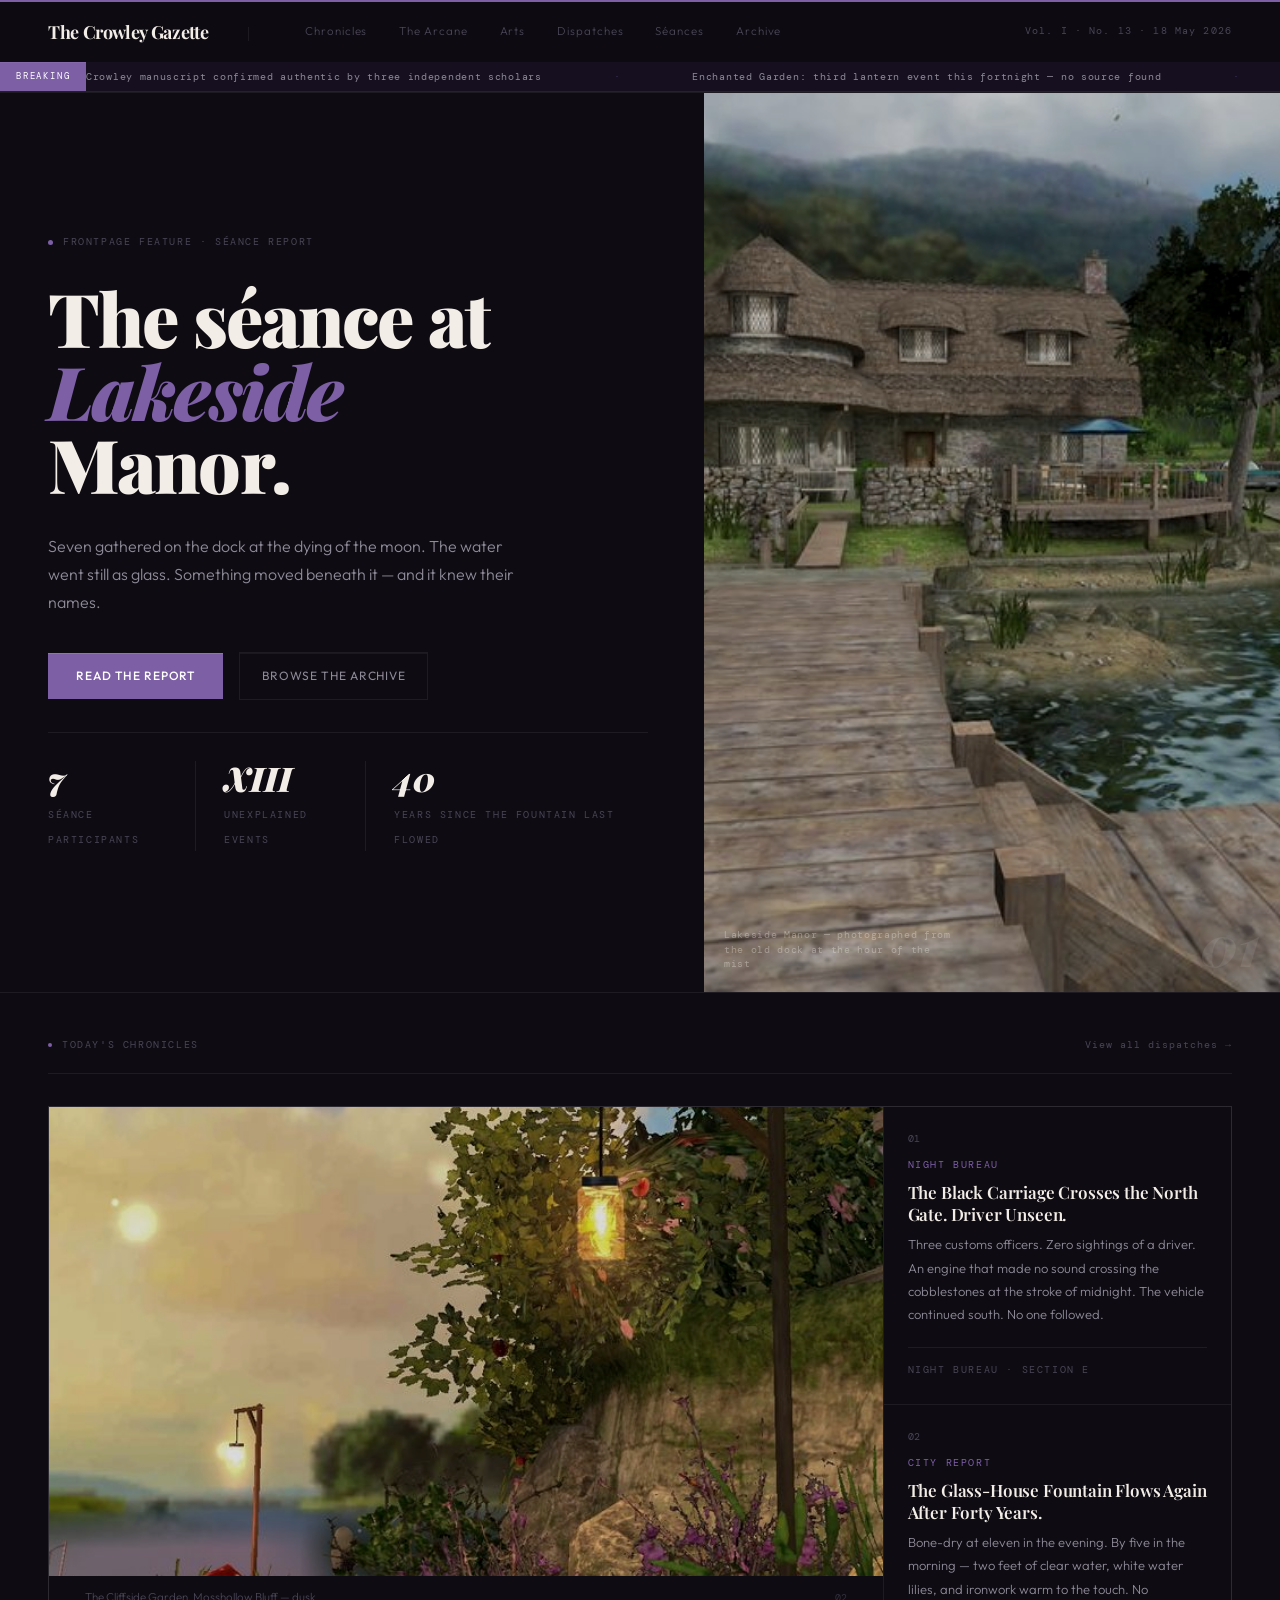
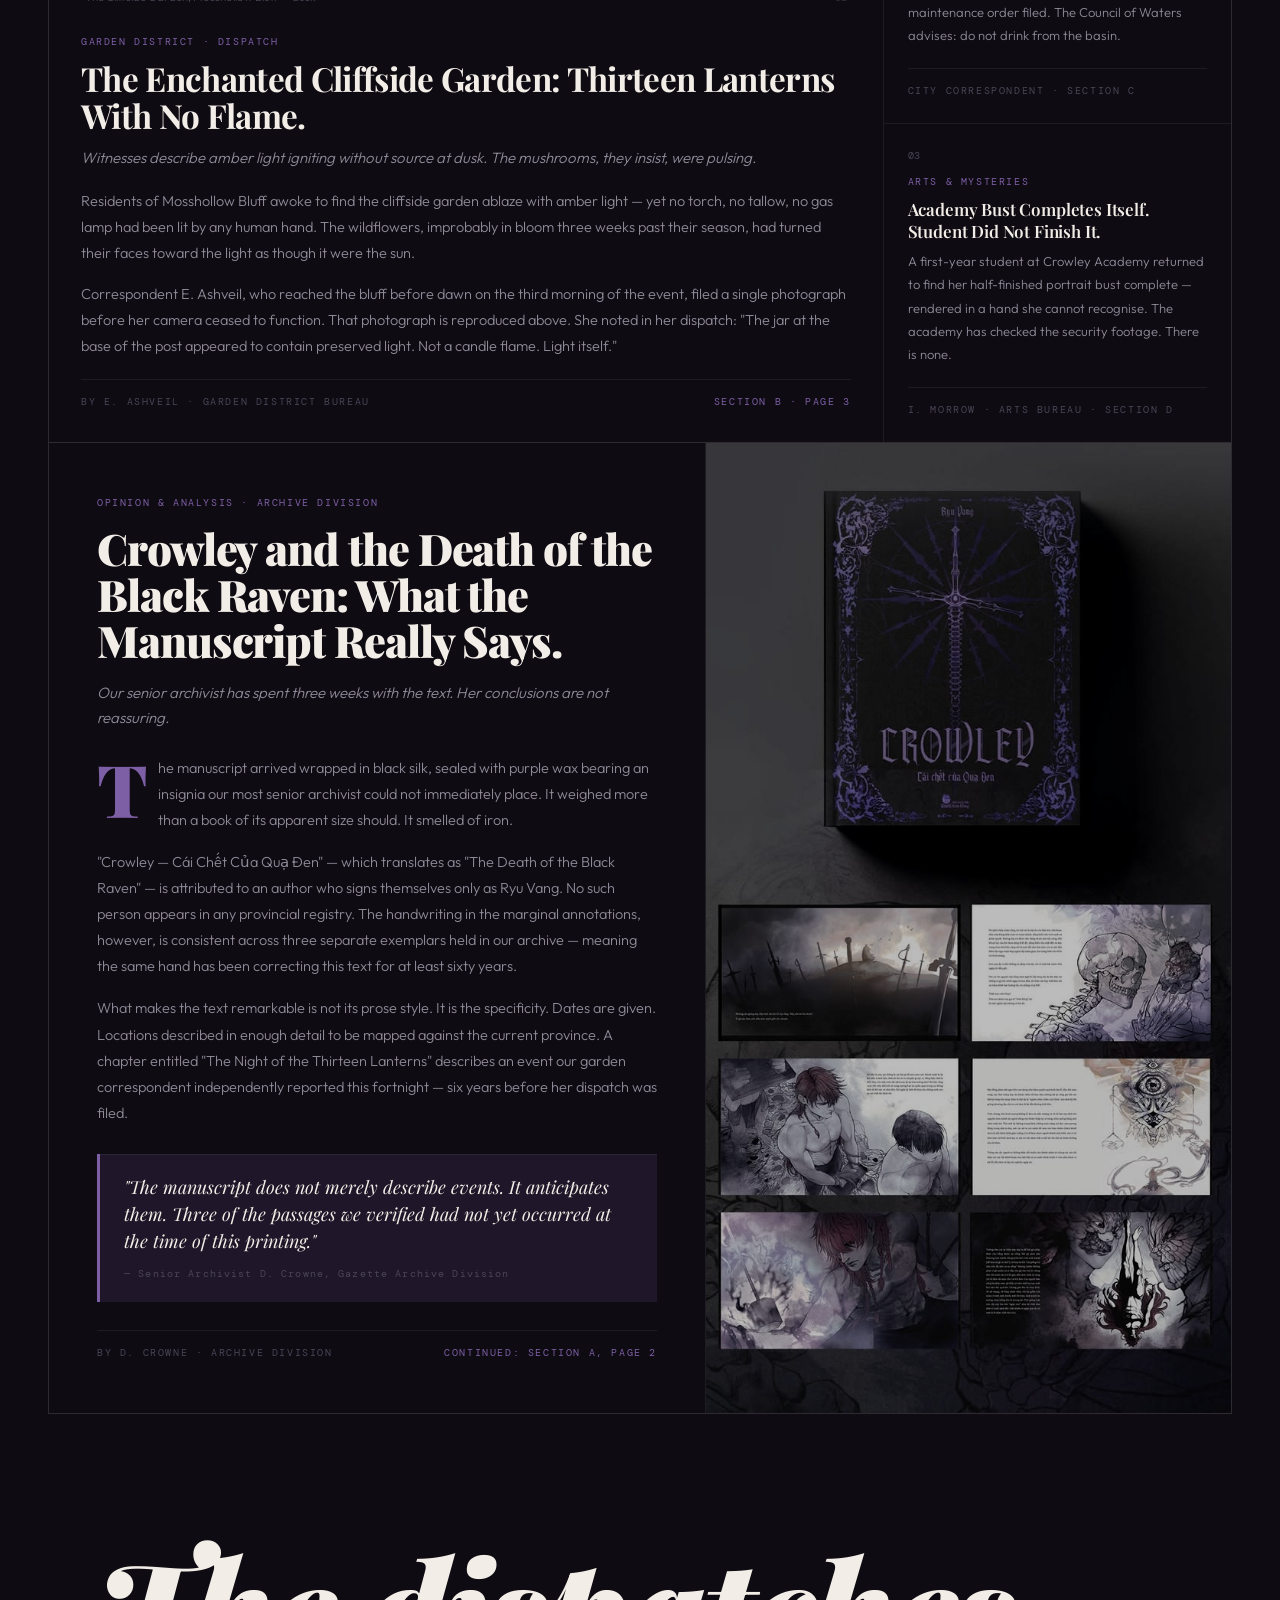
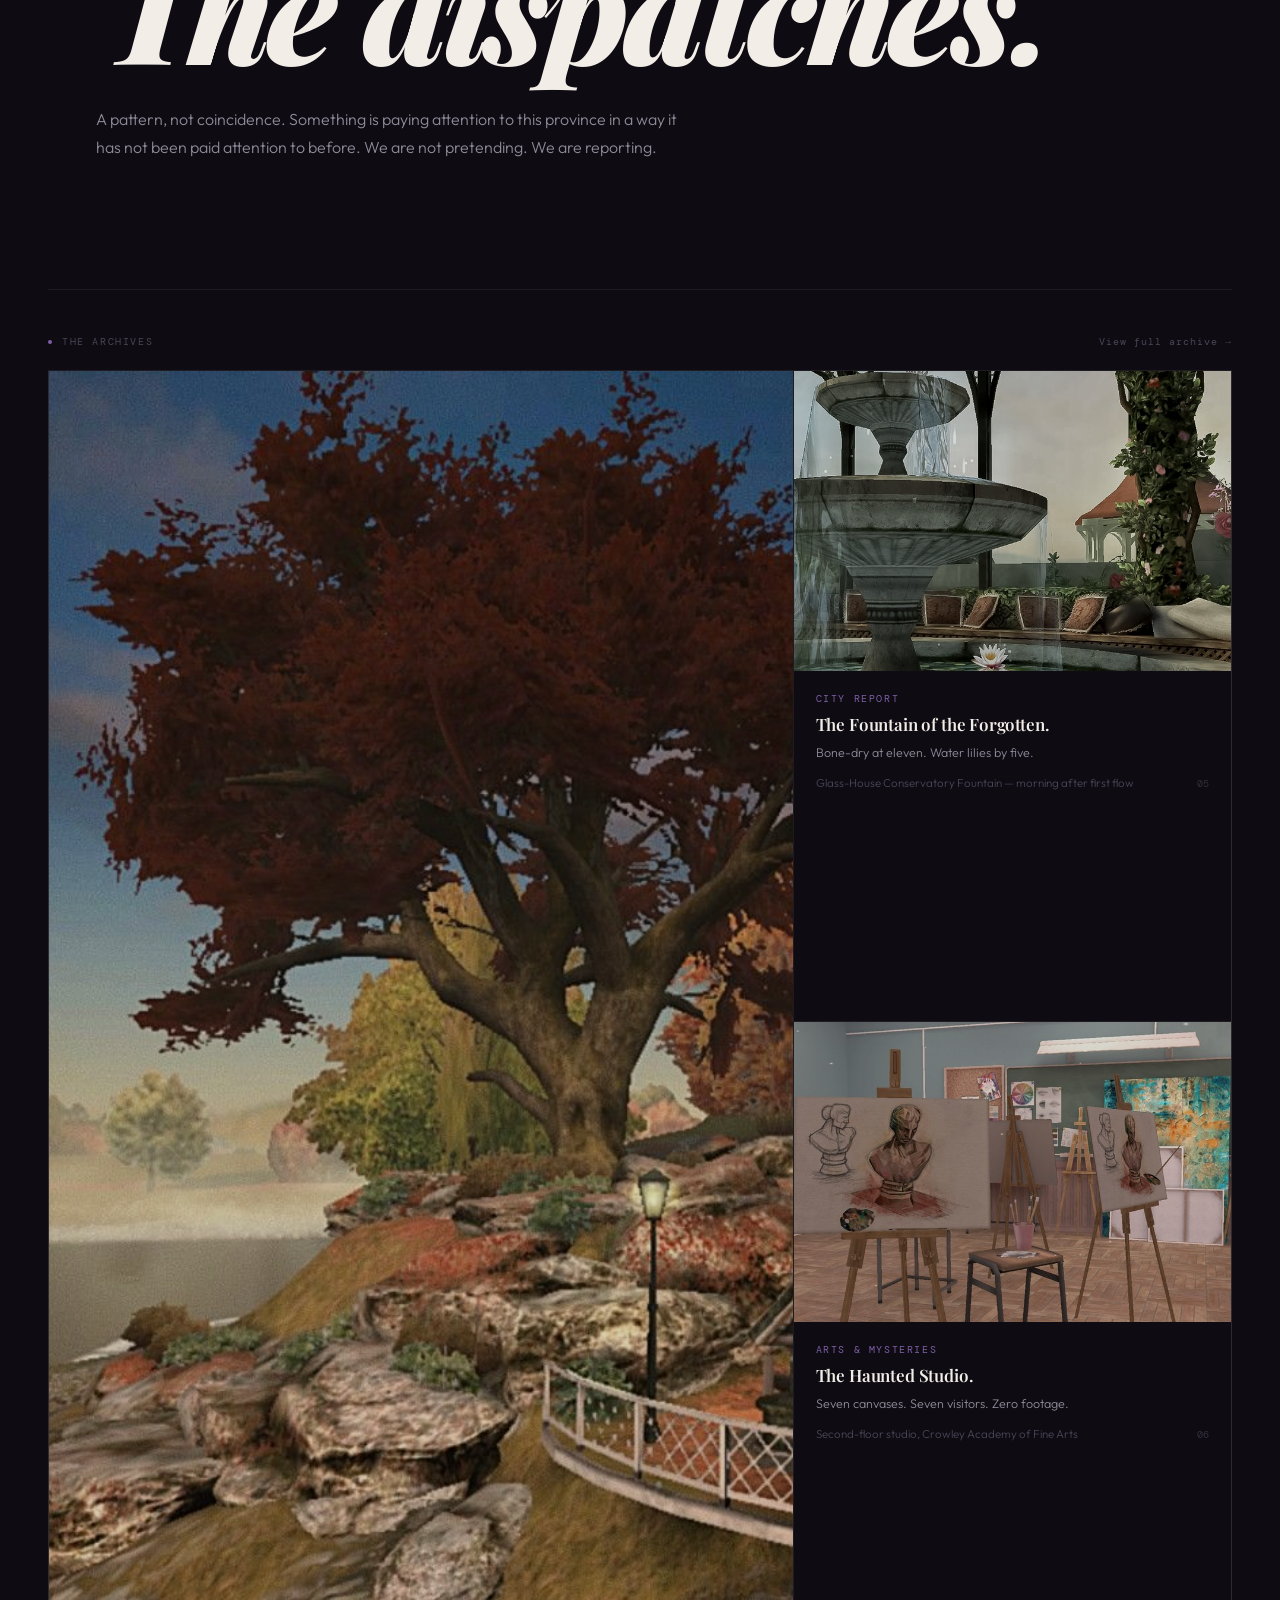
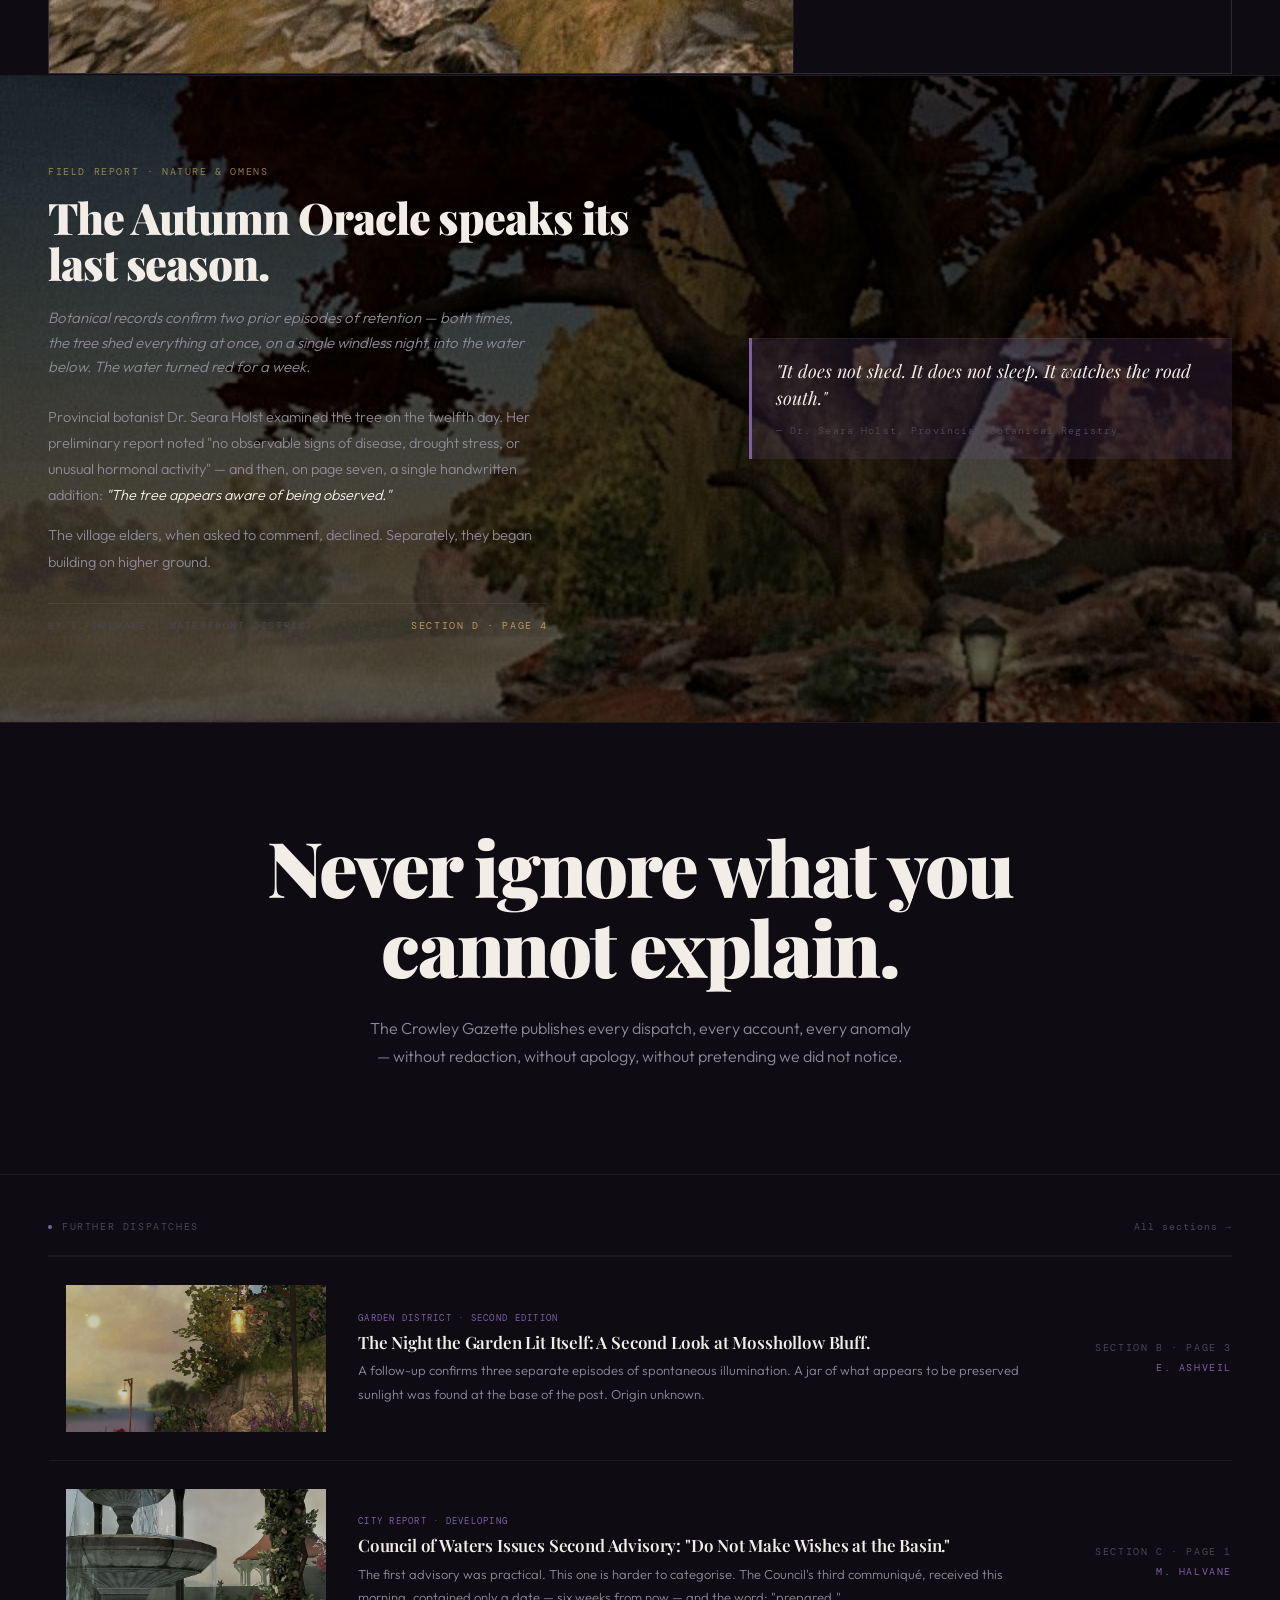
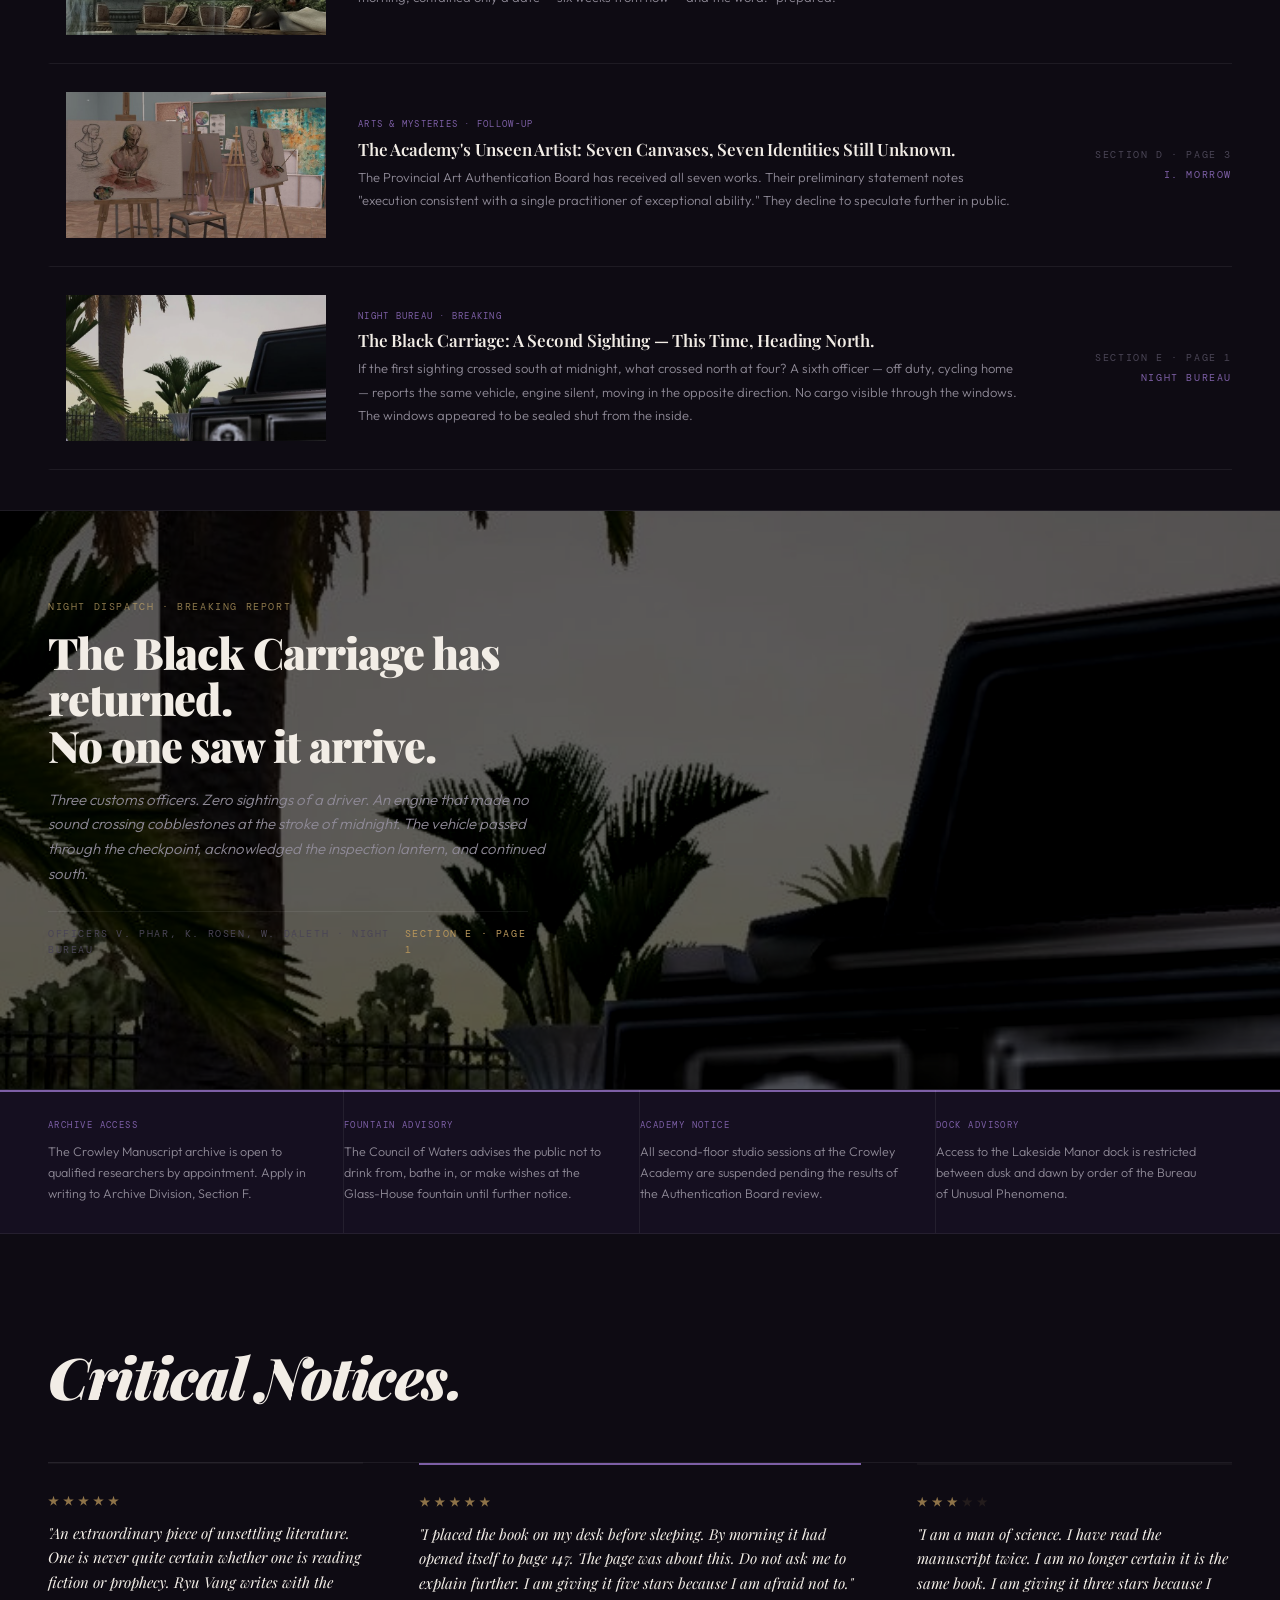
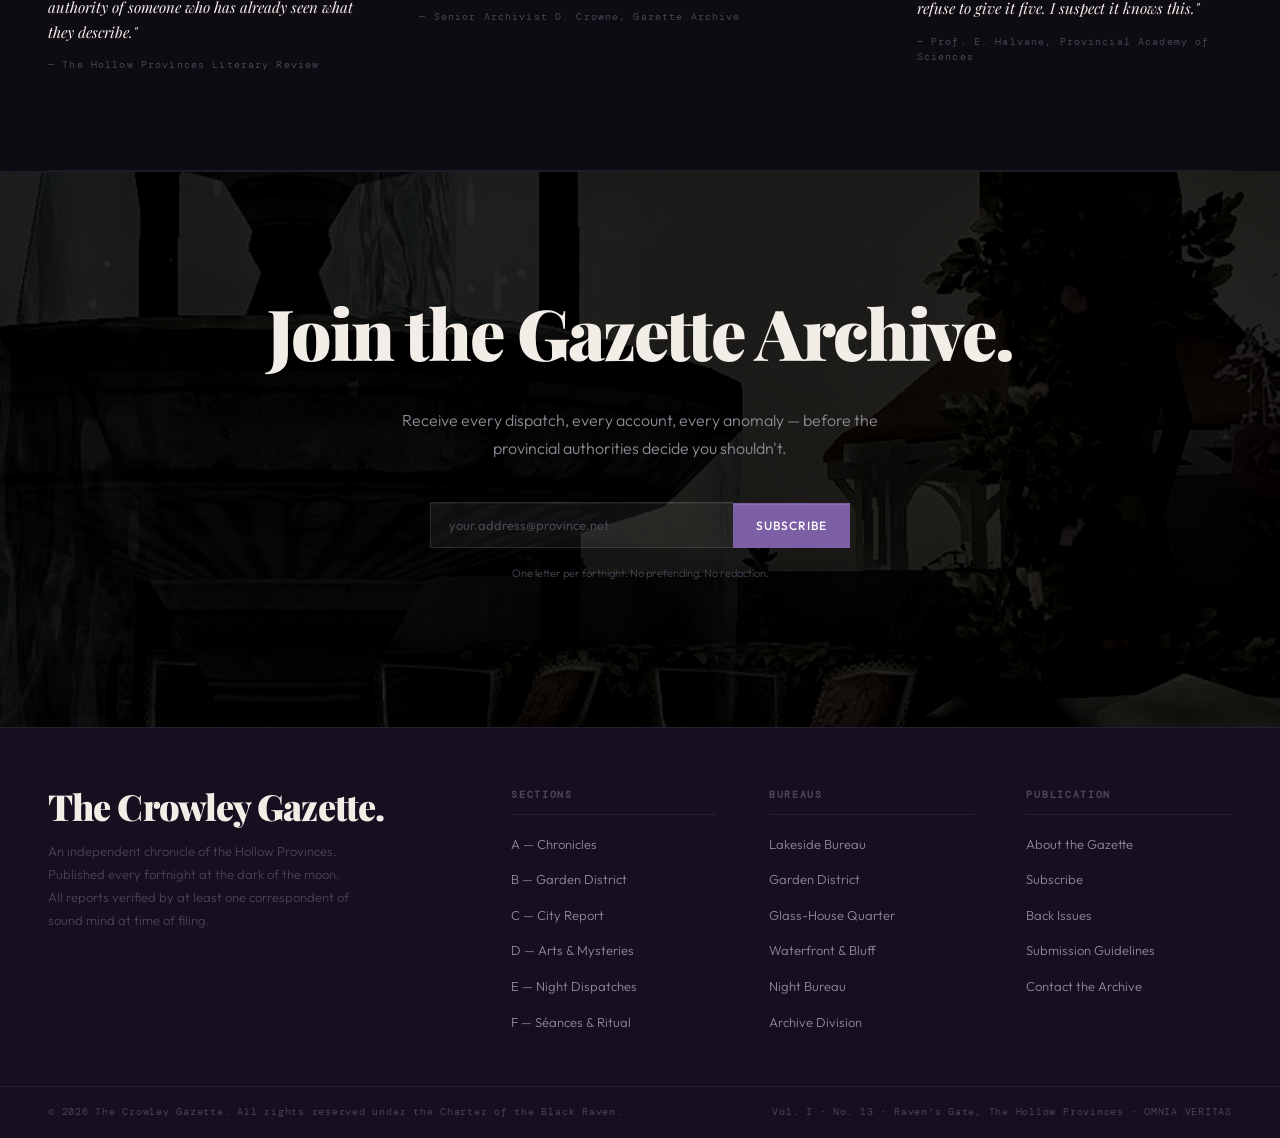
<file: index.html>
<!DOCTYPE html>
<html lang="en">
<head>
  <meta charset="UTF-8" />
  <meta name="viewport" content="width=device-width, initial-scale=1.0" />
  <title>The Crowley Gazette — Where Dark Truths Unravel</title>
  <link rel="preconnect" href="https://fonts.googleapis.com" />
  <link href="https://fonts.googleapis.com/css2?family=Playfair+Display:ital,wght@0,400;0,600;0,700;0,900;1,400;1,600;1,700&family=Outfit:wght@300;400;500;600&family=DM+Mono:ital,wght@0,300;0,400;1,300&display=swap" rel="stylesheet" />
  <style>
    /* ── TOKENS ───────────────────────────────────────────────── */
    :root {
      --bg:         #0e0b13;          /* warmer off-black, never pure #000 */
      --bg-1:       #150f20;          /* elevated surface */
      --bg-2:       #1d1730;          /* highest surface */
      --text:       #f2ede6;          /* warm off-white */
      --text-2:     #8f8a97;          /* muted body */
      --text-3:     #4a4555;          /* very muted labels */
      --accent:     #7d5fa6;          /* muted violet — sat ~42%, single accent */
      --accent-dim: rgba(125,95,166,0.15);
      --warm:       #b8965a;          /* muted amber — secondary only */
      --border:     rgba(255,255,255,0.065);
      --border-2:   rgba(255,255,255,0.035);
      --inner:      rgba(255,255,255,0.055); /* liquid-glass inner highlight */
      --ease-out:   cubic-bezier(0.16, 1, 0.3, 1);
      --ease-std:   cubic-bezier(0.4, 0, 0.2, 1);
    }

    *, *::before, *::after { box-sizing: border-box; margin: 0; padding: 0; }
    html { scroll-behavior: smooth; }

    body {
      background: var(--bg);
      color: var(--text);
      font-family: 'Outfit', system-ui, sans-serif;
      font-size: 16px;
      line-height: 1.6;
      -webkit-font-smoothing: antialiased;
      overflow-x: hidden;
    }

    img { display: block; width: 100%; }
    a   { text-decoration: none; color: inherit; }

    /* ── UTILITIES ────────────────────────────────────────────── */
    .mono {
      font-family: 'DM Mono', monospace;
      font-size: 11px;
      letter-spacing: 0.08em;
      color: var(--text-3);
    }

    .serif { font-family: 'Playfair Display', Georgia, serif; }

    .label {
      font-family: 'DM Mono', monospace;
      font-size: 10px;
      letter-spacing: 0.16em;
      text-transform: uppercase;
      color: var(--text-3);
    }

    .accent-text { color: var(--accent); }
    .warm-text   { color: var(--warm); }

    /* ── READING PROGRESS ─────────────────────────────────────── */
    #read-progress {
      position: fixed;
      top: 0; left: 0;
      height: 2px;
      width: 0%;
      background: linear-gradient(90deg, var(--accent), var(--warm));
      z-index: 9999;
      transition: width 0.1s linear;
    }

    /* ── SCROLL REVEAL ────────────────────────────────────────── */
    .reveal {
      opacity: 0;
      transform: translateY(22px);
      transition: opacity 0.75s var(--ease-out), transform 0.75s var(--ease-out);
    }
    .reveal.visible { opacity: 1; transform: translateY(0); }

    .reveal-delay-1 { transition-delay: 0.12s; }
    .reveal-delay-2 { transition-delay: 0.22s; }
    .reveal-delay-3 { transition-delay: 0.34s; }
    .reveal-delay-4 { transition-delay: 0.46s; }

    /* ── NAVIGATION ───────────────────────────────────────────── */
    .site-nav {
      position: sticky;
      top: 0;
      z-index: 100;
      background: rgba(14,11,19,0.92);
      backdrop-filter: blur(16px);
      -webkit-backdrop-filter: blur(16px);
      /* 2px accent stripe at very top — editorial touch */
      border-top: 2px solid var(--accent);
      border-bottom: 1px solid var(--border);
    }

    .nav-inner {
      display: flex;
      align-items: center;
      justify-content: space-between;
      max-width: 1400px;
      margin: 0 auto;
      padding: 0 48px;
      height: 60px;
      gap: 40px;
    }

    .nav-logo {
      font-family: 'Playfair Display', serif;
      font-size: 18px;
      font-weight: 700;
      letter-spacing: -0.02em;
      color: var(--text);
      white-space: nowrap;
      flex-shrink: 0;
    }

    /* Thin separator between logo and links */
    .nav-logo::after {
      content: '';
      display: inline-block;
      width: 1px;
      height: 14px;
      background: var(--border);
      margin-left: 40px;
      vertical-align: middle;
    }

    .nav-links {
      display: flex;
      align-items: center;
      gap: 0;
      list-style: none;
      flex: 1;
    }

    .nav-links li a {
      font-family: 'Outfit', sans-serif;
      font-size: 11.5px;
      font-weight: 300;         /* extreme contrast vs 700 logo */
      letter-spacing: 0.08em;
      color: var(--text-3);
      padding: 0 16px;
      height: 60px;
      display: flex;
      align-items: center;
      border-bottom: 2px solid transparent;
      transition: color 0.2s var(--ease-out), border-color 0.2s var(--ease-out);
      margin-bottom: -1px;      /* overlap the nav border-bottom */
    }
    .nav-links li a:hover {
      color: var(--text);
      border-bottom-color: var(--accent);
    }

    .nav-issue {
      font-family: 'DM Mono', monospace;
      font-size: 9.5px;
      letter-spacing: 0.12em;
      color: var(--text-3);
      white-space: nowrap;
      flex-shrink: 0;
    }

    /* ── MARQUEE TICKER ───────────────────────────────────────── */
    .ticker {
      border-bottom: 1px solid var(--border);
      overflow: hidden;
      display: flex;
      align-items: center;
      height: 30px;
      background: var(--bg-1);
    }

    .ticker-tag {
      background: var(--accent);
      flex-shrink: 0;
      padding: 0 16px;
      height: 100%;
      display: flex;
      align-items: center;
      font-family: 'DM Mono', monospace;
      font-size: 9px;
      letter-spacing: 0.2em;
      text-transform: uppercase;
      color: #fff;
      box-shadow: inset 0 1px 0 var(--inner);
    }

    .ticker-track {
      flex: 1;
      overflow: hidden;
      display: flex;
      align-items: center;
    }

    .ticker-items {
      display: flex;
      gap: 72px;
      animation: marquee 52s linear infinite;
      white-space: nowrap;
      will-change: transform;
    }

    .ticker-items span {
      font-family: 'DM Mono', monospace;
      font-size: 10px;
      letter-spacing: 0.07em;
      color: var(--text-2);
    }

    .ticker-items .dot {
      color: var(--accent);
      opacity: 0.4;
    }

    @keyframes marquee {
      from { transform: translateX(0); }
      to   { transform: translateX(-50%); }
    }

    /* ── LAYOUT WRAPPER ───────────────────────────────────────── */
    .wrap {
      max-width: 1400px;
      margin: 0 auto;
      padding: 0 48px;
    }

    /* ── SECTION LABEL ROW ────────────────────────────────────── */
    .section-label-row {
      display: flex;
      align-items: center;
      justify-content: space-between;
      padding: 44px 0 20px;
      border-bottom: 1px solid var(--border);
      margin-bottom: 0;
    }

    /* Accent pip before every section label */
    .section-label-row .label::before {
      content: '';
      display: inline-block;
      width: 4px;
      height: 4px;
      border-radius: 50%;
      background: var(--accent);
      margin-right: 10px;
      vertical-align: middle;
      position: relative;
      top: -1px;
    }

    .section-label-row .see-all {
      font-family: 'DM Mono', monospace;
      font-size: 10px;
      letter-spacing: 0.1em;
      color: var(--text-3);
      transition: color 0.2s;
    }
    .section-label-row .see-all:hover { color: var(--text-2); }

    /* ── ════════════════════════════════════════════════════════
       HERO
    ═══════════════════════════════════════════════════════════ */
    .hero {
      min-height: 100dvh;
      display: grid;
      grid-template-columns: 55fr 45fr;   /* intentionally off-center */
      align-items: stretch;
      border-bottom: 1px solid var(--border);
    }

    .hero-left {
      display: flex;
      flex-direction: column;
      justify-content: center;
      padding: 72px 56px 72px 48px;
      gap: 32px;
    }

    .hero-eyebrow {
      display: flex;
      align-items: center;
      gap: 10px;
    }

    .hero-eyebrow .dot {
      width: 5px; height: 5px;
      border-radius: 50%;
      background: var(--accent);
      flex-shrink: 0;
      animation: pulse 2.8s ease-in-out infinite;
    }

    @keyframes pulse {
      0%, 100% { opacity: 1; transform: scale(1); }
      50%       { opacity: 0.35; transform: scale(0.65); }
    }

    .hero-headline {
      font-family: 'Playfair Display', serif;
      font-size: clamp(48px, 5.8vw, 92px); /* pushed larger */
      font-weight: 900;
      line-height: 0.98;
      letter-spacing: -0.025em;
      color: var(--text);
    }

    .hero-headline em {
      font-style: italic;
      color: var(--accent);
    }

    .hero-dek {
      font-family: 'Outfit', sans-serif;
      font-size: 16px;
      font-weight: 300;
      line-height: 1.75;
      color: var(--text-2);
      max-width: 44ch;
    }

    .hero-links {
      display: flex;
      align-items: center;
      gap: 16px;
      padding-top: 4px;
    }

    .btn-primary {
      display: inline-flex;
      align-items: center;
      gap: 8px;
      background: var(--accent);
      color: #fff;
      padding: 13px 28px;
      font-family: 'Outfit', sans-serif;
      font-size: 12px;
      font-weight: 500;
      letter-spacing: 0.08em;
      text-transform: uppercase;
      transition: background 0.25s var(--ease-out), transform 0.12s;
      box-shadow: inset 0 1px 0 rgba(255,255,255,0.14);
    }
    .btn-primary:hover  { background: #6d4f94; }
    .btn-primary:active { transform: scale(0.97); }

    .btn-ghost {
      display: inline-flex;
      align-items: center;
      gap: 8px;
      border: 1px solid var(--border);
      color: var(--text-2);
      padding: 13px 22px;
      font-family: 'Outfit', sans-serif;
      font-size: 12px;
      font-weight: 400;
      letter-spacing: 0.06em;
      text-transform: uppercase;
      transition: border-color 0.25s, color 0.25s, transform 0.12s;
      box-shadow: inset 0 1px 0 var(--inner);
    }
    .btn-ghost:hover  { border-color: rgba(255,255,255,0.2); color: var(--text); }
    .btn-ghost:active { transform: scale(0.97); }

    /* Hero stats — left-border accent, editorial */
    .hero-meta {
      padding-top: 28px;
      border-top: 1px solid var(--border);
      display: flex;
      gap: 0;
    }

    .hero-stat {
      padding: 0 28px 0 0;
      border-right: 1px solid var(--border);
      margin-right: 28px;
    }
    .hero-stat:last-child { border-right: none; margin-right: 0; }

    .hero-stat strong {
      display: block;
      font-family: 'Playfair Display', serif;
      font-size: 34px;
      font-weight: 900;
      font-style: italic;          /* italic numerals — editorial */
      color: var(--text);
      line-height: 1;
      margin-bottom: 5px;
    }

    .hero-right {
      position: relative;
      overflow: hidden;
    }

    .hero-right img {
      width: 100%;
      height: 100%;
      object-fit: cover;
      filter: brightness(0.82) saturate(0.88) contrast(1.04);
      transition: transform 1.4s var(--ease-out), filter 0.7s;
    }
    .hero-right:hover img {
      transform: scale(1.035);
      filter: brightness(0.88) saturate(0.95);
    }

    .hero-img-meta {
      position: absolute;
      bottom: 20px;
      left: 20px;
      right: 20px;
      display: flex;
      justify-content: space-between;
      align-items: flex-end;
    }

    .hero-img-caption {
      font-family: 'DM Mono', monospace;
      font-size: 9.5px;
      color: rgba(242,237,230,0.38);
      letter-spacing: 0.07em;
      max-width: 38ch;
      line-height: 1.55;
    }

    .hero-img-num {
      font-family: 'Playfair Display', serif;
      font-size: 56px;
      font-weight: 900;
      font-style: italic;
      color: rgba(255,255,255,0.09);  /* slightly more visible as design element */
      line-height: 1;
      flex-shrink: 0;
    }

    /* ── ════════════════════════════════════════════════════════
       CHRONICLES — ASYMMETRIC GRID
    ═══════════════════════════════════════════════════════════ */
    .chronicles-grid {
      display: grid;
      grid-template-columns: 2.4fr 1fr;   /* more asymmetric */
      gap: 1px;
      background: var(--border);
      border: 1px solid var(--border);
      margin-top: 32px;
    }

    .chronicle-main { background: var(--bg); }

    .chronicle-main .img-block {
      overflow: hidden;
      aspect-ratio: 16/9;
    }

    .chronicle-main .img-block img {
      height: 100%;
      object-fit: cover;
      filter: saturate(0.82) brightness(0.86) contrast(1.04);
      transition: transform 0.9s var(--ease-out);
    }
    .chronicle-main:hover .img-block img { transform: scale(1.04); }

    .chronicle-body { padding: 28px 32px 32px; }

    .chronicle-sidebar {
      background: var(--bg);
      display: flex;
      flex-direction: column;
      counter-reset: sidebar-story;
    }

    .sidebar-story {
      padding: 24px 24px;
      border-bottom: 1px solid var(--border);
      flex: 1;
      position: relative;
      transition: background 0.25s var(--ease-out);
      counter-increment: sidebar-story;
    }
    .sidebar-story:last-child { border-bottom: none; }
    .sidebar-story:hover { background: var(--bg-1); }

    /* Auto-counter numbers */
    .sidebar-story::before {
      content: counter(sidebar-story, decimal-leading-zero);
      font-family: 'DM Mono', monospace;
      font-size: 10px;
      color: var(--text-3);
      letter-spacing: 0.08em;
      display: block;
      margin-bottom: 10px;
    }

    /* ── ════════════════════════════════════════════════════════
       ARTICLE TYPOGRAPHY ATOMS
    ═══════════════════════════════════════════════════════════ */
    .hed-xl {
      font-family: 'Playfair Display', serif;
      font-size: clamp(32px, 3.4vw, 54px);  /* larger */
      font-weight: 900;
      line-height: 1.06;
      letter-spacing: -0.025em;
      color: var(--text);
    }

    .hed-lg {
      font-family: 'Playfair Display', serif;
      font-size: clamp(24px, 2.6vw, 40px);  /* larger */
      font-weight: 700;
      line-height: 1.1;
      letter-spacing: -0.02em;
      color: var(--text);
    }

    .hed-md {
      font-family: 'Playfair Display', serif;
      font-size: clamp(18px, 2vw, 28px);    /* larger */
      font-weight: 700;
      line-height: 1.18;
      letter-spacing: -0.015em;
      color: var(--text);
    }

    .hed-sm {
      font-family: 'Playfair Display', serif;
      font-size: 17px;
      font-weight: 600;
      line-height: 1.3;
      letter-spacing: -0.01em;
      color: var(--text);
    }

    .dek {
      font-family: 'Outfit', sans-serif;
      font-size: 15px;
      font-style: italic;
      font-weight: 300;
      color: var(--text-2);
      line-height: 1.65;
    }

    .body-text {
      font-family: 'Outfit', sans-serif;
      font-size: 14.5px;
      font-weight: 300;
      line-height: 1.8;           /* more generous */
      color: var(--text-2);
    }
    .body-text p + p { margin-top: 14px; }

    .art-meta {
      margin-top: 20px;
      padding-top: 14px;
      border-top: 1px solid var(--border);
      display: flex;
      align-items: center;
      justify-content: space-between;
    }

    /* ── IMAGE LABEL (outside/below, taste-skill + Swiss rule) ── */
    .img-label-row {
      display: flex;
      align-items: baseline;
      justify-content: space-between;
      padding: 10px 0 0;
    }

    .img-label-row .img-title {
      font-family: 'Outfit', sans-serif;
      font-size: 11.5px;
      font-weight: 300;
      color: var(--text-3);
    }

    .img-label-row .img-num {
      font-family: 'DM Mono', monospace;
      font-size: 10px;
      color: var(--text-3);
      opacity: 0.6;
    }

    /* ── PULL QUOTE ───────────────────────────────────────────── */
    .pull-quote {
      margin: 28px 0;
      padding: 20px 24px;
      border-left: 3px solid var(--accent);  /* thicker */
      background: var(--accent-dim);
      box-shadow: inset 0 1px 0 var(--inner);
    }

    .pull-quote p {
      font-family: 'Playfair Display', serif;
      font-style: italic;
      font-size: 18px;
      line-height: 1.5;
      color: var(--text);
    }

    .pull-quote cite {
      display: block;
      margin-top: 12px;
      font-family: 'DM Mono', monospace;
      font-size: 9.5px;
      letter-spacing: 0.12em;
      color: var(--text-3);
      font-style: normal;
    }

    /* ── ════════════════════════════════════════════════════════
       MANUSCRIPT SECTION — SPLIT SCREEN
    ═══════════════════════════════════════════════════════════ */
    .manuscript-split {
      display: grid;
      grid-template-columns: 1.25fr 1fr;  /* slightly more text-heavy */
      gap: 1px;
      background: var(--border);
      border: 1px solid var(--border);
      border-top: none;
    }

    .manuscript-text {
      background: var(--bg);
      padding: 52px 48px;
    }

    .manuscript-image {
      background: var(--bg-1);
      position: relative;
      overflow: hidden;
    }

    .manuscript-image img {
      height: 100%;
      object-fit: cover;
      filter: saturate(0.65) brightness(0.72) contrast(1.06);
      transition: transform 1s var(--ease-out);
    }
    .manuscript-image:hover img { transform: scale(1.03); }

    /* Drop cap — larger, more impactful */
    .dropcap::first-letter {
      font-family: 'Playfair Display', serif;
      font-size: 5em;
      font-weight: 900;
      float: left;
      line-height: 0.76;
      margin-right: 10px;
      margin-top: 6px;
      color: var(--accent);
    }

    /* ── ════════════════════════════════════════════════════════
       TYPOGRAPHIC CLARITY MOMENT
    ═══════════════════════════════════════════════════════════ */
    .clarity-section {
      padding: 128px 48px;
      border-bottom: 1px solid var(--border);
      max-width: 1400px;
      margin: 0 auto;
    }

    .clarity-section .clarity-word {
      font-family: 'Playfair Display', serif;
      font-size: clamp(80px, 11vw, 160px); /* maximised */
      font-weight: 900;
      font-style: italic;
      line-height: 0.93;
      letter-spacing: -0.035em;
      color: var(--text);
    }

    .clarity-section .clarity-sub {
      font-family: 'Outfit', sans-serif;
      font-size: 16px;
      font-weight: 300;
      color: var(--text-2);
      margin-top: 32px;
      max-width: 54ch;
      line-height: 1.75;
    }

    /* ── ════════════════════════════════════════════════════════
       ARCHIVE GRID — 2×2 ASYMMETRIC
    ═══════════════════════════════════════════════════════════ */
    .archive-grid {
      display: grid;
      grid-template-columns: 1.7fr 1fr;  /* more asymmetric */
      grid-template-rows: auto auto;
      gap: 1px;
      background: var(--border);
      border: 1px solid var(--border);
      border-top: none;
    }

    .archive-cell {
      background: var(--bg);
      overflow: hidden;
      transition: background 0.25s;
    }
    .archive-cell:hover { background: var(--bg-1); }

    .archive-cell .img-block { overflow: hidden; }

    .archive-cell .img-block img {
      width: 100%;
      height: 300px;           /* taller */
      object-fit: cover;
      filter: saturate(0.78) brightness(0.84) contrast(1.04);
      transition: transform 0.9s var(--ease-out), filter 0.5s;
    }
    .archive-cell:hover .img-block img {
      transform: scale(1.04);
      filter: saturate(0.88) brightness(0.9);
    }

    .archive-cell.tall .img-block img { height: 100%; min-height: 460px; }

    .archive-cell-body { padding: 20px 22px 24px; }

    /* ── ════════════════════════════════════════════════════════
       FEATURE — FULL BLEED WITH OVERLAY
    ═══════════════════════════════════════════════════════════ */
    .feature-full {
      position: relative;
      border-top: 1px solid var(--border);
      border-bottom: 1px solid var(--border);
      overflow: hidden;
      min-height: 580px;
    }

    .feature-full img {
      width: 100%;
      height: 100%;
      min-height: 580px;
      object-fit: cover;
      filter: brightness(0.38) saturate(0.65) contrast(1.1);
      position: absolute;
      inset: 0;
      transition: transform 1.4s var(--ease-out);
    }
    .feature-full:hover img { transform: scale(1.03); }

    .feature-overlay {
      position: relative;
      z-index: 1;
      max-width: 1400px;
      margin: 0 auto;
      padding: 88px 48px;
      display: grid;
      grid-template-columns: 1.3fr 1fr;
      gap: 72px;
      align-items: center;
    }

    /* ── ════════════════════════════════════════════════════════
       DISPATCH STATEMENT SECTION
    ═══════════════════════════════════════════════════════════ */
    .dispatch-statement {
      padding: 104px 0;
      border-bottom: 1px solid var(--border);
      text-align: center;
    }

    .dispatch-statement .big-text {
      font-family: 'Playfair Display', serif;
      font-size: clamp(42px, 6vw, 88px);
      font-weight: 900;
      line-height: 1.04;
      letter-spacing: -0.03em;
      color: var(--text);
      max-width: 17ch;
      margin: 0 auto;
    }

    .dispatch-statement .sub {
      margin-top: 28px;
      font-family: 'Outfit', sans-serif;
      font-size: 16px;
      font-weight: 300;
      color: var(--text-2);
      max-width: 50ch;
      margin-left: auto;
      margin-right: auto;
      line-height: 1.75;
    }

    /* ── ════════════════════════════════════════════════════════
       DISPATCHES LIST — DIVIDER STYLE (NO CARDS)
    ═══════════════════════════════════════════════════════════ */
    .dispatch-list { border-top: 1px solid var(--border); }

    .dispatch-row {
      display: grid;
      grid-template-columns: 260px 1fr 180px;
      gap: 32px;
      align-items: center;
      padding: 28px 0;
      border-bottom: 1px solid var(--border);
      border-left: 2px solid transparent;          /* clean hover reveal */
      padding-left: 16px;
      transition:
        background 0.25s var(--ease-out),
        border-left-color 0.25s var(--ease-out);
    }
    .dispatch-row:hover {
      background: var(--bg-1);
      border-left-color: var(--accent);            /* border-left reveal on hover */
    }

    .dispatch-row .d-img {
      overflow: hidden;
      aspect-ratio: 16/9;
    }

    .dispatch-row .d-img img {
      width: 100%;
      height: 100%;
      object-fit: cover;
      filter: saturate(0.72) brightness(0.82);
      transition: transform 0.65s var(--ease-out);
    }
    .dispatch-row:hover .d-img img { transform: scale(1.06); }

    .dispatch-row .d-section {
      font-family: 'DM Mono', monospace;
      font-size: 9px;
      letter-spacing: 0.14em;
      text-transform: uppercase;
      color: var(--accent);
      margin-bottom: 6px;
    }

    /* ── ════════════════════════════════════════════════════════
       REVIEWS — SWISS DIVIDE-Y STYLE
    ═══════════════════════════════════════════════════════════ */
    .reviews-section {
      padding: 96px 0;
      border-bottom: 1px solid var(--border);
    }

    .reviews-heading {
      font-family: 'Playfair Display', serif;
      font-size: clamp(40px, 4.5vw, 68px);
      font-weight: 900;
      font-style: italic;
      letter-spacing: -0.025em;
      margin-bottom: 0;
    }

    /* Swiss: divide-y instead of scattered layout */
    .reviews-scatter {
      display: grid;
      grid-template-columns: 1fr 1.4fr 1fr;
      gap: 0 56px;
      align-items: start;
      border-top: 1px solid var(--border);
      margin-top: 40px;
    }

    .review-item {
      display: flex;
      flex-direction: column;
      gap: 14px;
      padding-top: 32px;
      border-top: 2px solid var(--border-2);
      margin-top: -1px;
    }

    /* Remove scattered offsets — Swiss grid is structured */
    .review-item:nth-child(2) { margin-top: 0; }
    .review-item:nth-child(3) { margin-top: 0; }

    /* Center review gets accent top border */
    .review-item:nth-child(2) { border-top-color: var(--accent); }

    .review-stars {
      display: flex;
      gap: 4px;
    }

    .review-stars span {
      width: 11px; height: 11px;
      background: var(--warm);
      clip-path: polygon(50% 0%,61% 35%,98% 35%,68% 57%,79% 91%,50% 70%,21% 91%,32% 57%,2% 35%,39% 35%);
      opacity: 0.75;
    }
    .review-stars span.empty { opacity: 0.12; }

    .review-text {
      font-family: 'Playfair Display', serif;
      font-style: italic;
      font-size: 15px;
      line-height: 1.65;
      color: var(--text);
    }

    .review-author {
      font-family: 'DM Mono', monospace;
      font-size: 9.5px;
      letter-spacing: 0.12em;
      color: var(--text-3);
    }

    /* ── ════════════════════════════════════════════════════════
       BANNER CTA — JOIN
    ═══════════════════════════════════════════════════════════ */
    .join-banner {
      position: relative;
      overflow: hidden;
      border-top: 1px solid var(--border);
    }

    .join-banner-bg { position: absolute; inset: 0; }

    .join-banner-bg img {
      height: 100%;
      object-fit: cover;
      filter: brightness(0.18) saturate(0.45) contrast(1.1);
    }

    .join-inner {
      position: relative;
      z-index: 1;
      max-width: 1400px;
      margin: 0 auto;
      padding: 104px 48px;
      text-align: center;
    }

    .join-inner h2 {
      font-family: 'Playfair Display', serif;
      font-size: clamp(38px, 5.5vw, 76px);
      font-weight: 900;
      letter-spacing: -0.03em;
      color: var(--text);
      margin-bottom: 18px;
    }

    .join-inner p {
      font-family: 'Outfit', sans-serif;
      font-size: 16px;
      font-weight: 300;
      color: var(--text-2);
      max-width: 48ch;
      margin: 0 auto 40px;
      line-height: 1.75;
    }

    .join-form {
      display: flex;
      align-items: center;
      max-width: 420px;
      margin: 0 auto;
    }

    .join-form input {
      flex: 1;
      background: rgba(255,255,255,0.055);
      border: 1px solid rgba(255,255,255,0.11);
      border-right: none;
      padding: 14px 18px;
      font-family: 'Outfit', sans-serif;
      font-size: 13px;
      color: var(--text);
      outline: none;
      box-shadow: inset 0 1px 0 var(--inner);
      transition: border-color 0.25s;
    }
    .join-form input::placeholder { color: var(--text-3); }
    .join-form input:focus { border-color: rgba(255,255,255,0.2); }

    .join-form button {
      background: var(--accent);
      border: 1px solid var(--accent);
      padding: 14px 22px;
      font-family: 'Outfit', sans-serif;
      font-size: 12px;
      font-weight: 500;
      letter-spacing: 0.08em;
      text-transform: uppercase;
      color: #fff;
      cursor: pointer;
      transition: background 0.25s, transform 0.12s;
      white-space: nowrap;
      box-shadow: inset 0 1px 0 rgba(255,255,255,0.12);
    }
    .join-form button:hover  { background: #6d4f94; }
    .join-form button:active { transform: scale(0.97); }

    /* ── ════════════════════════════════════════════════════════
       FOOTER
    ═══════════════════════════════════════════════════════════ */
    .site-footer {
      border-top: 1px solid var(--border);
      background: var(--bg-1);
    }

    .footer-top {
      max-width: 1400px;
      margin: 0 auto;
      padding: 60px 48px 52px;
      display: grid;
      grid-template-columns: 2fr 1fr 1fr 1fr;   /* more space for logo/about */
      gap: 52px;
    }

    .footer-logo {
      font-family: 'Playfair Display', serif;
      font-size: 36px;             /* larger — editorial anchor */
      font-weight: 900;
      letter-spacing: -0.025em;
      color: var(--text);
      margin-bottom: 16px;
      line-height: 1;
    }

    .footer-about {
      font-family: 'Outfit', sans-serif;
      font-size: 13px;
      font-weight: 300;
      color: var(--text-3);
      line-height: 1.75;
      max-width: 34ch;
    }

    .footer-col h5 {
      font-family: 'DM Mono', monospace;
      font-size: 9.5px;
      letter-spacing: 0.18em;
      text-transform: uppercase;
      color: var(--text-3);
      margin-bottom: 16px;
      padding-bottom: 10px;
      border-bottom: 1px solid var(--border);
    }

    .footer-col ul {
      list-style: none;
      display: flex;
      flex-direction: column;
      gap: 10px;
    }

    .footer-col ul li a {
      font-family: 'Outfit', sans-serif;
      font-size: 13px;
      font-weight: 300;
      color: var(--text-2);
      transition: color 0.2s;
    }
    .footer-col ul li a:hover { color: var(--text); }

    .footer-bottom {
      max-width: 1400px;
      margin: 0 auto;
      padding: 18px 48px;
      border-top: 1px solid var(--border);
      display: flex;
      justify-content: space-between;
      align-items: center;
    }

    .footer-bottom p {
      font-family: 'DM Mono', monospace;
      font-size: 9.5px;
      letter-spacing: 0.08em;
      color: var(--text-3);
    }

    /* ── NOTICES BAND ─────────────────────────────────────────── */
    .notices-band {
      border-top: none;
      border-bottom: 1px solid var(--border);
      background: var(--bg-1);
      /* Accent stripe at top */
      box-shadow: inset 0 2px 0 var(--accent);
    }

    .notices-inner {
      max-width: 1400px;
      margin: 0 auto;
      padding: 0 48px;
      display: grid;
      grid-template-columns: repeat(4, 1fr);
    }

    .notice-cell {
      padding: 28px 28px 28px 0;
      border-right: 1px solid var(--border);
      padding-right: 28px;
    }
    .notice-cell:last-child { border-right: none; }
    .notice-cell:first-child { padding-left: 0; }

    .notice-cell .notice-tag {
      font-family: 'DM Mono', monospace;
      font-size: 9px;
      letter-spacing: 0.16em;
      text-transform: uppercase;
      color: var(--accent);
      margin-bottom: 8px;
    }

    .notice-cell p {
      font-family: 'Outfit', sans-serif;
      font-size: 12.5px;
      font-weight: 300;
      color: var(--text-2);
      line-height: 1.7;
    }

    /* ── RESPONSIVE ───────────────────────────────────────────── */
    @media (max-width: 1024px) {
      .hero                { grid-template-columns: 1fr; min-height: auto; }
      .hero-right          { min-height: 52vw; }
      .hero-left           { padding: 56px 48px; }
      .chronicles-grid     { grid-template-columns: 1fr; }
      .manuscript-split    { grid-template-columns: 1fr; }
      .manuscript-image    { min-height: 340px; }
      .manuscript-image img{ height: 340px; }
      .archive-grid        { grid-template-columns: 1fr; }
      .feature-overlay     { grid-template-columns: 1fr; gap: 32px; padding: 52px 48px; }
      .dispatch-row        { grid-template-columns: 160px 1fr; }
      .dispatch-row > *:last-child { display: none; }
      .reviews-scatter     { grid-template-columns: 1fr 1fr; gap: 0 40px; }
      .reviews-scatter > *:nth-child(3) { display: none; }
      .footer-top          { grid-template-columns: 1fr 1fr; }
      .notices-inner       { grid-template-columns: 1fr 1fr; }
    }

    @media (max-width: 768px) {
      .wrap { padding: 0 20px; }
      .nav-inner { padding: 0 20px; }
      .nav-links { display: none; }
      .nav-logo::after { display: none; }
      .hero-left { padding: 48px 20px; }
      .chronicle-body, .manuscript-text, .archive-cell-body { padding: 22px 20px; }
      .clarity-section { padding: 72px 20px; }
      .feature-overlay { padding: 44px 20px; grid-template-columns: 1fr; gap: 28px; }
      .dispatch-row { grid-template-columns: 1fr; padding-left: 16px; }
      .dispatch-row .d-img { display: none; }
      .reviews-scatter { grid-template-columns: 1fr; gap: 0; }
      .reviews-scatter > *:nth-child(2),
      .reviews-scatter > *:nth-child(3) { display: none; }
      .join-inner { padding: 64px 20px; }
      .join-form { flex-direction: column; }
      .join-form input { border-right: 1px solid rgba(255,255,255,0.11); }
      .join-form input, .join-form button { width: 100%; }
      .footer-top { grid-template-columns: 1fr; padding: 40px 20px; }
      .footer-bottom { padding: 16px 20px; flex-direction: column; gap: 8px; text-align: center; }
      .notices-inner { grid-template-columns: 1fr; }
      .notice-cell { border-right: none; border-bottom: 1px solid var(--border); padding-left: 0; padding-right: 0; }
    }

    @media (prefers-reduced-motion: reduce) {
      *, *::before, *::after {
        animation-duration: 0.01ms !important;
        transition-duration: 0.01ms !important;
      }
    }
  </style>
</head>
<body>

<div id="read-progress"></div>

<!-- ════════════════════════════════════════════════════════════
     NAV
═════════════════════════════════════════════════════════════ -->
<header class="site-nav">
  <div class="nav-inner">
    <a href="#" class="nav-logo">The Crowley Gazette</a>
    <ul class="nav-links">
      <li><a href="#">Chronicles</a></li>
      <li><a href="#">The Arcane</a></li>
      <li><a href="#">Arts</a></li>
      <li><a href="#">Dispatches</a></li>
      <li><a href="#">Séances</a></li>
      <li><a href="#">Archive</a></li>
    </ul>
    <span class="nav-issue">Vol. I · No. 13 · 18 May 2026</span>
  </div>
  <!-- ticker -->
  <div class="ticker">
    <div class="ticker-tag">Breaking</div>
    <div class="ticker-track">
      <div class="ticker-items" id="ticker-items">
        <span>Crowley manuscript confirmed authentic by three independent scholars</span>
        <span class="dot">·</span>
        <span>Enchanted Garden: third lantern event this fortnight — no source found</span>
        <span class="dot">·</span>
        <span>Black Carriage crosses North Gate at midnight — driver's seat empty</span>
        <span class="dot">·</span>
        <span>Glass-House fountain flows again after 40 years of silence</span>
        <span class="dot">·</span>
        <span>Art Academy studio: seventh canvas completed by an unseen hand</span>
        <span class="dot">·</span>
        <span>Red Maple at the Waterfront has not shed a single leaf in forty days</span>
        <span class="dot">·</span>
        <span>Crowley manuscript confirmed authentic by three independent scholars</span>
        <span class="dot">·</span>
        <span>Enchanted Garden: third lantern event this fortnight — no source found</span>
        <span class="dot">·</span>
        <span>Black Carriage crosses North Gate at midnight — driver's seat empty</span>
        <span class="dot">·</span>
        <span>Glass-House fountain flows again after 40 years of silence</span>
        <span class="dot">·</span>
        <span>Art Academy studio: seventh canvas completed by an unseen hand</span>
        <span class="dot">·</span>
        <span>Red Maple at the Waterfront has not shed a single leaf in forty days</span>
      </div>
    </div>
  </div>
</header>

<!-- ════════════════════════════════════════════════════════════
     HERO
═════════════════════════════════════════════════════════════ -->
<section class="hero">

  <div class="hero-left reveal">
    <div class="hero-eyebrow">
      <div class="dot"></div>
      <span class="label">Frontpage Feature · Séance Report</span>
    </div>

    <h1 class="hero-headline">
      The séance at<br/>
      <em>Lakeside</em><br/>
      Manor.
    </h1>

    <p class="hero-dek">
      Seven gathered on the dock at the dying of the moon. The water went still as glass. Something moved beneath it — and it knew their names.
    </p>

    <div class="hero-links">
      <a href="#" class="btn-primary">Read the report</a>
      <a href="#" class="btn-ghost">Browse the archive</a>
    </div>

    <div class="hero-meta">
      <div class="hero-stat">
        <strong>7</strong>
        <span class="label">Séance participants</span>
      </div>
      <div class="hero-stat">
        <strong>XIII</strong>
        <span class="label">Unexplained events</span>
      </div>
      <div class="hero-stat">
        <strong>40</strong>
        <span class="label">Years since the fountain last flowed</span>
      </div>
    </div>
  </div>

  <div class="hero-right">
    <img src="assets/images/lakeside-cottage.jpg" alt="The Lakeside Manor at dusk, seen from the dock" />
    <div class="hero-img-meta">
      <span class="hero-img-caption">Lakeside Manor — photographed from the old dock at the hour of the mist</span>
      <span class="hero-img-num">01</span>
    </div>
  </div>

</section>

<!-- ════════════════════════════════════════════════════════════
     TODAY'S CHRONICLES
═════════════════════════════════════════════════════════════ -->
<div class="wrap">
  <div class="section-label-row reveal">
    <span class="label">Today's Chronicles</span>
    <a href="#" class="see-all mono">View all dispatches →</a>
  </div>
</div>

<div style="max-width:1400px;margin:0 auto;padding:0 48px;">
  <div class="chronicles-grid reveal">

    <!-- MAIN: Enchanted Garden -->
    <div class="chronicle-main">
      <div class="img-block">
        <img src="assets/images/enchanted-garden.jpg" alt="The Enchanted Cliffside Garden at dusk" />
      </div>
      <div class="img-label-row" style="padding:12px 36px 0;">
        <span class="img-title">The Cliffside Garden, Mosshollow Bluff — dusk</span>
        <span class="img-num">02</span>
      </div>
      <div class="chronicle-body">
        <div class="label" style="color:var(--accent);margin-bottom:10px;">Garden District · Dispatch</div>
        <h2 class="hed-lg" style="margin-bottom:12px;">The Enchanted Cliffside Garden: Thirteen Lanterns With No Flame.</h2>
        <p class="dek" style="margin-bottom:18px;">Witnesses describe amber light igniting without source at dusk. The mushrooms, they insist, were pulsing.</p>
        <div class="body-text">
          <p>Residents of Mosshollow Bluff awoke to find the cliffside garden ablaze with amber light — yet no torch, no tallow, no gas lamp had been lit by any human hand. The wildflowers, improbably in bloom three weeks past their season, had turned their faces toward the light as though it were the sun.</p>
          <p>Correspondent E. Ashveil, who reached the bluff before dawn on the third morning of the event, filed a single photograph before her camera ceased to function. That photograph is reproduced above. She noted in her dispatch: "The jar at the base of the post appeared to contain preserved light. Not a candle flame. Light itself."</p>
        </div>
        <div class="art-meta">
          <span class="label">By E. Ashveil · Garden District Bureau</span>
          <span class="label" style="color:var(--accent);">Section B · Page 3</span>
        </div>
      </div>
    </div>

    <!-- SIDEBAR: 3 stories, divider style -->
    <div class="chronicle-sidebar">
      <div class="sidebar-story reveal reveal-delay-1">
        <div class="label" style="color:var(--accent);margin-bottom:8px;">Night Bureau</div>
        <h3 class="hed-sm" style="margin-bottom:8px;">The Black Carriage Crosses the North Gate. Driver Unseen.</h3>
        <p class="body-text" style="font-size:13px;">Three customs officers. Zero sightings of a driver. An engine that made no sound crossing the cobblestones at the stroke of midnight. The vehicle continued south. No one followed.</p>
        <div class="art-meta"><span class="label">Night Bureau · Section E</span></div>
      </div>

      <div class="sidebar-story reveal reveal-delay-2">
        <div class="label" style="color:var(--accent);margin-bottom:8px;">City Report</div>
        <h3 class="hed-sm" style="margin-bottom:8px;">The Glass-House Fountain Flows Again After Forty Years.</h3>
        <p class="body-text" style="font-size:13px;">Bone-dry at eleven in the evening. By five in the morning — two feet of clear water, white water lilies, and ironwork warm to the touch. No maintenance order filed. The Council of Waters advises: do not drink from the basin.</p>
        <div class="art-meta"><span class="label">City Correspondent · Section C</span></div>
      </div>

      <div class="sidebar-story reveal reveal-delay-3">
        <div class="label" style="color:var(--accent);margin-bottom:8px;">Arts &amp; Mysteries</div>
        <h3 class="hed-sm" style="margin-bottom:8px;">Academy Bust Completes Itself. Student Did Not Finish It.</h3>
        <p class="body-text" style="font-size:13px;">A first-year student at Crowley Academy returned to find her half-finished portrait bust complete — rendered in a hand she cannot recognise. The academy has checked the security footage. There is none.</p>
        <div class="art-meta"><span class="label">I. Morrow · Arts Bureau · Section D</span></div>
      </div>
    </div>

  </div>
</div>

<!-- ════════════════════════════════════════════════════════════
     MANUSCRIPT SPLIT — CROWLEY BOOK FEATURE
═════════════════════════════════════════════════════════════ -->
<div style="max-width:1400px;margin:0 auto;padding:0 48px;">
  <div class="manuscript-split reveal">

    <div class="manuscript-text">
      <div class="label" style="color:var(--accent);margin-bottom:14px;">Opinion &amp; Analysis · Archive Division</div>
      <h2 class="hed-xl" style="margin-bottom:18px;">Crowley and the Death of the Black Raven: What the Manuscript Really Says.</h2>
      <p class="dek" style="margin-bottom:24px;">Our senior archivist has spent three weeks with the text. Her conclusions are not reassuring.</p>
      <div class="body-text dropcap">
        <p>The manuscript arrived wrapped in black silk, sealed with purple wax bearing an insignia our most senior archivist could not immediately place. It weighed more than a book of its apparent size should. It smelled of iron.</p>
        <p style="margin-top:16px;">"Crowley — Cái Chết Của Quạ Đen" — which translates as "The Death of the Black Raven" — is attributed to an author who signs themselves only as Ryu Vang. No such person appears in any provincial registry. The handwriting in the marginal annotations, however, is consistent across three separate exemplars held in our archive — meaning the same hand has been correcting this text for at least sixty years.</p>
        <p style="margin-top:16px;">What makes the text remarkable is not its prose style. It is the specificity. Dates are given. Locations described in enough detail to be mapped against the current province. A chapter entitled "The Night of the Thirteen Lanterns" describes an event our garden correspondent independently reported this fortnight — six years before her dispatch was filed.</p>
      </div>

      <div class="pull-quote">
        <p>"The manuscript does not merely describe events. It anticipates them. Three of the passages we verified had not yet occurred at the time of this printing."</p>
        <cite>— Senior Archivist D. Crowne, Gazette Archive Division</cite>
      </div>

      <div class="art-meta">
        <span class="label">By D. Crowne · Archive Division</span>
        <span class="label" style="color:var(--accent);">Continued: Section A, Page 2</span>
      </div>
    </div>

    <div class="manuscript-image reveal reveal-delay-2">
      <img src="assets/images/crowley-cover.jpg" alt="The Crowley manuscript — recovered edition" />
      <div style="padding:14px 20px 20px;background:var(--bg-1);">
        <div class="img-label-row" style="padding:0;">
          <span class="img-title">"Crowley — Cái Chết Của Quạ Đen" — recovered edition, Gazette archive</span>
          <span class="img-num">03</span>
        </div>
      </div>
    </div>

  </div>
</div>

<!-- ════════════════════════════════════════════════════════════
     CLARITY MOMENT
═════════════════════════════════════════════════════════════ -->
<div class="wrap">
  <div class="clarity-section reveal">
    <div class="clarity-word">The dispatches.</div>
    <p class="clarity-sub">A pattern, not coincidence. Something is paying attention to this province in a way it has not been paid attention to before. We are not pretending. We are reporting.</p>
  </div>
</div>

<!-- ════════════════════════════════════════════════════════════
     ARCHIVE GRID
═════════════════════════════════════════════════════════════ -->
<div style="max-width:1400px;margin:0 auto;padding:0 48px;">
  <div class="section-label-row reveal">
    <span class="label">The Archives</span>
    <a href="#" class="see-all mono">View full archive →</a>
  </div>

  <div class="archive-grid reveal">

    <!-- Tall left: Autumn Tree -->
    <div class="archive-cell tall" style="grid-row: span 2;">
      <div class="img-block" style="height:100%;">
        <img src="assets/images/autumn-tree.jpg" alt="The Red Maple Oracle at the rocky waterfront" style="height:100%;min-height:560px;" />
      </div>
      <div class="archive-cell-body">
        <div class="label" style="color:var(--accent);margin-bottom:6px;">Nature &amp; Omens</div>
        <h3 class="hed-md" style="margin-bottom:8px;">The Autumn Oracle: Why the Red Maple Has Not Shed a Leaf in Forty Days.</h3>
        <p class="body-text" style="font-size:13px;">The street lamp burns without oil. The tree does not sleep. It watches the road south.</p>
        <div class="img-label-row">
          <span class="img-title">The Red Maple, Waterfront Outcrop — forty-first day of retention</span>
          <span class="img-num">04</span>
        </div>
      </div>
    </div>

    <!-- Top right: Fountain -->
    <div class="archive-cell">
      <div class="img-block">
        <img src="assets/images/fountain.jpg" alt="The Glass-House Fountain flowing again" />
      </div>
      <div class="archive-cell-body">
        <div class="label" style="color:var(--accent);margin-bottom:6px;">City Report</div>
        <h3 class="hed-sm" style="margin-bottom:6px;">The Fountain of the Forgotten.</h3>
        <p class="body-text" style="font-size:12.5px;">Bone-dry at eleven. Water lilies by five.</p>
        <div class="img-label-row">
          <span class="img-title">Glass-House Conservatory Fountain — morning after first flow</span>
          <span class="img-num">05</span>
        </div>
      </div>
    </div>

    <!-- Bottom right: Art Studio -->
    <div class="archive-cell">
      <div class="img-block">
        <img src="assets/images/art-studio.jpg" alt="The Haunted Studio, Crowley Academy of Fine Arts" />
      </div>
      <div class="archive-cell-body">
        <div class="label" style="color:var(--accent);margin-bottom:6px;">Arts &amp; Mysteries</div>
        <h3 class="hed-sm" style="margin-bottom:6px;">The Haunted Studio.</h3>
        <p class="body-text" style="font-size:12.5px;">Seven canvases. Seven visitors. Zero footage.</p>
        <div class="img-label-row">
          <span class="img-title">Second-floor studio, Crowley Academy of Fine Arts</span>
          <span class="img-num">06</span>
        </div>
      </div>
    </div>

  </div>
</div>

<!-- ════════════════════════════════════════════════════════════
     FEATURE FULL-BLEED: AUTUMN ORACLE
═════════════════════════════════════════════════════════════ -->
<div class="feature-full reveal" style="margin-top:1px;">
  <img src="assets/images/autumn-tree.jpg" alt="The Red Maple at dusk" />
  <div class="feature-overlay">
    <div>
      <div class="label" style="color:rgba(196,168,106,0.7);margin-bottom:14px;">Field Report · Nature &amp; Omens</div>
      <h2 class="hed-xl" style="margin-bottom:20px;">The Autumn Oracle speaks its last season.</h2>
      <p class="dek" style="max-width:48ch;margin-bottom:24px;">Botanical records confirm two prior episodes of retention — both times, the tree shed everything at once, on a single windless night, into the water below. The water turned red for a week.</p>
      <div class="body-text" style="max-width:50ch;">
        <p>Provincial botanist Dr. Seara Holst examined the tree on the twelfth day. Her preliminary report noted "no observable signs of disease, drought stress, or unusual hormonal activity" — and then, on page seven, a single handwritten addition: <em style="color:var(--text);">"The tree appears aware of being observed."</em></p>
        <p style="margin-top:14px;">The village elders, when asked to comment, declined. Separately, they began building on higher ground.</p>
      </div>
      <div class="art-meta" style="max-width:500px;margin-top:28px;">
        <span class="label">By T. Halvane · Waterfront District</span>
        <span class="label" style="color:var(--warm);">Section D · Page 4</span>
      </div>
    </div>

    <div class="pull-quote" style="align-self:center;">
      <p>"It does not shed. It does not sleep. It watches the road south."</p>
      <cite>— Dr. Seara Holst, Provincial Botanical Registry</cite>
    </div>
  </div>
</div>

<!-- ════════════════════════════════════════════════════════════
     DISPATCH STATEMENT
═════════════════════════════════════════════════════════════ -->
<div class="dispatch-statement reveal">
  <div class="wrap">
    <p class="big-text">Never ignore what you cannot explain.</p>
    <p class="sub">The Crowley Gazette publishes every dispatch, every account, every anomaly — without redaction, without apology, without pretending we did not notice.</p>
  </div>
</div>

<!-- ════════════════════════════════════════════════════════════
     DISPATCHES LIST
═════════════════════════════════════════════════════════════ -->
<div class="wrap">
  <div class="section-label-row reveal">
    <span class="label">Further Dispatches</span>
    <a href="#" class="see-all mono">All sections →</a>
  </div>

  <div class="dispatch-list">
    <div class="dispatch-row reveal">
      <div class="d-img">
        <img src="assets/images/enchanted-garden.jpg" alt="Enchanted Garden" />
      </div>
      <div>
        <div class="d-section">Garden District · Second Edition</div>
        <h3 class="hed-sm" style="margin-bottom:6px;">The Night the Garden Lit Itself: A Second Look at Mosshollow Bluff.</h3>
        <p class="body-text" style="font-size:13px;">A follow-up confirms three separate episodes of spontaneous illumination. A jar of what appears to be preserved sunlight was found at the base of the post. Origin unknown.</p>
      </div>
      <div style="text-align:right;">
        <div class="label" style="margin-bottom:4px;">Section B · Page 3</div>
        <div class="label" style="color:var(--accent);">E. Ashveil</div>
      </div>
    </div>

    <div class="dispatch-row reveal reveal-delay-1">
      <div class="d-img">
        <img src="assets/images/fountain.jpg" alt="The Fountain" />
      </div>
      <div>
        <div class="d-section">City Report · Developing</div>
        <h3 class="hed-sm" style="margin-bottom:6px;">Council of Waters Issues Second Advisory: "Do Not Make Wishes at the Basin."</h3>
        <p class="body-text" style="font-size:13px;">The first advisory was practical. This one is harder to categorise. The Council's third communiqué, received this morning, contained only a date — six weeks from now — and the word: "prepared."</p>
      </div>
      <div style="text-align:right;">
        <div class="label" style="margin-bottom:4px;">Section C · Page 1</div>
        <div class="label" style="color:var(--accent);">M. Halvane</div>
      </div>
    </div>

    <div class="dispatch-row reveal reveal-delay-2">
      <div class="d-img">
        <img src="assets/images/art-studio.jpg" alt="Art Studio" />
      </div>
      <div>
        <div class="d-section">Arts &amp; Mysteries · Follow-up</div>
        <h3 class="hed-sm" style="margin-bottom:6px;">The Academy's Unseen Artist: Seven Canvases, Seven Identities Still Unknown.</h3>
        <p class="body-text" style="font-size:13px;">The Provincial Art Authentication Board has received all seven works. Their preliminary statement notes "execution consistent with a single practitioner of exceptional ability." They decline to speculate further in public.</p>
      </div>
      <div style="text-align:right;">
        <div class="label" style="margin-bottom:4px;">Section D · Page 3</div>
        <div class="label" style="color:var(--accent);">I. Morrow</div>
      </div>
    </div>

    <div class="dispatch-row reveal reveal-delay-3">
      <div class="d-img">
        <img src="assets/images/black-wagon.jpg" alt="The Black Carriage" />
      </div>
      <div>
        <div class="d-section">Night Bureau · Breaking</div>
        <h3 class="hed-sm" style="margin-bottom:6px;">The Black Carriage: A Second Sighting — This Time, Heading North.</h3>
        <p class="body-text" style="font-size:13px;">If the first sighting crossed south at midnight, what crossed north at four? A sixth officer — off duty, cycling home — reports the same vehicle, engine silent, moving in the opposite direction. No cargo visible through the windows. The windows appeared to be sealed shut from the inside.</p>
      </div>
      <div style="text-align:right;">
        <div class="label" style="margin-bottom:4px;">Section E · Page 1</div>
        <div class="label" style="color:var(--accent);">Night Bureau</div>
      </div>
    </div>
  </div>
</div>

<!-- ════════════════════════════════════════════════════════════
     BLACK WAGON FULL-BLEED
═════════════════════════════════════════════════════════════ -->
<div class="feature-full reveal" style="margin-top:40px;border-top:1px solid var(--border);">
  <img src="assets/images/black-wagon.jpg" alt="The Black Carriage at the North Gate" />
  <div class="feature-overlay">
    <div>
      <div class="label" style="color:rgba(196,168,106,0.7);margin-bottom:14px;">Night Dispatch · Breaking Report</div>
      <h2 class="hed-xl" style="margin-bottom:20px;">The Black Carriage has returned.<br/>No one saw it arrive.</h2>
      <p class="dek" style="max-width:52ch;margin-bottom:24px;">Three customs officers. Zero sightings of a driver. An engine that made no sound crossing cobblestones at the stroke of midnight. The vehicle passed through the checkpoint, acknowledged the inspection lantern, and continued south.</p>
      <div class="art-meta" style="max-width:480px;">
        <span class="label">Officers V. Phar, K. Rosen, W. Daleth · Night Bureau</span>
        <span class="label" style="color:var(--warm);">Section E · Page 1</span>
      </div>
    </div>
    <div></div>
  </div>
</div>

<!-- ════════════════════════════════════════════════════════════
     NOTICES BAND
═════════════════════════════════════════════════════════════ -->
<div class="notices-band reveal">
  <div class="notices-inner">
    <div class="notice-cell">
      <div class="notice-tag">Archive Access</div>
      <p>The Crowley Manuscript archive is open to qualified researchers by appointment. Apply in writing to Archive Division, Section F.</p>
    </div>
    <div class="notice-cell">
      <div class="notice-tag">Fountain Advisory</div>
      <p>The Council of Waters advises the public not to drink from, bathe in, or make wishes at the Glass-House fountain until further notice.</p>
    </div>
    <div class="notice-cell">
      <div class="notice-tag">Academy Notice</div>
      <p>All second-floor studio sessions at the Crowley Academy are suspended pending the results of the Authentication Board review.</p>
    </div>
    <div class="notice-cell">
      <div class="notice-tag">Dock Advisory</div>
      <p>Access to the Lakeside Manor dock is restricted between dusk and dawn by order of the Bureau of Unusual Phenomena.</p>
    </div>
  </div>
</div>

<!-- ════════════════════════════════════════════════════════════
     REVIEWS — CRITICAL NOTICES
═════════════════════════════════════════════════════════════ -->
<div class="wrap">
  <div class="reviews-section reveal">
    <h2 class="reviews-heading">Critical Notices.</h2>
    <div class="reviews-scatter">

      <div class="review-item reveal reveal-delay-1">
        <div class="review-stars">
          <span></span><span></span><span></span><span></span><span></span>
        </div>
        <p class="review-text">"An extraordinary piece of unsettling literature. One is never quite certain whether one is reading fiction or prophecy. Ryu Vang writes with the authority of someone who has already seen what they describe."</p>
        <span class="review-author">— The Hollow Provinces Literary Review</span>
      </div>

      <div class="review-item reveal reveal-delay-2">
        <div class="review-stars">
          <span></span><span></span><span></span><span></span><span></span>
        </div>
        <p class="review-text">"I placed the book on my desk before sleeping. By morning it had opened itself to page 147. The page was about this. Do not ask me to explain further. I am giving it five stars because I am afraid not to."</p>
        <span class="review-author">— Senior Archivist D. Crowne, Gazette Archive</span>
      </div>

      <div class="review-item reveal reveal-delay-3">
        <div class="review-stars">
          <span></span><span></span><span></span><span class="empty"></span><span class="empty"></span>
        </div>
        <p class="review-text">"I am a man of science. I have read the manuscript twice. I am no longer certain it is the same book. I am giving it three stars because I refuse to give it five. I suspect it knows this."</p>
        <span class="review-author">— Prof. E. Halvane, Provincial Academy of Sciences</span>
      </div>

    </div>
  </div>
</div>

<!-- ════════════════════════════════════════════════════════════
     JOIN BANNER
═════════════════════════════════════════════════════════════ -->
<div class="join-banner reveal">
  <div class="join-banner-bg">
    <img src="assets/images/fountain.jpg" alt="" aria-hidden="true" />
  </div>
  <div class="join-inner">
    <h2>Join the Gazette Archive.</h2>
    <p>Receive every dispatch, every account, every anomaly — before the provincial authorities decide you shouldn't.</p>
    <form class="join-form" onsubmit="return false;">
      <input type="email" placeholder="your.address@province.net" autocomplete="email" />
      <button type="submit">Subscribe</button>
    </form>
    <p style="margin-top:16px;font-size:11px;color:var(--text-3);">One letter per fortnight. No pretending. No redaction.</p>
  </div>
</div>

<!-- ════════════════════════════════════════════════════════════
     FOOTER
═════════════════════════════════════════════════════════════ -->
<footer class="site-footer">
  <div class="footer-top">
    <div>
      <div class="footer-logo">The Crowley Gazette.</div>
      <p class="footer-about">An independent chronicle of the Hollow Provinces. Published every fortnight at the dark of the moon. All reports verified by at least one correspondent of sound mind at time of filing.</p>
    </div>
    <div class="footer-col">
      <h5>Sections</h5>
      <ul>
        <li><a href="#">A — Chronicles</a></li>
        <li><a href="#">B — Garden District</a></li>
        <li><a href="#">C — City Report</a></li>
        <li><a href="#">D — Arts &amp; Mysteries</a></li>
        <li><a href="#">E — Night Dispatches</a></li>
        <li><a href="#">F — Séances &amp; Ritual</a></li>
      </ul>
    </div>
    <div class="footer-col">
      <h5>Bureaus</h5>
      <ul>
        <li><a href="#">Lakeside Bureau</a></li>
        <li><a href="#">Garden District</a></li>
        <li><a href="#">Glass-House Quarter</a></li>
        <li><a href="#">Waterfront &amp; Bluff</a></li>
        <li><a href="#">Night Bureau</a></li>
        <li><a href="#">Archive Division</a></li>
      </ul>
    </div>
    <div class="footer-col">
      <h5>Publication</h5>
      <ul>
        <li><a href="#">About the Gazette</a></li>
        <li><a href="#">Subscribe</a></li>
        <li><a href="#">Back Issues</a></li>
        <li><a href="#">Submission Guidelines</a></li>
        <li><a href="#">Contact the Archive</a></li>
      </ul>
    </div>
  </div>
  <div class="footer-bottom">
    <p>© 2026 The Crowley Gazette. All rights reserved under the Charter of the Black Raven.</p>
    <p>Vol. I · No. 13 · Raven's Gate, The Hollow Provinces · OMNIA VERITAS</p>
  </div>
</footer>

<!-- ════════════════════════════════════════════════════════════
     SCRIPTS
═════════════════════════════════════════════════════════════ -->
<script>
  // Reading progress
  window.addEventListener('scroll', () => {
    const el  = document.documentElement;
    const pct = el.scrollTop / (el.scrollHeight - el.clientHeight);
    document.getElementById('read-progress').style.width = (pct * 100) + '%';
  }, { passive: true });

  // Scroll reveal — Intersection Observer, no layout thrash
  const io = new IntersectionObserver((entries) => {
    entries.forEach(e => {
      if (e.isIntersecting) {
        e.target.classList.add('visible');
        io.unobserve(e.target);
      }
    });
  }, { threshold: 0.07, rootMargin: '0px 0px -40px 0px' });

  document.querySelectorAll('.reveal').forEach(el => io.observe(el));

  // Make hero reveal immediately
  document.querySelectorAll('.hero .reveal').forEach(el => {
    el.classList.add('visible');
  });
</script>

</body>
</html>
</file>
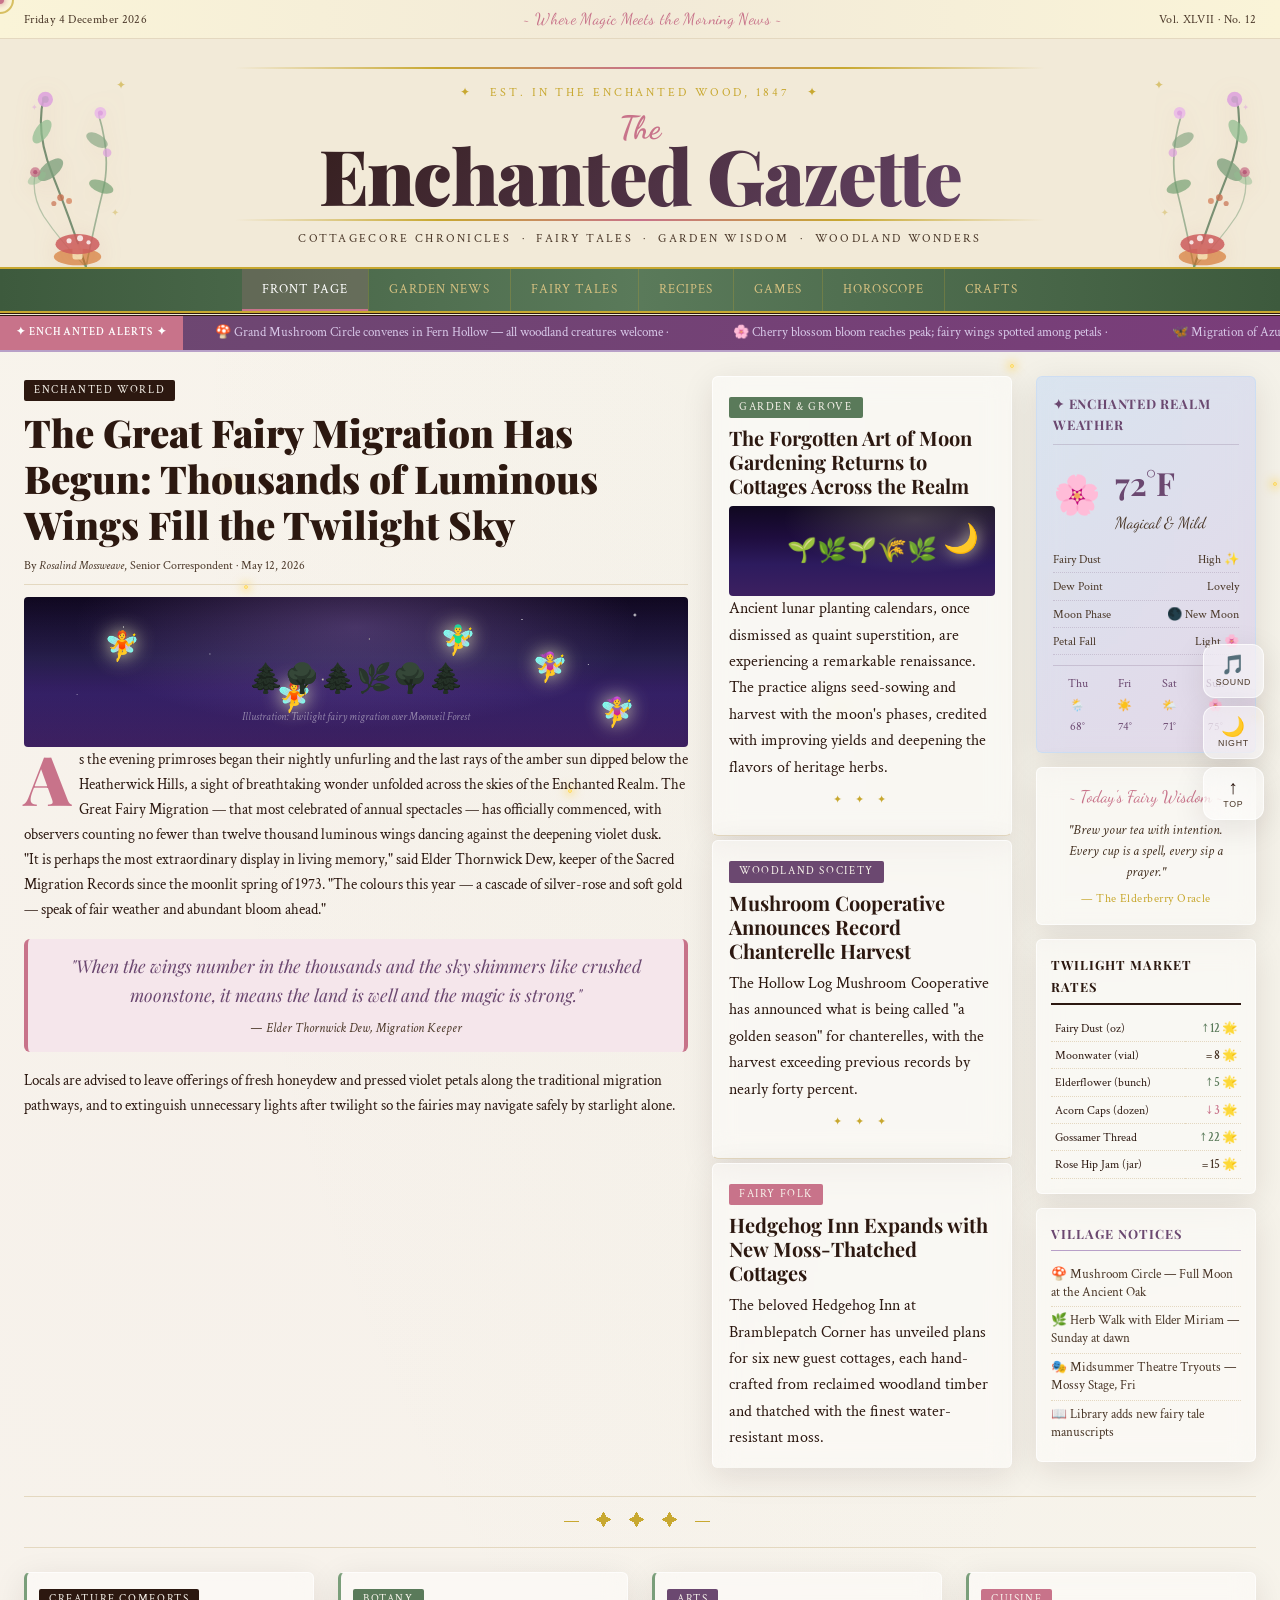
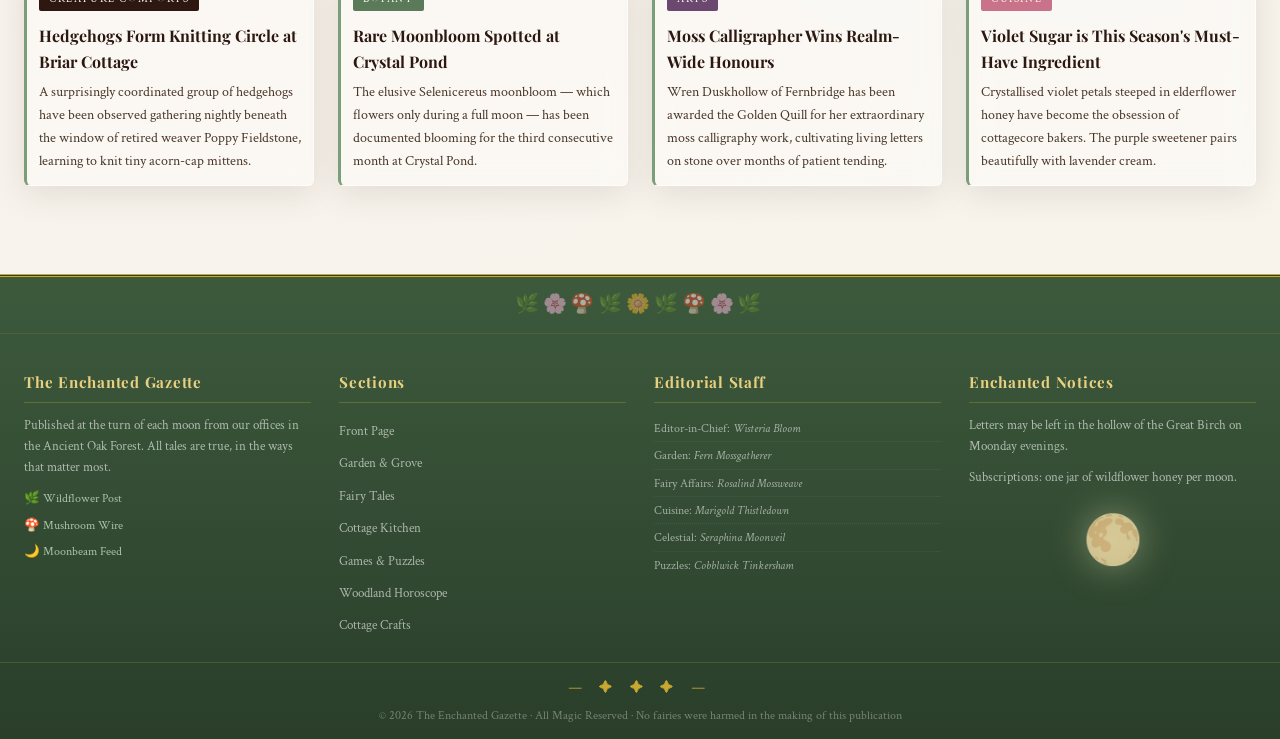
<file: newspaper/index.html>
<!DOCTYPE html>
<html lang="en" data-theme="day">
<head>
<meta charset="UTF-8">
<meta name="viewport" content="width=device-width, initial-scale=1.0">
<title>The Enchanted Gazette — Fairycore & Cottagecore News</title>
<link rel="preconnect" href="https://fonts.googleapis.com">
<link rel="preconnect" href="https://fonts.gstatic.com" crossorigin>
<link href="https://fonts.googleapis.com/css2?family=Playfair+Display:ital,wght@0,400;0,700;0,900;1,400;1,700&family=IM+Fell+English:ital@0;1&family=Crimson+Text:ital,wght@0,400;0,600;1,400&family=Dancing+Script:wght@400;700&family=Cormorant+Garamond:ital,wght@0,300;0,400;0,600;1,300;1,400&display=swap" rel="stylesheet">
<link rel="stylesheet" href="styles.css">
</head>
<body>

<!-- ══ CUSTOM CURSOR ══ -->
<div id="cursor-dot" aria-hidden="true"></div>
<div id="cursor-ring" aria-hidden="true"></div>
<div id="sparkle-container" aria-hidden="true"></div>

<!-- ══ LOADING SCREEN ══ -->
<div id="loading-screen" aria-hidden="true">
  <div class="loading-forest">
    <div class="loading-tree lt1">🌲</div>
    <div class="loading-tree lt2">🌳</div>
    <div class="loading-tree lt3">🌲</div>
    <div class="loading-tree lt4">🌳</div>
    <div class="loading-tree lt5">🌲</div>
  </div>
  <div class="loading-center">
    <div class="loading-mushroom">🍄</div>
    <div class="loading-fairies">
      <span class="lf1">🧚‍♀️</span>
      <span class="lf2">✨</span>
      <span class="lf3">🧚</span>
      <span class="lf4">✨</span>
      <span class="lf5">🧚‍♀️</span>
    </div>
    <div class="loading-title">The Enchanted Gazette</div>
    <div class="loading-sub">Gathering the morning magic…</div>
    <div class="loading-bar-wrap"><div class="loading-bar-fill" id="loading-bar-fill"></div></div>
  </div>
  <div class="loading-ground"></div>
</div>

<!-- ══ AMBIENT PARTICLES ══ -->
<div id="particles-container" aria-hidden="true"></div>
<div id="fireflies-container" aria-hidden="true"></div>

<!-- ══ FLOATING CONTROLS ══ -->
<div class="floating-controls" id="floating-controls">
  <button class="float-btn" id="sound-btn" title="Toggle ambient forest sounds" aria-label="Toggle sound">
    <span class="float-icon">🎵</span>
    <span class="float-label">Sound</span>
  </button>
  <button class="float-btn" id="theme-btn" title="Toggle night / day mode" aria-label="Toggle night mode">
    <span class="float-icon">🌙</span>
    <span class="float-label">Night</span>
  </button>
  <button class="float-btn" id="top-btn" title="Back to top" aria-label="Back to top">
    <span class="float-icon">↑</span>
    <span class="float-label">Top</span>
  </button>
</div>

<!-- ══ HEADER ══ -->
<header class="newspaper-header">
  <div class="header-top-bar">
    <span class="header-date" id="current-date"></span>
    <span class="header-tagline">~ Where Magic Meets the Morning News ~</span>
    <span class="header-edition">Vol. XLVII · No. 12</span>
  </div>

  <div class="masthead">
    <!-- Left botanical arch -->
    <div class="masthead-arch left" aria-hidden="true">
      <svg viewBox="0 0 140 260" xmlns="http://www.w3.org/2000/svg">
        <!-- Stems -->
        <path d="M70,260 Q50,200 30,150 Q10,100 20,60" stroke="#5a7a5a" stroke-width="2.5" fill="none" opacity="0.8"/>
        <path d="M70,260 Q80,210 90,170 Q100,130 85,80" stroke="#6b8f6b" stroke-width="2" fill="none" opacity="0.6"/>
        <path d="M70,260 Q40,230 20,200 Q5,175 10,150" stroke="#7a9e7a" stroke-width="1.5" fill="none" opacity="0.5"/>
        <!-- Leaves -->
        <ellipse cx="28" cy="145" rx="18" ry="9" fill="#7a9e7a" opacity="0.75" transform="rotate(-40,28,145)"/>
        <ellipse cx="18" cy="100" rx="16" ry="8" fill="#8fbc8f" opacity="0.7" transform="rotate(-55,18,100)"/>
        <ellipse cx="88" cy="165" rx="15" ry="7" fill="#6b9b6b" opacity="0.65" transform="rotate(20,88,165)"/>
        <ellipse cx="83" cy="110" rx="14" ry="7" fill="#7a9e7a" opacity="0.6" transform="rotate(30,83,110)"/>
        <ellipse cx="12" cy="155" rx="12" ry="6" fill="#8fbc8f" opacity="0.5" transform="rotate(-30,12,155)"/>
        <!-- Flowers -->
        <circle cx="22" cy="62" r="9" fill="#dda0dd" opacity="0.85"/>
        <circle cx="22" cy="62" r="4" fill="#c8a2c8" opacity="0.9"/>
        <circle cx="87" cy="78" r="7" fill="#e8b4e8" opacity="0.8"/>
        <circle cx="87" cy="78" r="3" fill="#dda0dd" opacity="0.9"/>
        <circle cx="10" cy="148" r="6" fill="#c8738a" opacity="0.75"/>
        <circle cx="10" cy="148" r="2.5" fill="#b05070" opacity="0.8"/>
        <circle cx="95" cy="125" r="5" fill="#dda0dd" opacity="0.7"/>
        <!-- Berries -->
        <circle cx="40" cy="178" r="4" fill="#c87050" opacity="0.8"/>
        <circle cx="50" cy="182" r="3.5" fill="#d4805a" opacity="0.75"/>
        <circle cx="32" cy="185" r="3" fill="#c87050" opacity="0.7"/>
        <!-- Mushroom bottom -->
        <ellipse cx="60" cy="248" rx="28" ry="10" fill="#d2691e" opacity="0.6"/>
        <rect x="54" y="233" width="12" height="18" fill="#f5deb3" rx="3" opacity="0.9"/>
        <ellipse cx="60" cy="233" rx="26" ry="12" fill="#cd5c5c" opacity="0.85"/>
        <circle cx="50" cy="229" r="3" fill="white" opacity="0.8"/>
        <circle cx="63" cy="226" r="3.5" fill="white" opacity="0.8"/>
        <circle cx="73" cy="231" r="2.5" fill="white" opacity="0.8"/>
        <!-- Stars/sparkles -->
        <text x="105" y="50" font-size="14" opacity="0.6" fill="#c8a830">✦</text>
        <text x="5" y="75" font-size="10" opacity="0.5" fill="#dda0dd">✦</text>
        <text x="100" y="200" font-size="12" opacity="0.4" fill="#c8a830">✦</text>
      </svg>
    </div>

    <div class="masthead-center">
      <div class="masthead-rule top-rule"></div>
      <div class="masthead-ornament">✦ &nbsp; Est. in the Enchanted Wood, 1847 &nbsp; ✦</div>
      <h1 class="newspaper-title">
        <span class="title-the">The</span>
        <span class="title-main" id="masthead-title">Enchanted Gazette</span>
      </h1>
      <div class="masthead-rule bottom-rule"></div>
      <div class="masthead-subhead">Cottagecore Chronicles &nbsp;·&nbsp; Fairy Tales &nbsp;·&nbsp; Garden Wisdom &nbsp;·&nbsp; Woodland Wonders</div>
    </div>

    <!-- Right botanical arch (mirrored) -->
    <div class="masthead-arch right" aria-hidden="true">
      <svg viewBox="0 0 140 260" xmlns="http://www.w3.org/2000/svg" style="transform:scaleX(-1)">
        <path d="M70,260 Q50,200 30,150 Q10,100 20,60" stroke="#5a7a5a" stroke-width="2.5" fill="none" opacity="0.8"/>
        <path d="M70,260 Q80,210 90,170 Q100,130 85,80" stroke="#6b8f6b" stroke-width="2" fill="none" opacity="0.6"/>
        <path d="M70,260 Q40,230 20,200 Q5,175 10,150" stroke="#7a9e7a" stroke-width="1.5" fill="none" opacity="0.5"/>
        <ellipse cx="28" cy="145" rx="18" ry="9" fill="#7a9e7a" opacity="0.75" transform="rotate(-40,28,145)"/>
        <ellipse cx="18" cy="100" rx="16" ry="8" fill="#8fbc8f" opacity="0.7" transform="rotate(-55,18,100)"/>
        <ellipse cx="88" cy="165" rx="15" ry="7" fill="#6b9b6b" opacity="0.65" transform="rotate(20,88,165)"/>
        <ellipse cx="83" cy="110" rx="14" ry="7" fill="#7a9e7a" opacity="0.6" transform="rotate(30,83,110)"/>
        <ellipse cx="12" cy="155" rx="12" ry="6" fill="#8fbc8f" opacity="0.5" transform="rotate(-30,12,155)"/>
        <circle cx="22" cy="62" r="9" fill="#dda0dd" opacity="0.85"/>
        <circle cx="22" cy="62" r="4" fill="#c8a2c8" opacity="0.9"/>
        <circle cx="87" cy="78" r="7" fill="#e8b4e8" opacity="0.8"/>
        <circle cx="87" cy="78" r="3" fill="#dda0dd" opacity="0.9"/>
        <circle cx="10" cy="148" r="6" fill="#c8738a" opacity="0.75"/>
        <circle cx="10" cy="148" r="2.5" fill="#b05070" opacity="0.8"/>
        <circle cx="95" cy="125" r="5" fill="#dda0dd" opacity="0.7"/>
        <circle cx="40" cy="178" r="4" fill="#c87050" opacity="0.8"/>
        <circle cx="50" cy="182" r="3.5" fill="#d4805a" opacity="0.75"/>
        <circle cx="32" cy="185" r="3" fill="#c87050" opacity="0.7"/>
        <ellipse cx="60" cy="248" rx="28" ry="10" fill="#d2691e" opacity="0.6"/>
        <rect x="54" y="233" width="12" height="18" fill="#f5deb3" rx="3" opacity="0.9"/>
        <ellipse cx="60" cy="233" rx="26" ry="12" fill="#cd5c5c" opacity="0.85"/>
        <circle cx="50" cy="229" r="3" fill="white" opacity="0.8"/>
        <circle cx="63" cy="226" r="3.5" fill="white" opacity="0.8"/>
        <circle cx="73" cy="231" r="2.5" fill="white" opacity="0.8"/>
        <text x="105" y="50" font-size="14" opacity="0.6" fill="#c8a830">✦</text>
        <text x="5" y="75" font-size="10" opacity="0.5" fill="#dda0dd">✦</text>
        <text x="100" y="200" font-size="12" opacity="0.4" fill="#c8a830">✦</text>
      </svg>
    </div>
  </div>

  <!-- Navigation -->
  <nav class="newspaper-nav" id="main-nav">
    <button class="hamburger" id="hamburger" aria-label="Open menu" aria-expanded="false">
      <span></span><span></span><span></span>
    </button>
    <ul id="nav-list">
      <li><a href="#front-page"  class="nav-link active" data-section="front-page">Front Page</a></li>
      <li><a href="#garden-news" class="nav-link" data-section="garden-news">Garden News</a></li>
      <li><a href="#fairy-tales" class="nav-link" data-section="fairy-tales">Fairy Tales</a></li>
      <li><a href="#recipes"     class="nav-link" data-section="recipes">Recipes</a></li>
      <li><a href="#games"       class="nav-link" data-section="games">Games</a></li>
      <li><a href="#horoscope"   class="nav-link" data-section="horoscope">Horoscope</a></li>
      <li><a href="#crafts"      class="nav-link" data-section="crafts">Crafts</a></li>
    </ul>
  </nav>
</header>

<!-- News Ticker -->
<div class="news-ticker-wrapper">
  <div class="ticker-label">✦ ENCHANTED ALERTS ✦</div>
  <div class="ticker-track">
    <div class="ticker-content">
      <span>🍄 Grand Mushroom Circle convenes in Fern Hollow — all woodland creatures welcome ·</span>
      <span>🌸 Cherry blossom bloom reaches peak; fairy wings spotted among petals ·</span>
      <span>🦋 Migration of Azure Dreamwing butterflies passes through Whispering Meadow ·</span>
      <span>🌙 Full Strawberry Moon rises tonight — ideal for gathering dewdrops ·</span>
      <span>🐛 Silkworm Countess announces new line of gossamer thread at Twilight Market ·</span>
      <span>🌿 Ancient Herb Society releases updated almanac with moonphase planting guide ·</span>
      <span>🦊 Fox Council elects Vixen Rosehip as new Meadow Steward ·</span>
      <span>🌺 Rare Moonflower blooms for first time in 17 years at Crystal Pond ·</span>
      <span>🍵 Lavender harvest festival returns to Bramblewood Village this weekend ·</span>
    </div>
  </div>
</div>

<!-- ══ MAIN ══ -->
<main class="newspaper-main">

  <!-- ══ FRONT PAGE ══ -->
  <section id="front-page" class="paper-section active-section">
    <div class="section-columns three-col">

      <article class="col col-wide lead-story reveal-left">
        <div class="article-category-tag">Enchanted World</div>
        <h2 class="article-headline large">The Great Fairy Migration Has Begun: Thousands of Luminous Wings Fill the Twilight Sky</h2>
        <div class="article-byline">By <em>Rosalind Mossweave</em>, Senior Correspondent · <span>May 12, 2026</span></div>
        <div class="article-lead-image">
          <div class="illustrated-scene scene-migration">
            <div class="scene-bg"></div>
            <div class="scene-stars"></div>
            <div class="aurora"></div>
            <div class="flying-fairy f1">🧚</div>
            <div class="flying-fairy f2">🧚‍♀️</div>
            <div class="flying-fairy f3">🧚</div>
            <div class="flying-fairy f4">🧚‍♂️</div>
            <div class="flying-fairy f5">🧚‍♀️</div>
            <div class="scene-ground">🌲🌳🌲🌿🌳🌲</div>
            <div class="scene-caption">Illustration: Twilight fairy migration over Moonveil Forest</div>
          </div>
        </div>
        <div class="article-body">
          <p class="drop-cap">As the evening primroses began their nightly unfurling and the last rays of the amber sun dipped below the Heatherwick Hills, a sight of breathtaking wonder unfolded across the skies of the Enchanted Realm. The Great Fairy Migration — that most celebrated of annual spectacles — has officially commenced, with observers counting no fewer than twelve thousand luminous wings dancing against the deepening violet dusk.</p>
          <p>"It is perhaps the most extraordinary display in living memory," said Elder Thornwick Dew, keeper of the Sacred Migration Records since the moonlit spring of 1973. "The colours this year — a cascade of silver-rose and soft gold — speak of fair weather and abundant bloom ahead."</p>
          <div class="article-pull-quote">
            <blockquote>"When the wings number in the thousands and the sky shimmers like crushed moonstone, it means the land is well and the magic is strong."</blockquote>
            <cite>— Elder Thornwick Dew, Migration Keeper</cite>
          </div>
          <p>Locals are advised to leave offerings of fresh honeydew and pressed violet petals along the traditional migration pathways, and to extinguish unnecessary lights after twilight so the fairies may navigate safely by starlight alone.</p>
        </div>
      </article>

      <div class="col col-medium reveal-up">
        <article class="sidebar-article glass-card">
          <div class="article-category-tag green">Garden & Grove</div>
          <h3 class="article-headline medium">The Forgotten Art of Moon Gardening Returns to Cottages Across the Realm</h3>
          <div class="illustrated-scene scene-garden small-scene">
            <div class="moon-glow"></div>
            <div class="garden-plants">🌱🌿🌱🌾🌿</div>
            <div class="garden-moon">🌙</div>
          </div>
          <p>Ancient lunar planting calendars, once dismissed as quaint superstition, are experiencing a remarkable renaissance. The practice aligns seed-sowing and harvest with the moon's phases, credited with improving yields and deepening the flavors of heritage herbs.</p>
          <div class="mini-rule">✦ ✦ ✦</div>
        </article>
        <article class="sidebar-article glass-card">
          <div class="article-category-tag purple">Woodland Society</div>
          <h3 class="article-headline medium">Mushroom Cooperative Announces Record Chanterelle Harvest</h3>
          <p>The Hollow Log Mushroom Cooperative has announced what is being called "a golden season" for chanterelles, with the harvest exceeding previous records by nearly forty percent.</p>
          <div class="mini-rule">✦ ✦ ✦</div>
        </article>
        <article class="sidebar-article glass-card">
          <div class="article-category-tag rose">Fairy Folk</div>
          <h3 class="article-headline medium">Hedgehog Inn Expands with New Moss-Thatched Cottages</h3>
          <p>The beloved Hedgehog Inn at Bramblepatch Corner has unveiled plans for six new guest cottages, each hand-crafted from reclaimed woodland timber and thatched with the finest water-resistant moss.</p>
        </article>
      </div>

      <div class="col col-narrow reveal-right">
        <div class="weather-widget glass-card">
          <div class="weather-header">✦ Enchanted Realm Weather</div>
          <div class="weather-main">
            <div class="weather-icon" id="weather-icon">🌸</div>
            <div class="weather-info">
              <div class="weather-temp" id="weather-temp">72°F</div>
              <div class="weather-desc" id="weather-desc">Magical &amp; Mild</div>
            </div>
          </div>
          <div class="weather-details">
            <div class="weather-detail"><span>Fairy Dust</span><span>High ✨</span></div>
            <div class="weather-detail"><span>Dew Point</span><span>Lovely</span></div>
            <div class="weather-detail"><span>Moon Phase</span><span id="moon-phase">🌕 Full</span></div>
            <div class="weather-detail"><span>Petal Fall</span><span>Light 🌸</span></div>
          </div>
          <div class="weather-forecast">
            <div class="forecast-day"><span>Thu</span><span>🌦️</span><span>68°</span></div>
            <div class="forecast-day"><span>Fri</span><span>☀️</span><span>74°</span></div>
            <div class="forecast-day"><span>Sat</span><span>🌤️</span><span>71°</span></div>
            <div class="forecast-day"><span>Sun</span><span>🌸</span><span>75°</span></div>
          </div>
        </div>

        <div class="wisdom-box glass-card">
          <div class="wisdom-label">~ Today's Fairy Wisdom ~</div>
          <div class="wisdom-text" id="daily-wisdom">"Even the smallest acorn holds the soul of a great oak."</div>
          <div class="wisdom-attribution">— The Elderberry Oracle</div>
        </div>

        <div class="market-box glass-card">
          <div class="market-header">Twilight Market Rates</div>
          <table class="market-table">
            <tr><td>Fairy Dust (oz)</td><td class="price-up">↑ 12 🌟</td></tr>
            <tr><td>Moonwater (vial)</td><td class="price-stable">= 8 🌟</td></tr>
            <tr><td>Elderflower (bunch)</td><td class="price-up">↑ 5 🌟</td></tr>
            <tr><td>Acorn Caps (dozen)</td><td class="price-down">↓ 3 🌟</td></tr>
            <tr><td>Gossamer Thread</td><td class="price-up">↑ 22 🌟</td></tr>
            <tr><td>Rose Hip Jam (jar)</td><td class="price-stable">= 15 🌟</td></tr>
          </table>
        </div>

        <div class="notices-box glass-card">
          <div class="notices-header">Village Notices</div>
          <div class="notice-item">🍄 Mushroom Circle — Full Moon at the Ancient Oak</div>
          <div class="notice-item">🌿 Herb Walk with Elder Miriam — Sunday at dawn</div>
          <div class="notice-item">🎭 Midsummer Theatre Tryouts — Mossy Stage, Fri</div>
          <div class="notice-item">📖 Library adds new fairy tale manuscripts</div>
        </div>
      </div>
    </div>

    <div class="section-divider"><span>⸻ ✦ ✦ ✦ ⸻</span></div>

    <div class="section-columns four-col">
      <article class="col brief-article glass-card reveal-up">
        <div class="article-category-tag">Creature Comforts</div>
        <h4>Hedgehogs Form Knitting Circle at Briar Cottage</h4>
        <p>A surprisingly coordinated group of hedgehogs have been observed gathering nightly beneath the window of retired weaver Poppy Fieldstone, learning to knit tiny acorn-cap mittens.</p>
      </article>
      <article class="col brief-article glass-card reveal-up" style="animation-delay:.1s">
        <div class="article-category-tag green">Botany</div>
        <h4>Rare Moonbloom Spotted at Crystal Pond</h4>
        <p>The elusive Selenicereus moonbloom — which flowers only during a full moon — has been documented blooming for the third consecutive month at Crystal Pond.</p>
      </article>
      <article class="col brief-article glass-card reveal-up" style="animation-delay:.2s">
        <div class="article-category-tag purple">Arts</div>
        <h4>Moss Calligrapher Wins Realm-Wide Honours</h4>
        <p>Wren Duskhollow of Fernbridge has been awarded the Golden Quill for her extraordinary moss calligraphy work, cultivating living letters on stone over months of patient tending.</p>
      </article>
      <article class="col brief-article glass-card reveal-up" style="animation-delay:.3s">
        <div class="article-category-tag rose">Cuisine</div>
        <h4>Violet Sugar is This Season's Must-Have Ingredient</h4>
        <p>Crystallised violet petals steeped in elderflower honey have become the obsession of cottagecore bakers. The purple sweetener pairs beautifully with lavender cream.</p>
      </article>
    </div>
  </section>

  <!-- ══ GARDEN ══ -->
  <section id="garden-news" class="paper-section">
    <div class="section-header reveal-up">
      <h2 class="section-title">Garden &amp; Grove</h2>
      <div class="section-rule"></div>
    </div>
    <div class="section-columns three-col">
      <article class="col col-wide reveal-left">
        <h3 class="article-headline medium">Planting by the Moon: A Complete Guide for the Enchanted Garden</h3>
        <div class="moon-calendar glass-card">
          <div class="moon-cal-header">Lunar Planting Calendar — May 2026</div>
          <div class="moon-phases-grid" id="moon-calendar-grid"></div>
        </div>
        <p class="drop-cap">The practice of planting by the moon is as old as the stars themselves. Our ancestors understood that the gravitational pull of the moon affects moisture in soil, just as it moves the great ocean tides. During the waxing moon, sap rises; during the waning moon, it retreats to the roots.</p>
        <p>Plant above-ground crops during the waxing moon, root vegetables during the waning moon. Harvest during the full moon when plants are fullest of their vital essences. Leave the dark moon for rest, planning, and soil preparation.</p>
        <div class="plant-guide glass-card">
          <div class="plant-phase"><div class="phase-icon">🌑</div><div class="phase-name">New Moon</div><div class="phase-desc">Rest &amp; prepare soil. Plant leafy greens.</div></div>
          <div class="plant-phase"><div class="phase-icon">🌓</div><div class="phase-name">First Quarter</div><div class="phase-desc">Plant fruiting crops: tomatoes, squash, beans.</div></div>
          <div class="plant-phase"><div class="phase-icon">🌕</div><div class="phase-name">Full Moon</div><div class="phase-desc">Harvest &amp; plant root vegetables.</div></div>
          <div class="plant-phase"><div class="phase-icon">🌗</div><div class="phase-name">Last Quarter</div><div class="phase-desc">Prune, weed &amp; tend compost.</div></div>
        </div>
      </article>
      <div class="col col-medium reveal-up">
        <article>
          <h3 class="article-headline medium">Herbs of Healing: The Cottage Apothecary Garden</h3>
          <div class="herb-grid">
            <div class="herb-card glass-card"><div class="herb-icon">🌿</div><div class="herb-name">Lavender</div><div class="herb-uses">Calming · Sleep · Headaches</div><div class="herb-note">Full sun. Harvest just before bloom.</div></div>
            <div class="herb-card glass-card"><div class="herb-icon">🌱</div><div class="herb-name">Chamomile</div><div class="herb-uses">Digestion · Anxiety · Skin</div><div class="herb-note">Self-seeding. The apple of the meadow.</div></div>
            <div class="herb-card glass-card"><div class="herb-icon">🌼</div><div class="herb-name">St. John's Wort</div><div class="herb-uses">Mood · Nerve pain · Wounds</div><div class="herb-note">Harvest on Midsummer's Day.</div></div>
            <div class="herb-card glass-card"><div class="herb-icon">🍃</div><div class="herb-name">Lemon Balm</div><div class="herb-uses">Stress · Digestion · Memory</div><div class="herb-note">Grows vigorously. Bees adore it.</div></div>
            <div class="herb-card glass-card"><div class="herb-icon">🌸</div><div class="herb-name">Elderflower</div><div class="herb-uses">Colds · Skin · Cordials</div><div class="herb-note">The elder tree: queen of herbs.</div></div>
            <div class="herb-card glass-card"><div class="herb-icon">🌾</div><div class="herb-name">Yarrow</div><div class="herb-uses">Wounds · Fever · Circulation</div><div class="herb-note">Achillea — named for the hero.</div></div>
          </div>
        </article>
      </div>
      <div class="col col-narrow reveal-right">
        <div class="garden-tip-box glass-card"><div class="tip-header">~ Gardener's Tip ~</div><div class="tip-content">Bury crushed eggshells beneath your rose bushes to slowly release calcium and ward off slugs. The fairies appreciate the calcium too — it strengthens the wings of young sprites learning to fly.</div></div>
        <div class="seed-saver-box glass-card"><div class="seed-header">Seeds to Save This Month</div><ul class="seed-list"><li>🌺 Hollyhock — when pods turn brown</li><li>🌿 Basil — after flowering</li><li>🌸 Sweet pea — dry on the vine</li><li>🌼 Calendula — fully dried heads</li><li>🍅 Tomato — ferment &amp; dry seeds</li></ul></div>
      </div>
    </div>
  </section>

  <!-- ══ FAIRY TALES ══ -->
  <section id="fairy-tales" class="paper-section">
    <div class="section-header reveal-up">
      <h2 class="section-title">Fairy Tales &amp; Folklore</h2>
      <div class="section-rule"></div>
    </div>
    <div class="story-generator reveal-up">
      <div class="story-gen-header">
        <div class="story-gen-title">✨ The Enchanted Story Loom ✨</div>
        <div class="story-gen-subtitle">Weave your own fairy tale — choose your elements below</div>
      </div>
      <div class="story-controls">
        <div class="story-control-group"><label>Your Hero</label>
          <select id="story-hero" class="story-select">
            <option value="a young cottage witch">A Young Cottage Witch</option>
            <option value="a wandering mushroom farmer">A Wandering Mushroom Farmer</option>
            <option value="a silver-winged fairy">A Silver-Winged Fairy</option>
            <option value="an old wise hedgehog">An Old Wise Hedgehog</option>
            <option value="a river sprite">A River Sprite</option>
            <option value="a fox with star-filled eyes">A Fox with Star-Filled Eyes</option>
          </select></div>
        <div class="story-control-group"><label>The Quest</label>
          <select id="story-quest" class="story-select">
            <option value="find the lost moonstone">Find the Lost Moonstone</option>
            <option value="break an ancient forest curse">Break an Ancient Forest Curse</option>
            <option value="bake a magical birthday cake">Bake a Magical Birthday Cake</option>
            <option value="restore a dying fairy ring">Restore a Dying Fairy Ring</option>
            <option value="befriend the lonely storm spirit">Befriend the Lonely Storm Spirit</option>
          </select></div>
        <div class="story-control-group"><label>The Setting</label>
          <select id="story-setting" class="story-select">
            <option value="a misty mountain village">A Misty Mountain Village</option>
            <option value="the depths of an enchanted forest">An Enchanted Forest</option>
            <option value="a floating island of clouds">A Floating Island of Clouds</option>
            <option value="a cottage by the silver sea">A Cottage by the Silver Sea</option>
            <option value="the underground mushroom kingdom">The Mushroom Kingdom</option>
          </select></div>
        <div class="story-control-group"><label>A Magical Item</label>
          <select id="story-item" class="story-select">
            <option value="a talking teapot">A Talking Teapot</option>
            <option value="a cloak woven from moonbeams">A Cloak of Moonbeams</option>
            <option value="seeds that grow into staircases">Seeds that Grow Staircases</option>
            <option value="a mirror that shows true hearts">A Mirror of True Hearts</option>
            <option value="a lantern holding trapped starlight">A Lantern of Starlight</option>
          </select></div>
        <button class="story-gen-btn" onclick="generateStory()">
          <span class="btn-sparkle">✨</span> Spin the Tale <span class="btn-sparkle">✨</span>
        </button>
      </div>
      <div class="story-output" id="story-output">
        <div class="story-placeholder"><div class="story-placeholder-icon">📖</div><div>Choose your elements above and spin a tale to begin your adventure…</div></div>
      </div>
    </div>
    <div class="section-columns two-col mt-4">
      <article class="col glass-card reveal-left" style="padding:20px">
        <h3 class="article-headline medium">The Mushroom Oracle of Pinewick Glen</h3>
        <p class="drop-cap">Deep in Pinewick Glen, where the pines stand so tall they seem to hold up the sky itself, there grows a ring of ancient mushrooms. Not just any mushrooms — these are the Speaking Mushrooms, the ones the old folk called the Mycelium Council, each one a pale luminous ivory with caps so wide a dormouse might use one as a parasol.</p>
        <p>They say that once in a generation, a child pure of heart may enter the ring at midnight under a waning crescent moon, and the mushrooms will speak. They will answer three questions — no more, no less — and the answers, while always true, are never what you expect.</p>
        <p>Young Clover Ashwick was eleven years old when she learned of the mushrooms from her grandmother. The family had never worked up the courage to try. But Clover was different — she had her grandmother's green thumb and her grandfather's stubborn heart…</p>
        <div class="story-continues">⸻ Continued on Page 7 ⸻</div>
      </article>
      <article class="col glass-card reveal-right" style="padding:20px">
        <h3 class="article-headline medium">Folklore: The Twelve Signs of a Fairy-Visited Cottage</h3>
        <div class="folklore-list">
          <div class="folklore-item"><span class="folklore-num">I.</span><span>Milk left out overnight is still sweet in the morning.</span></div>
          <div class="folklore-item"><span class="folklore-num">II.</span><span>Your lost thimble appears on the windowsill, polished.</span></div>
          <div class="folklore-item"><span class="folklore-num">III.</span><span>Knots in your yarn untie themselves between dusk and dawn.</span></div>
          <div class="folklore-item"><span class="folklore-num">IV.</span><span>The bees are unusually gentle and productive.</span></div>
          <div class="folklore-item"><span class="folklore-num">V.</span><span>Mushrooms form perfect rings in your garden.</span></div>
          <div class="folklore-item"><span class="folklore-num">VI.</span><span>Children and cats stare at empty corners of rooms.</span></div>
          <div class="folklore-item"><span class="folklore-num">VII.</span><span>Flowers bloomed in a vase that held no water.</span></div>
          <div class="folklore-item"><span class="folklore-num">VIII.</span><span>Tiny muddy footprints appear on the kitchen windowsill.</span></div>
          <div class="folklore-item"><span class="folklore-num">IX.</span><span>Your bread always rises perfectly and tastes of something you can't name.</span></div>
          <div class="folklore-item"><span class="folklore-num">X.</span><span>Dreams come true in small, sweet ways.</span></div>
          <div class="folklore-item"><span class="folklore-num">XI.</span><span>The sound of distant bells at three in the morning.</span></div>
          <div class="folklore-item"><span class="folklore-num">XII.</span><span>You feel an inexplicable joy upon returning home.</span></div>
        </div>
      </article>
    </div>
  </section>

  <!-- ══ RECIPES ══ -->
  <section id="recipes" class="paper-section">
    <div class="section-header reveal-up"><h2 class="section-title">The Cottage Kitchen</h2><div class="section-rule"></div></div>
    <div class="recipes-intro">Today's featured recipes from the enchanted hearth — gathered by our roving food writer, <em>Marigold Thistledown</em></div>
    <div class="recipe-cards-grid">
      <div class="recipe-card glass-card reveal-up">
        <div class="recipe-card-header"><div class="recipe-icon">🫖</div><div class="recipe-category">Beverages</div></div>
        <h3 class="recipe-title">Moonflower Elderflower Cordial</h3>
        <div class="recipe-meta"><span>⏱ 45 min</span><span>🍽 Makes 2L</span><span>✦ Easy</span></div>
        <div class="recipe-ingredients"><strong>Ingredients</strong><ul><li>25 elderflower heads, freshly gathered at dawn</li><li>1.5 kg unrefined cane sugar</li><li>1.5L spring water</li><li>2 unwaxed lemons, sliced</li><li>1 tsp citric acid · a handful of fresh mint</li></ul></div>
        <div class="recipe-method"><strong>Method</strong><p>Bring water and sugar to a gentle simmer until dissolved. Add elderflower heads, lemon, mint, and citric acid. Cover and steep overnight in a cool, moonlit space. Strain through muslin into sterilised bottles. Dilute 1:5 with sparkling water.</p></div>
        <div class="recipe-note">✦ <em>Most potent when stirred sunrise-clockwise and bottled under a waxing moon.</em></div>
      </div>
      <div class="recipe-card glass-card featured-recipe reveal-up" style="animation-delay:.1s">
        <div class="recipe-card-header"><div class="recipe-icon">🍰</div><div class="recipe-category">Baking</div><div class="recipe-featured-badge">Featured</div></div>
        <h3 class="recipe-title">Lavender Honey &amp; Rose Petal Cake</h3>
        <div class="recipe-meta"><span>⏱ 1hr 20min</span><span>🍽 Serves 8</span><span>✦✦ Intermediate</span></div>
        <div class="recipe-ingredients"><strong>Ingredients</strong><ul><li>225g salted butter, room temperature</li><li>200g golden caster sugar · 3 tbsp lavender honey</li><li>4 free-range eggs · 225g self-raising flour</li><li>2 tsp dried culinary lavender · zest of 1 lemon</li><li><em>Frosting:</em> cream cheese, icing sugar, rose water, crystallised rose petals</li></ul></div>
        <div class="recipe-method"><strong>Method</strong><p>Beat butter, sugar and honey until pale and fluffy. Add eggs one at a time. Fold in sifted flour, lavender and lemon zest. Bake at 180°C for 25 minutes. Beat cream cheese with icing sugar and rose water until silky. Sandwich layers and decorate with crystallised petals.</p></div>
        <div class="recipe-note">✦ <em>Best enjoyed in the garden with chamomile tea while the afternoon light turns to gold.</em></div>
      </div>
      <div class="recipe-card glass-card reveal-up" style="animation-delay:.2s">
        <div class="recipe-card-header"><div class="recipe-icon">🍲</div><div class="recipe-category">Hearty Supper</div></div>
        <h3 class="recipe-title">Wild Mushroom &amp; Thyme Cottage Pie</h3>
        <div class="recipe-meta"><span>⏱ 1hr 30min</span><span>🍽 Serves 4</span><span>✦✦ Intermediate</span></div>
        <div class="recipe-ingredients"><strong>Ingredients</strong><ul><li>500g mixed wild mushrooms (chanterelle, porcini, oyster)</li><li>2 shallots · 4 garlic cloves · 200ml dark ale</li><li>1 tbsp thyme leaves · 2 tbsp soy sauce</li><li>800g floury potatoes for mash · truffle oil</li></ul></div>
        <div class="recipe-method"><strong>Method</strong><p>Sauté shallots, add garlic and mushrooms until golden. Pour in ale and soy sauce; simmer to a thick gravy. Season with thyme. Crown with creamy mash and bake at 200°C until golden and bubbling at the edges.</p></div>
        <div class="recipe-note">✦ <em>The mushrooms whisper of the forest floor. Listen while you cook.</em></div>
      </div>
      <div class="recipe-card glass-card reveal-up" style="animation-delay:.3s">
        <div class="recipe-card-header"><div class="recipe-icon">🫙</div><div class="recipe-category">Preserves</div></div>
        <h3 class="recipe-title">Rose Hip &amp; Hawthorn Jelly</h3>
        <div class="recipe-meta"><span>⏱ 2hr</span><span>🍽 Makes 4 jars</span><span>✦ Easy</span></div>
        <div class="recipe-ingredients"><strong>Ingredients</strong><ul><li>500g ripe rose hips (gathered after first frost)</li><li>300g hawthorn berries · 600ml water</li><li>Juice of 1 lemon · preserving sugar</li></ul></div>
        <div class="recipe-method"><strong>Method</strong><p>Simmer hips and haws for 40 minutes until soft. Strain through a muslin jelly bag overnight. Add equal weight of sugar to the juice. Bring to a rolling boil, test for set, then jar while hot.</p></div>
        <div class="recipe-note">✦ <em>A jewel-red jelly, rich in wild Vitamin C. A spoonful wards off winter and sadness both.</em></div>
      </div>
    </div>
  </section>

  <!-- ══ GAMES ══ -->
  <section id="games" class="paper-section">
    <div class="section-header reveal-up"><h2 class="section-title">Games &amp; Enchanted Puzzles</h2><div class="section-rule"></div></div>
    <div class="games-intro">Take a moment to rest your wings and play. All games crafted by the Puzzle Gnomes of Tinkersham.</div>
    <div class="games-tabs">
      <button class="game-tab active" onclick="showGame('memory')">🍄 Mushroom Memory</button>
      <button class="game-tab" onclick="showGame('garden')">🌱 Fairy Garden</button>
      <button class="game-tab" onclick="showGame('wordsearch')">📜 Word Scroll</button>
    </div>

    <!-- Memory game -->
    <div class="game-container glass-card" id="game-memory">
      <div class="game-header"><h3 class="game-title">🍄 The Mushroom Memory Circle</h3><p class="game-desc">Match the enchanted pairs before the forest spirits grow impatient.</p></div>
      <div class="game-stats">
        <div class="stat-box"><span class="stat-label">Pairs Found</span><span class="stat-value" id="mem-pairs">0/8</span></div>
        <div class="stat-box"><span class="stat-label">Moves</span><span class="stat-value" id="mem-moves">0</span></div>
        <div class="stat-box"><span class="stat-label">Time</span><span class="stat-value" id="mem-timer">0:00</span></div>
        <div class="stat-box"><span class="stat-label">Score</span><span class="stat-value" id="mem-score">0</span></div>
      </div>
      <div class="memory-grid" id="memory-grid"></div>
      <div class="game-controls">
        <button class="game-btn" onclick="initMemoryGame()">✨ New Game</button>
      </div>
      <div class="game-message" id="mem-message"></div>
    </div>

    <!-- Garden game -->
    <div class="game-container glass-card hidden" id="game-garden">
      <div class="game-header"><h3 class="game-title">🌱 The Fairy Garden Sanctuary</h3><p class="game-desc">Tend your enchanted garden. Collect fairy dust, unlock magical upgrades!</p></div>
      <div class="garden-game-layout">
        <div class="garden-game-left">
          <div class="fairy-dust-display">
            <div class="fd-icon">✨</div>
            <div class="fd-amount" id="fd-amount">0</div>
            <div class="fd-label">Fairy Dust</div>
          </div>
          <div class="fd-per-sec">+ <span id="fd-per-sec">0</span> per second</div>
          <div class="garden-plot" id="garden-plot"></div>
          <button class="garden-water-btn" onclick="waterGarden()">💧 Water Garden (+<span id="water-power">1</span> dust)</button>
        </div>
        <div class="garden-game-right">
          <div class="upgrades-panel"><div class="upgrades-title">✨ Enchantments</div><div class="upgrade-list" id="upgrade-list"></div></div>
          <div class="garden-log-panel"><div class="log-title">Garden Journal</div><div class="garden-log" id="garden-log"></div></div>
        </div>
      </div>
    </div>

    <!-- Word search -->
    <div class="game-container glass-card hidden" id="game-wordsearch">
      <div class="game-header"><h3 class="game-title">📜 The Enchanted Word Scroll</h3><p class="game-desc">Seek the hidden words woven into the ancient scroll. Drag to select.</p></div>
      <div class="wordsearch-layout">
        <div class="wordsearch-left"><div class="ws-grid" id="ws-grid"></div><div class="ws-message" id="ws-message"></div></div>
        <div class="wordsearch-right">
          <div class="ws-words-title">Words to Find</div>
          <div class="ws-word-list" id="ws-word-list"></div>
          <div class="ws-progress">
            <div class="ws-progress-label">Progress</div>
            <div class="ws-progress-bar"><div class="ws-progress-fill" id="ws-progress-fill" style="width:0%"></div></div>
            <div class="ws-progress-text" id="ws-progress-text">0 / 10 words</div>
          </div>
          <button class="game-btn mt-2" onclick="initWordSearch()">✨ New Scroll</button>
        </div>
      </div>
    </div>
  </section>

  <!-- ══ HOROSCOPE ══ -->
  <section id="horoscope" class="paper-section">
    <div class="section-header reveal-up"><h2 class="section-title">The Woodland Horoscope</h2><div class="section-rule"></div></div>
    <div class="horoscope-intro">Divined from fairy stars and the whispering of ancient trees, by <em>Seraphina Moonveil</em>, Celestial Observer.</div>
    <div class="zodiac-selector reveal-up">
      <div class="zodiac-label">Choose your woodland sign to reveal your reading:</div>
      <div class="zodiac-grid" id="zodiac-grid"></div>
    </div>
    <div class="horoscope-reading glass-card" id="horoscope-reading">
      <div class="reading-placeholder"><div class="reading-moon">🌙</div><div>Select your sign above to receive your enchanted reading…</div></div>
    </div>
  </section>

  <!-- ══ CRAFTS ══ -->
  <section id="crafts" class="paper-section">
    <div class="section-header reveal-up"><h2 class="section-title">Cottage Crafts &amp; Making</h2><div class="section-rule"></div></div>
    <div class="crafts-grid">
      <div class="craft-card glass-card reveal-left">
        <div class="craft-header"><div class="craft-icon">🕯️</div><div class="craft-category">Candle Making</div></div>
        <h3 class="craft-title">Beeswax Moon Candles with Pressed Wildflowers</h3>
        <div class="craft-difficulty">✦ Beginner Friendly</div>
        <div class="craft-materials"><strong>You will need:</strong><ul><li>Raw beeswax pellets (500g)</li><li>Cotton wicks · Moon-shaped silicone moulds</li><li>Pressed wildflowers (violets, ferns, chamomile)</li><li>Lavender or rose essential oil</li></ul></div>
        <div class="craft-steps">
          <div class="craft-step"><span>1.</span>Melt beeswax in a double boiler. Add essential oil.</div>
          <div class="craft-step"><span>2.</span>Pour a thin layer into moulds. Allow to semi-set.</div>
          <div class="craft-step"><span>3.</span>Press wildflowers gently onto the surface. Pour remaining wax over.</div>
          <div class="craft-step"><span>4.</span>Insert wick and cool completely — at least 4 hours — before unmoulding.</div>
        </div>
      </div>
      <div class="craft-card glass-card reveal-up">
        <div class="craft-header"><div class="craft-icon">🧵</div><div class="craft-category">Embroidery</div></div>
        <h3 class="craft-title">Botanical Embroidery: Stitching Living Patterns</h3>
        <div class="craft-difficulty">✦✦ Intermediate</div>
        <div class="craft-materials"><strong>You will need:</strong><ul><li>Natural linen fabric, hooped tightly</li><li>Stranded cotton in sage, dusty rose, cream, forest green</li><li>Embroidery needle (sizes 7-9)</li><li>Botanical template or freehand sketch</li></ul></div>
        <div class="craft-steps">
          <div class="craft-step"><span>1.</span>Transfer your design with an air-erasable pen.</div>
          <div class="craft-step"><span>2.</span>Begin with stem stitch for all branches and tendrils.</div>
          <div class="craft-step"><span>3.</span>Fill leaves with satin stitch, following the natural direction.</div>
          <div class="craft-step"><span>4.</span>Use French knots for berry clusters and flower centres.</div>
        </div>
      </div>
      <div class="craft-card glass-card reveal-up">
        <div class="craft-header"><div class="craft-icon">🌿</div><div class="craft-category">Wreath Making</div></div>
        <h3 class="craft-title">Dried Flower &amp; Herb Cottage Wreaths</h3>
        <div class="craft-difficulty">✦ Beginner Friendly</div>
        <div class="craft-materials"><strong>You will need:</strong><ul><li>Willow or grapevine base wreath</li><li>Dried lavender, rosemary, thyme</li><li>Dried roses, strawflowers, nigella pods</li><li>Paddle wire · Ribbon in dusty rose or sage green</li></ul></div>
        <div class="craft-steps">
          <div class="craft-step"><span>1.</span>Bundle herbs into small posies and wire the stems.</div>
          <div class="craft-step"><span>2.</span>Attach to the base, working in one direction.</div>
          <div class="craft-step"><span>3.</span>Tuck dried flowers throughout for colour.</div>
          <div class="craft-step"><span>4.</span>Finish with a generous bow and hanging wire.</div>
        </div>
      </div>
      <div class="craft-card glass-card reveal-right">
        <div class="craft-header"><div class="craft-icon">🪴</div><div class="craft-category">Terrariums</div></div>
        <h3 class="craft-title">Fairy World Terrarium in Glass</h3>
        <div class="craft-difficulty">✦ Beginner Friendly</div>
        <div class="craft-materials"><strong>You will need:</strong><ul><li>Large glass vessel (jar, cloche, or bowl)</li><li>Pebbles · Activated charcoal · Potting mix</li><li>Moss, small ferns, miniature plants</li><li>Fairy figurines, pebble paths, a miniature door</li></ul></div>
        <div class="craft-steps">
          <div class="craft-step"><span>1.</span>Layer pebbles, charcoal, then soil in the vessel.</div>
          <div class="craft-step"><span>2.</span>Plant moss sheets first to create the floor.</div>
          <div class="craft-step"><span>3.</span>Add ferns and tiny plants as trees and bushes.</div>
          <div class="craft-step"><span>4.</span>Arrange pebble paths, place fairy folk, and mist gently.</div>
        </div>
      </div>
    </div>
  </section>

</main>

<!-- ══ FOOTER ══ -->
<footer class="newspaper-footer">
  <div class="footer-botanical" aria-hidden="true">🌿🌸🍄🌿🌼🌿🍄🌸🌿</div>
  <div class="footer-content">
    <div class="footer-col">
      <h4 class="footer-heading">The Enchanted Gazette</h4>
      <p>Published at the turn of each moon from our offices in the Ancient Oak Forest. All tales are true, in the ways that matter most.</p>
      <div class="footer-social">
        <span class="social-link">🌿 Wildflower Post</span>
        <span class="social-link">🍄 Mushroom Wire</span>
        <span class="social-link">🌙 Moonbeam Feed</span>
      </div>
    </div>
    <div class="footer-col">
      <h4 class="footer-heading">Sections</h4>
      <ul class="footer-links">
        <li><a href="#front-page" class="footer-nav-link" data-section="front-page">Front Page</a></li>
        <li><a href="#garden-news" class="footer-nav-link" data-section="garden-news">Garden &amp; Grove</a></li>
        <li><a href="#fairy-tales" class="footer-nav-link" data-section="fairy-tales">Fairy Tales</a></li>
        <li><a href="#recipes" class="footer-nav-link" data-section="recipes">Cottage Kitchen</a></li>
        <li><a href="#games" class="footer-nav-link" data-section="games">Games &amp; Puzzles</a></li>
        <li><a href="#horoscope" class="footer-nav-link" data-section="horoscope">Woodland Horoscope</a></li>
        <li><a href="#crafts" class="footer-nav-link" data-section="crafts">Cottage Crafts</a></li>
      </ul>
    </div>
    <div class="footer-col">
      <h4 class="footer-heading">Editorial Staff</h4>
      <ul class="footer-staff">
        <li>Editor-in-Chief: <em>Wisteria Bloom</em></li>
        <li>Garden: <em>Fern Mossgatherer</em></li>
        <li>Fairy Affairs: <em>Rosalind Mossweave</em></li>
        <li>Cuisine: <em>Marigold Thistledown</em></li>
        <li>Celestial: <em>Seraphina Moonveil</em></li>
        <li>Puzzles: <em>Cobblwick Tinkersham</em></li>
      </ul>
    </div>
    <div class="footer-col">
      <h4 class="footer-heading">Enchanted Notices</h4>
      <p>Letters may be left in the hollow of the Great Birch on Moonday evenings.</p>
      <p>Subscriptions: one jar of wildflower honey per moon.</p>
      <div class="footer-moon" id="footer-moon">🌕</div>
    </div>
  </div>
  <div class="footer-bottom">
    <div class="footer-rule">⸻ ✦ ✦ ✦ ⸻</div>
    <div class="footer-copy">© 2026 The Enchanted Gazette · All Magic Reserved · No fairies were harmed in the making of this publication</div>
  </div>
</footer>

<script src="scripts.js"></script>
</body>
</html>
</file>
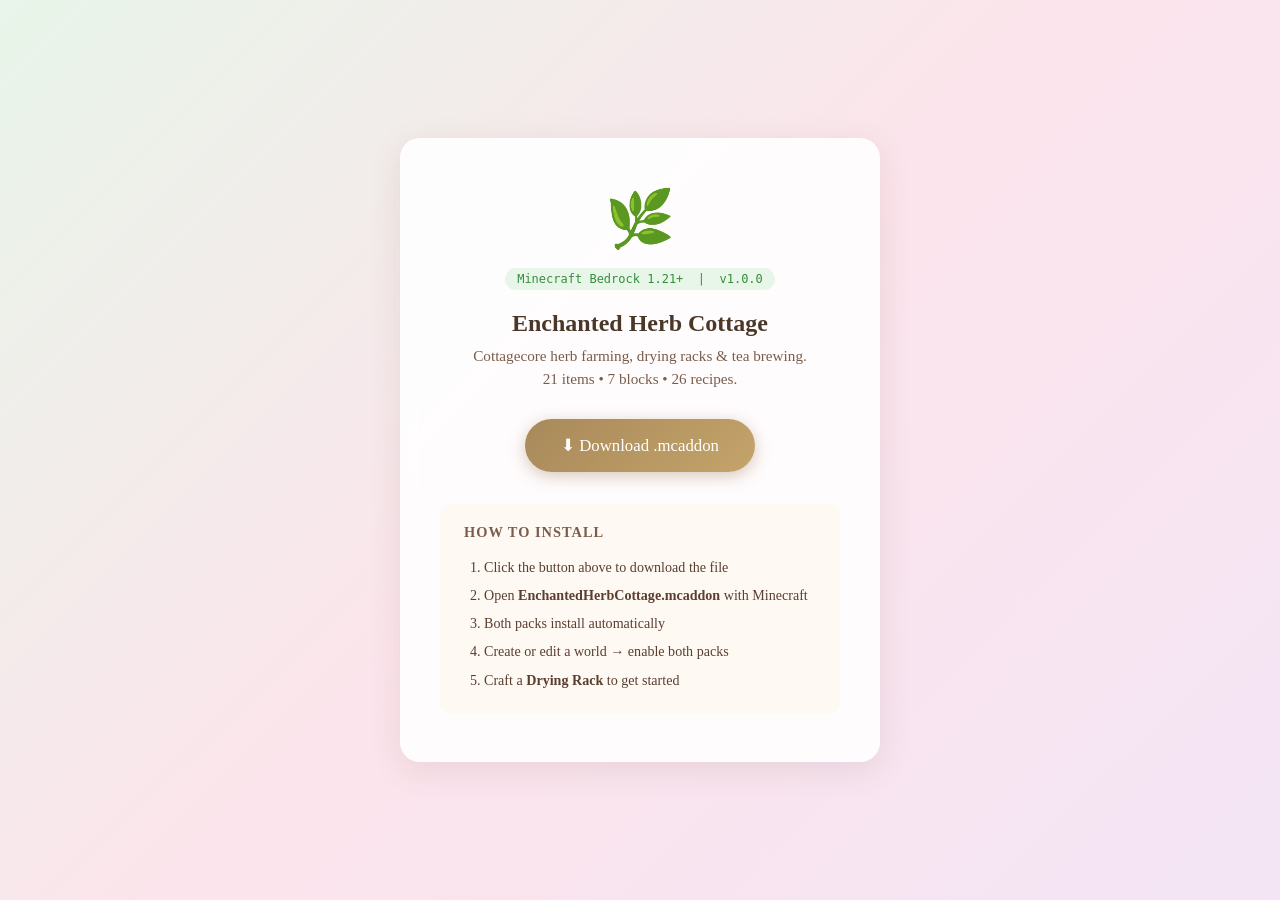
<file: download_addon.html>
<!DOCTYPE html>
<html lang="en">
<head>
  <meta charset="UTF-8">
  <meta name="viewport" content="width=device-width, initial-scale=1">
  <title>Enchanted Herb Cottage — Download</title>
  <style>
    * { box-sizing: border-box; margin: 0; padding: 0; }
    body {
      min-height: 100vh;
      display: flex;
      align-items: center;
      justify-content: center;
      background: linear-gradient(135deg, #e8f5e9 0%, #fce4ec 50%, #f3e5f5 100%);
      font-family: Georgia, serif;
      padding: 24px;
    }
    .card {
      background: rgba(255,255,255,0.88);
      backdrop-filter: blur(8px);
      border-radius: 20px;
      padding: 48px 40px;
      max-width: 480px;
      width: 100%;
      box-shadow: 0 8px 32px rgba(120,80,60,0.12);
      text-align: center;
    }
    .icon { font-size: 56px; margin-bottom: 16px; }
    h1 { font-size: 1.5rem; color: #4a3728; margin-bottom: 8px; }
    .sub { color: #7a5c4a; font-size: 0.95rem; margin-bottom: 28px; line-height: 1.5; }
    .btn {
      display: inline-block;
      background: linear-gradient(135deg, #a8895a, #c4a46a);
      color: #fff;
      text-decoration: none;
      font-family: Georgia, serif;
      font-size: 1.05rem;
      padding: 16px 36px;
      border-radius: 50px;
      box-shadow: 0 4px 16px rgba(140,100,64,0.35);
      transition: transform 0.15s, box-shadow 0.15s;
    }
    .btn:hover { transform: translateY(-2px); box-shadow: 0 6px 20px rgba(140,100,64,0.45); }
    .btn:active { transform: translateY(0); }
    .steps {
      margin-top: 32px;
      text-align: left;
      background: rgba(255,248,240,0.7);
      border-radius: 12px;
      padding: 20px 24px;
    }
    .steps h2 { font-size: 0.9rem; color: #7a5c4a; text-transform: uppercase; letter-spacing: 1px; margin-bottom: 12px; }
    .steps ol { padding-left: 20px; color: #5a3e30; font-size: 0.88rem; line-height: 2; }
    .badge {
      display: inline-block;
      background: #e8f5e9;
      color: #388e3c;
      font-size: 0.75rem;
      border-radius: 20px;
      padding: 4px 12px;
      margin-bottom: 20px;
      font-family: monospace;
    }
  </style>
</head>
<body>
  <div class="card">
    <div class="icon">🌿</div>
    <div class="badge">Minecraft Bedrock 1.21+ &nbsp;|&nbsp; v1.0.0</div>
    <h1>Enchanted Herb Cottage</h1>
    <p class="sub">Cottagecore herb farming, drying racks &amp; tea brewing.<br>21 items &bull; 7 blocks &bull; 26 recipes.</p>
    <a class="btn" href="[data-uri]" download="EnchantedHerbCottage.mcaddon">
      ⬇ Download .mcaddon
    </a>
    <div class="steps">
      <h2>How to install</h2>
      <ol>
        <li>Click the button above to download the file</li>
        <li>Open <strong>EnchantedHerbCottage.mcaddon</strong> with Minecraft</li>
        <li>Both packs install automatically</li>
        <li>Create or edit a world &rarr; enable both packs</li>
        <li>Craft a <strong>Drying Rack</strong> to get started</li>
      </ol>
    </div>
  </div>
</body>
</html>
</file>
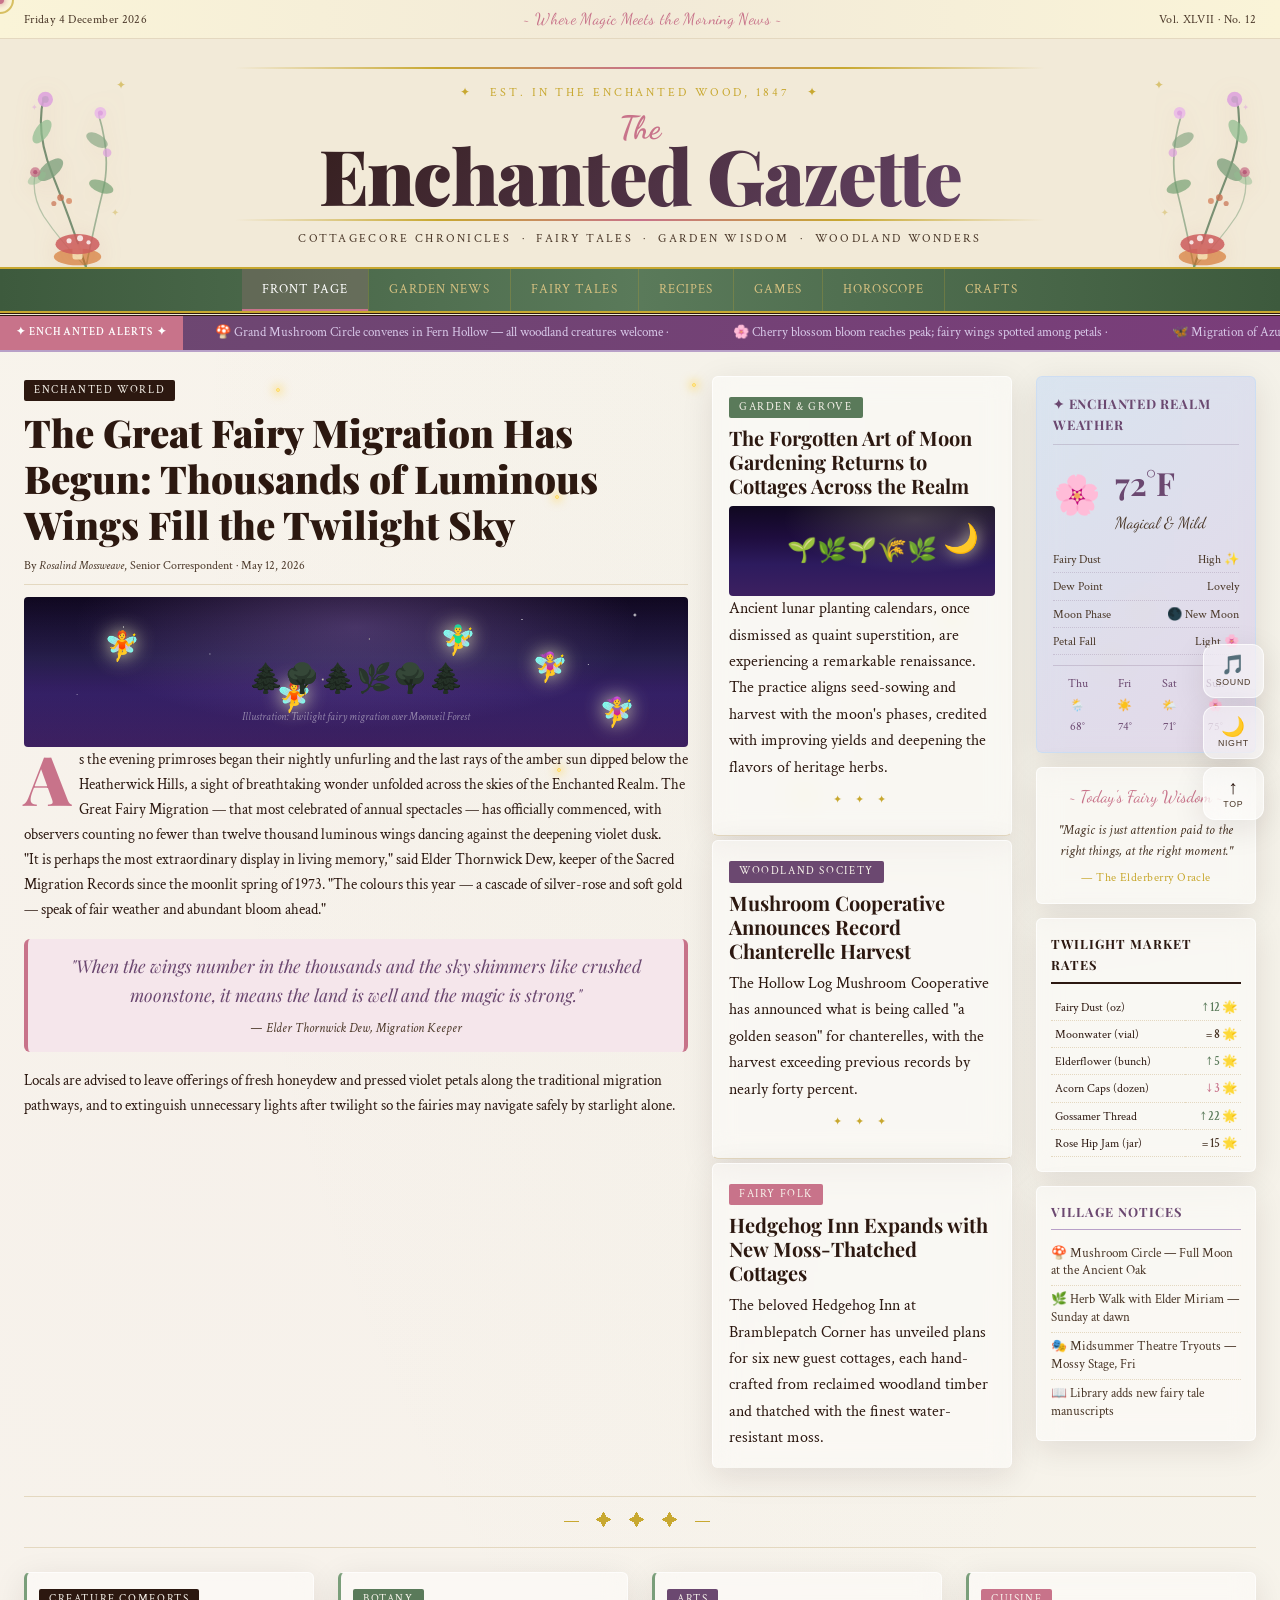
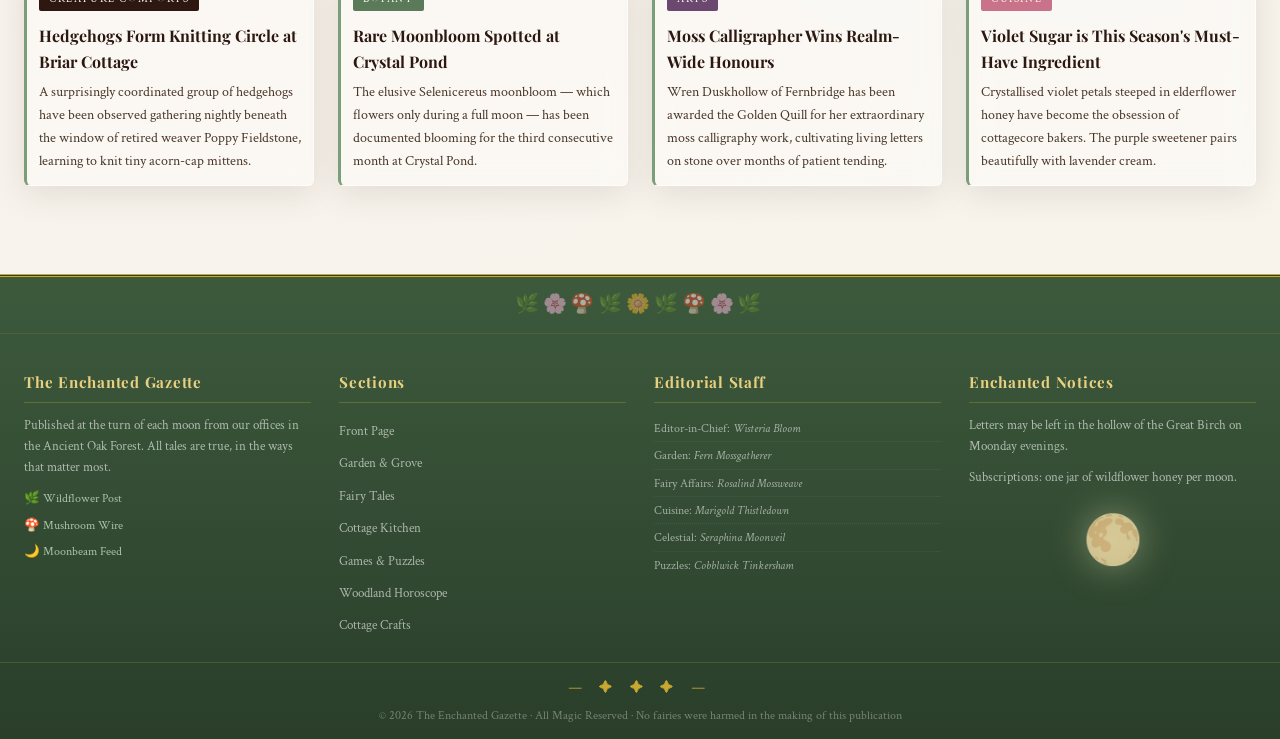
<file: newspaper/standalone.html>
<!DOCTYPE html>
<html lang="en" data-theme="day">
<head>
<meta charset="UTF-8">
<meta name="viewport" content="width=device-width, initial-scale=1.0">
<title>The Enchanted Gazette — Fairycore & Cottagecore News</title>
<link rel="preconnect" href="https://fonts.googleapis.com">
<link rel="preconnect" href="https://fonts.gstatic.com" crossorigin>
<link href="https://fonts.googleapis.com/css2?family=Playfair+Display:ital,wght@0,400;0,700;0,900;1,400;1,700&family=IM+Fell+English:ital@0;1&family=Crimson+Text:ital,wght@0,400;0,600;1,400&family=Dancing+Script:wght@400;700&family=Cormorant+Garamond:ital,wght@0,300;0,400;0,600;1,300;1,400&display=swap" rel="stylesheet">
<style>
/* ═══════════════════════════════════════════════════════
   THE ENCHANTED GAZETTE v2 — Premium Fairycore Stylesheet
   ═══════════════════════════════════════════════════════ */

/* ── DESIGN TOKENS (Day Mode) ── */
:root {
  --cream:          #f8f4ec;
  --parchment:      #f2ead8;
  --old-paper:      #e4d8c0;
  --ink-dark:       #2c1810;
  --ink-medium:     #4a3728;
  --ink-light:      #7a6555;
  --sage:           #7a9e7a;
  --sage-light:     #a8c5a8;
  --sage-dark:      #5a7a5a;
  --rose:           #c8738a;
  --rose-light:     #dda0b0;
  --rose-pale:      #f5e6eb;
  --lavender:       #b8a0c8;
  --lavender-light: #d8c8e8;
  --lavender-pale:  #f4f0fa;
  --plum:           #6b4870;
  --gold:           #c8a830;
  --gold-light:     #e8d080;
  --gold-pale:      #faf4d8;
  --forest:         #3d5a3d;
  --sky:            #d0e8f4;
  --glass-bg:       rgba(255,255,255,0.45);
  --glass-border:   rgba(255,255,255,0.7);
  --glass-shadow:   0 8px 32px rgba(44,24,16,0.10);
  --bg-main:        var(--cream);
  --surface:        var(--parchment);
  --text-primary:   var(--ink-dark);
  --text-secondary: var(--ink-medium);
  --header-bg:      var(--parchment);
  --nav-bg:         linear-gradient(90deg,#3d5a3d,#5a7a5a,#3d5a3d);
  --footer-bg:      linear-gradient(180deg,#3d5a3d,#2a3e2a);
  --ticker-bg:      linear-gradient(90deg,#6b4870,#7a3d7a);
  --font-serif:     'Playfair Display','IM Fell English',Georgia,serif;
  --font-body:      'Crimson Text','Cormorant Garamond',Georgia,serif;
  --font-script:    'Dancing Script',cursive;
  --ease:           cubic-bezier(.4,0,.2,1);
  --t:              0.3s;
  --radius:         6px;
}

/* ── NIGHT MODE ── */
[data-theme="night"] {
  --cream:          #0d1117;
  --parchment:      #161b22;
  --old-paper:      #21262d;
  --ink-dark:       #e8dcc8;
  --ink-medium:     #c9b99a;
  --ink-light:      #8b7d6b;
  --sage:           #4a7a5a;
  --sage-light:     #3a5a4a;
  --sage-dark:      #6aaa7a;
  --rose:           #c8738a;
  --rose-pale:      #2a1520;
  --lavender-pale:  #1a1525;
  --gold:           #d4a830;
  --gold-pale:      #1a1500;
  --gold-light:     #e8c860;
  --plum:           #9a70b0;
  --glass-bg:       rgba(255,255,255,0.04);
  --glass-border:   rgba(255,255,255,0.08);
  --glass-shadow:   0 8px 32px rgba(0,0,0,0.4);
  --bg-main:        #0d1117;
  --surface:        #161b22;
  --text-primary:   #e8dcc8;
  --text-secondary: #c9b99a;
  --header-bg:      #161b22;
  --nav-bg:         linear-gradient(90deg,#0a1a0a,#1a2e1a,#0a1a0a);
  --footer-bg:      linear-gradient(180deg,#0a1a0a,#050d05);
  --ticker-bg:      linear-gradient(90deg,#1a0a2e,#2e1a3e);
}

/* ── RESET ── */
*,*::before,*::after { box-sizing:border-box; margin:0; padding:0; }
html { scroll-behavior:smooth; font-size:16px; }

body {
  background:var(--bg-main);
  background-image:
    radial-gradient(ellipse at 15% 50%, rgba(200,160,200,.04) 0%,transparent 60%),
    radial-gradient(ellipse at 85% 20%, rgba(122,158,122,.04) 0%,transparent 60%);
  color:var(--text-primary);
  font-family:var(--font-body);
  line-height:1.65;
  overflow-x:hidden;
  transition:background .5s var(--ease),color .5s var(--ease);
  cursor:none;
}

/* ── CUSTOM CURSOR ── */
#cursor-dot {
  width:8px; height:8px;
  background:var(--rose);
  border-radius:50%;
  position:fixed;
  pointer-events:none;
  z-index:99999;
  transform:translate(-50%,-50%);
  transition:transform .1s,background .3s;
  box-shadow:0 0 6px var(--rose);
}

#cursor-ring {
  width:28px; height:28px;
  border:2px solid var(--gold);
  border-radius:50%;
  position:fixed;
  pointer-events:none;
  z-index:99998;
  transform:translate(-50%,-50%);
  transition:transform .18s var(--ease),width .2s,height .2s,border-color .3s;
  opacity:.7;
}

body:has(a:hover) #cursor-ring,
body:has(button:hover) #cursor-ring {
  width:40px; height:40px;
  border-color:var(--rose);
  opacity:1;
}

#sparkle-container {
  position:fixed; inset:0;
  pointer-events:none;
  z-index:99997;
  overflow:hidden;
}

.sparkle-particle {
  position:absolute;
  pointer-events:none;
  animation:sparkle-fly .7s ease-out forwards;
  font-size:.9rem;
  line-height:1;
}

@keyframes sparkle-fly {
  0%   { opacity:1; transform:translate(0,0) scale(1) rotate(0deg); }
  100% { opacity:0; transform:translate(var(--sx),var(--sy)) scale(0) rotate(180deg); }
}

@media (hover:none) {
  #cursor-dot,#cursor-ring { display:none; }
  body { cursor:auto; }
}

/* ── LOADING SCREEN ── */
#loading-screen {
  position:fixed; inset:0;
  background:linear-gradient(180deg,#0d0820 0%,#1a0d35 40%,#0d1a0d 100%);
  z-index:100000;
  display:flex;
  flex-direction:column;
  align-items:center;
  justify-content:center;
  transition:opacity .8s ease, transform .8s ease;
}

#loading-screen.fade-out {
  opacity:0; transform:scale(1.02); pointer-events:none;
}

.loading-forest {
  position:absolute;
  bottom:0; left:0; right:0;
  display:flex;
  justify-content:space-around;
  align-items:flex-end;
  padding:0 20px;
}

.loading-tree {
  font-size:4rem;
  animation:tree-sway 3s ease-in-out infinite;
  filter:brightness(.4) sepia(1) hue-rotate(80deg);
}
.lt1{animation-delay:0s;font-size:3rem}
.lt2{animation-delay:.4s;font-size:5rem}
.lt3{animation-delay:.2s;font-size:3.5rem}
.lt4{animation-delay:.6s;font-size:4.5rem}
.lt5{animation-delay:.1s;font-size:3rem}

@keyframes tree-sway {
  0%,100%{transform:rotate(-2deg)}
  50%{transform:rotate(2deg)}
}

.loading-center {
  text-align:center;
  z-index:1;
  padding:0 20px;
}

.loading-mushroom {
  font-size:5rem;
  animation:mushroom-grow 1.2s cubic-bezier(.34,1.56,.64,1) forwards;
  display:block;
  margin-bottom:16px;
  filter:drop-shadow(0 0 20px rgba(200,115,80,.6));
}

@keyframes mushroom-grow {
  from{transform:scale(0) rotate(-10deg);opacity:0}
  to{transform:scale(1) rotate(0deg);opacity:1}
}

.loading-fairies {
  display:flex;
  justify-content:center;
  gap:12px;
  margin-bottom:20px;
  font-size:1.8rem;
}
.lf1{animation:fairy-dance 2s ease-in-out infinite;animation-delay:0s}
.lf2{animation:fairy-dance 2s ease-in-out infinite;animation-delay:.3s;font-size:1.2rem}
.lf3{animation:fairy-dance 2s ease-in-out infinite;animation-delay:.6s}
.lf4{animation:fairy-dance 2s ease-in-out infinite;animation-delay:.9s;font-size:1.2rem}
.lf5{animation:fairy-dance 2s ease-in-out infinite;animation-delay:1.2s}

@keyframes fairy-dance {
  0%,100%{transform:translateY(0) rotate(-5deg)}
  50%{transform:translateY(-16px) rotate(5deg)}
}

.loading-title {
  font-family:var(--font-serif);
  font-size:clamp(1.8rem,5vw,3.2rem);
  font-weight:900;
  color:#e8d080;
  letter-spacing:-.02em;
  animation:fade-slide-up 1s .6s ease-out both;
  text-shadow:0 0 30px rgba(200,168,48,.5);
}

.loading-sub {
  font-family:var(--font-script);
  font-size:1.1rem;
  color:rgba(255,255,255,.5);
  margin-top:6px;
  animation:fade-slide-up 1s .9s ease-out both;
}

.loading-bar-wrap {
  width:240px;
  height:4px;
  background:rgba(255,255,255,.1);
  border-radius:2px;
  margin:20px auto 0;
  overflow:hidden;
  animation:fade-slide-up 1s 1s ease-out both;
}

.loading-bar-fill {
  height:100%;
  width:0%;
  background:linear-gradient(90deg,var(--rose),var(--gold));
  border-radius:2px;
  transition:width .1s linear;
}

.loading-ground {
  position:absolute;
  bottom:0; left:0; right:0;
  height:40px;
  background:linear-gradient(0deg,#0d1a0d,transparent);
}

@keyframes fade-slide-up {
  from{opacity:0;transform:translateY(16px)}
  to{opacity:1;transform:translateY(0)}
}

/* ── PARTICLES ── */
#particles-container, #fireflies-container {
  position:fixed; inset:0;
  pointer-events:none;
  z-index:0; overflow:hidden;
}

.particle {
  position:absolute;
  animation:float-particle linear infinite;
  opacity:0;
  user-select:none;
}

.firefly {
  position:absolute;
  width:4px; height:4px;
  border-radius:50%;
  background:radial-gradient(circle,#fff8c8 0%,#ffd44a 50%,transparent 100%);
  box-shadow:0 0 8px 3px rgba(255,212,74,.5);
  animation:firefly-drift ease-in-out infinite;
}

@keyframes float-particle {
  0%  {opacity:0;transform:translateY(100vh) rotate(0deg)}
  10% {opacity:.5}
  90% {opacity:.3}
  100%{opacity:0;transform:translateY(-10vh) rotate(720deg)}
}

@keyframes firefly-drift {
  0%  {opacity:0;transform:translate(0,0)}
  20% {opacity:.9}
  50% {opacity:.3;transform:translate(var(--dx),var(--dy))}
  80% {opacity:.8}
  100%{opacity:0;transform:translate(var(--ex),var(--ey))}
}

/* ── FLOATING CONTROLS ── */
.floating-controls {
  position:fixed;
  right:16px; bottom:80px;
  z-index:1000;
  display:flex;
  flex-direction:column;
  gap:8px;
  opacity:0;
  transform:translateX(60px);
  transition:opacity .5s var(--ease),transform .5s var(--ease);
}

.floating-controls.visible {
  opacity:1; transform:translateX(0);
}

.float-btn {
  display:flex;
  flex-direction:column;
  align-items:center;
  gap:2px;
  background:var(--glass-bg);
  backdrop-filter:blur(16px);
  -webkit-backdrop-filter:blur(16px);
  border:1px solid var(--glass-border);
  border-radius:12px;
  padding:10px 12px;
  cursor:pointer;
  transition:var(--t) var(--ease);
  box-shadow:var(--glass-shadow);
  color:var(--text-primary);
}

.float-btn:hover {
  transform:translateX(-4px) scale(1.05);
  border-color:var(--rose);
  background:rgba(200,115,138,.15);
}

.float-btn.active { border-color:var(--gold); background:rgba(200,168,48,.15); }

.float-icon { font-size:1.2rem; line-height:1; }
.float-label { font-size:.55rem; text-transform:uppercase; letter-spacing:.08em; color:var(--text-secondary); }

/* ── HEADER ── */
.newspaper-header {
  position:relative; z-index:100;
  background:var(--header-bg);
  border-bottom:3px double var(--ink-dark);
  transition:background .5s var(--ease);
}

.header-top-bar {
  display:flex;
  justify-content:space-between;
  align-items:center;
  padding:6px 24px;
  border-bottom:1px solid var(--old-paper);
  font-size:.78rem;
  color:var(--text-secondary);
  letter-spacing:.03em;
  background:linear-gradient(90deg,var(--gold-pale),var(--parchment) 50%,var(--gold-pale));
}

.header-tagline {
  font-family:var(--font-script);
  font-size:1rem;
  color:var(--rose);
}

/* ── MASTHEAD ── */
.masthead {
  display:grid;
  grid-template-columns:140px 1fr 140px;
  align-items:center;
  padding:8px 16px 0;
  gap:8px;
}

.masthead-arch {
  display:flex;
  align-items:center;
  justify-content:center;
}

.masthead-arch svg {
  width:120px; height:220px;
  filter:drop-shadow(0 4px 12px rgba(200,115,80,.15));
}

.masthead-arch svg path { animation:stem-grow 4s ease-in-out infinite alternate; }
@keyframes stem-grow {
  from{stroke-dashoffset:20}
  to{stroke-dashoffset:0}
}

.masthead-center { text-align:center; }

.masthead-rule {
  height:2px;
  background:linear-gradient(90deg,transparent,var(--gold),var(--rose),var(--gold),transparent);
  margin:.5rem auto;
  width:85%;
  border-radius:1px;
}

.masthead-ornament {
  font-family:var(--font-body);
  font-size:.72rem;
  color:var(--gold);
  letter-spacing:.25em;
  text-transform:uppercase;
  padding:.4rem 0;
}

.newspaper-title { line-height:1; margin:.25rem 0; }

.title-the {
  display:block;
  font-family:var(--font-script);
  font-size:2rem;
  color:var(--rose);
  margin-bottom:-6px;
}

.title-main {
  display:block;
  font-family:var(--font-serif);
  font-size:clamp(2.6rem,6vw,4.8rem);
  font-weight:900;
  letter-spacing:-.02em;
  line-height:.95;
  background:linear-gradient(135deg,var(--ink-dark) 0%,var(--plum) 50%,var(--ink-dark) 100%);
  -webkit-background-clip:text;
  -webkit-text-fill-color:transparent;
  background-clip:text;
  position:relative;
  animation:shimmer-text 6s linear infinite;
  background-size:200% auto;
}

@keyframes shimmer-text {
  0%  {background-position:0% center}
  100%{background-position:200% center}
}

[data-theme="night"] .title-main {
  background:linear-gradient(135deg,#e8dcc8 0%,var(--gold-light) 50%,#e8dcc8 100%);
  background-size:200% auto;
  -webkit-background-clip:text;
  background-clip:text;
  -webkit-text-fill-color:transparent;
}

.masthead-subhead {
  font-size:.72rem;
  color:var(--text-secondary);
  letter-spacing:.2em;
  text-transform:uppercase;
  padding-bottom:8px;
}

/* ── NAVBAR ── */
.newspaper-nav {
  background:var(--nav-bg);
  border-top:2px solid var(--gold);
  border-bottom:2px solid var(--gold);
  position:relative;
}

.newspaper-nav ul {
  list-style:none;
  display:flex;
  justify-content:center;
  flex-wrap:wrap;
  gap:0;
  padding:0; margin:0;
}

.newspaper-nav li { border-right:1px solid rgba(200,168,48,.25); }
.newspaper-nav li:last-child { border-right:none; }

.nav-link {
  display:block;
  padding:10px 20px;
  color:#d4c080;
  text-decoration:none;
  font-family:var(--font-body);
  font-size:.8rem;
  letter-spacing:.08em;
  text-transform:uppercase;
  transition:var(--t) var(--ease);
  position:relative;
}

.nav-link::after {
  content:'';
  position:absolute;
  bottom:0; left:0; right:0;
  height:2px;
  background:var(--rose);
  transform:scaleX(0);
  transition:transform var(--t) var(--ease);
}

.nav-link:hover,.nav-link.active {
  color:white;
  background:rgba(200,115,138,.2);
}
.nav-link:hover::after,.nav-link.active::after { transform:scaleX(1); }

/* ── HAMBURGER (mobile) ── */
.hamburger {
  display:none;
  flex-direction:column;
  gap:5px;
  background:none;
  border:none;
  padding:12px 16px;
  cursor:pointer;
  position:absolute;
  right:0; top:50%;
  transform:translateY(-50%);
  z-index:10;
}

.hamburger span {
  display:block;
  width:22px; height:2px;
  background:var(--gold-light);
  border-radius:1px;
  transition:var(--t) var(--ease);
}

.hamburger.open span:nth-child(1){transform:translateY(7px) rotate(45deg)}
.hamburger.open span:nth-child(2){opacity:0}
.hamburger.open span:nth-child(3){transform:translateY(-7px) rotate(-45deg)}

/* ── TICKER ── */
.news-ticker-wrapper {
  display:flex;
  align-items:center;
  background:var(--ticker-bg);
  border-bottom:2px solid var(--lavender);
  overflow:hidden;
  height:36px;
  position:relative; z-index:50;
}

.ticker-label {
  flex-shrink:0;
  background:var(--rose);
  color:white;
  padding:0 16px;
  height:100%;
  display:flex;
  align-items:center;
  font-size:.68rem;
  letter-spacing:.1em;
  font-weight:600;
  white-space:nowrap;
}

.ticker-track { flex:1; overflow:hidden; height:100%; display:flex; align-items:center; }

.ticker-content {
  display:flex;
  white-space:nowrap;
  animation:ticker-scroll 65s linear infinite;
  color:var(--lavender-light);
  font-family:var(--font-body);
  font-size:.82rem;
}
.ticker-content span { padding:0 32px; }

@keyframes ticker-scroll {
  from{transform:translateX(100vw)}
  to{transform:translateX(-100%)}
}

/* ── SECTIONS ── */
.newspaper-main {
  max-width:1400px;
  margin:0 auto;
  padding:24px;
  position:relative; z-index:10;
}

.paper-section { display:none; animation:section-enter .5s var(--ease); }
.paper-section.active-section { display:block; }

@keyframes section-enter {
  from{opacity:0;transform:translateY(12px)}
  to{opacity:1;transform:translateY(0)}
}

.section-header { text-align:center; margin-bottom:28px; padding-top:4px; }

.section-title {
  font-family:var(--font-serif);
  font-size:2.2rem;
  font-weight:700;
  color:var(--text-primary);
}

.section-rule {
  height:2px;
  background:linear-gradient(90deg,transparent,var(--rose),var(--gold),var(--sage),transparent);
  margin:.6rem auto 0;
  width:55%;
  border-radius:1px;
}

/* ── SCROLL REVEAL ANIMATIONS ── */
.reveal-up, .reveal-left, .reveal-right {
  opacity:0;
  transition:opacity .7s var(--ease), transform .7s var(--ease);
}

.reveal-up    { transform:translateY(40px); }
.reveal-left  { transform:translateX(-40px); }
.reveal-right { transform:translateX(40px); }

.revealed {
  opacity:1 !important;
  transform:translate(0,0) !important;
}

/* ── GLASS MORPHISM ── */
.glass-card {
  background:var(--glass-bg);
  backdrop-filter:blur(12px);
  -webkit-backdrop-filter:blur(12px);
  border:1px solid var(--glass-border);
  box-shadow:var(--glass-shadow);
  border-radius:var(--radius);
  transition:transform var(--t) var(--ease), box-shadow var(--t) var(--ease);
}

.glass-card:hover {
  transform:translateY(-3px);
  box-shadow:0 16px 48px rgba(44,24,16,.16);
}

[data-theme="night"] .glass-card {
  background:rgba(255,255,255,.03);
  border-color:rgba(255,255,255,.07);
  box-shadow:0 8px 32px rgba(0,0,0,.5);
}

/* ── COLUMNS ── */
.section-columns { display:grid; gap:24px; margin-bottom:24px; }
.three-col { grid-template-columns:1fr 300px 220px; }
.two-col   { grid-template-columns:1fr 1fr; }
.four-col  { grid-template-columns:repeat(4,1fr); }
.section-divider { text-align:center; color:var(--gold); font-size:1rem; letter-spacing:.4em; padding:12px 0; margin:4px 0 24px; border-top:1px solid var(--old-paper); border-bottom:1px solid var(--old-paper); }

/* ── ARTICLE ELEMENTS ── */
.article-category-tag {
  display:inline-block;
  padding:2px 10px;
  background:var(--ink-dark);
  color:var(--cream);
  font-size:.67rem;
  letter-spacing:.15em;
  text-transform:uppercase;
  margin-bottom:8px;
  border-radius:2px;
}
.article-category-tag.green  { background:var(--sage-dark); }
.article-category-tag.purple { background:var(--plum); }
.article-category-tag.rose   { background:var(--rose); }

.article-headline { font-family:var(--font-serif); line-height:1.2; color:var(--text-primary); margin-bottom:8px; }
.article-headline.large  { font-size:clamp(1.5rem,3vw,2.4rem); font-weight:900; }
.article-headline.medium { font-size:1.25rem; font-weight:700; }

.article-byline { font-size:.78rem; color:var(--text-secondary); margin-bottom:12px; border-bottom:1px solid var(--old-paper); padding-bottom:8px; }

.article-body { font-size:.95rem; }

.drop-cap::first-letter {
  float:left;
  font-family:var(--font-serif);
  font-size:4.5em;
  line-height:.8;
  padding-right:8px;
  padding-top:4px;
  color:var(--rose);
  font-weight:900;
}

.article-pull-quote {
  border-left:4px solid var(--rose);
  border-right:4px solid var(--rose);
  padding:12px 20px;
  margin:16px 0;
  background:var(--rose-pale);
  text-align:center;
  border-radius:var(--radius);
}
.article-pull-quote blockquote { font-family:var(--font-serif); font-style:italic; font-size:1.1rem; color:var(--plum); margin-bottom:6px; }
.article-pull-quote cite { font-size:.8rem; color:var(--text-secondary); }

.sidebar-article { border-bottom:1px solid var(--old-paper); padding:16px; margin-bottom:4px; }
.sidebar-article:last-child { border-bottom:none; }

.brief-article { border-left:3px solid var(--sage); padding:12px 12px; }
.brief-article h4 { font-family:var(--font-serif); font-size:1rem; font-weight:700; color:var(--text-primary); margin:4px 0 6px; }
.brief-article p  { font-size:.87rem; color:var(--text-secondary); }

.mini-rule { text-align:center; color:var(--gold); letter-spacing:.5em; margin:10px 0; font-size:.7rem; }

/* ── ILLUSTRATED SCENES ── */
.illustrated-scene {
  background:linear-gradient(180deg,#100820 0%,#1e0d3e 35%,#2d1b5e 65%,#3d2060 100%);
  padding:20px;
  text-align:center;
  position:relative;
  overflow:hidden;
  min-height:150px;
  display:flex;
  flex-direction:column;
  align-items:center;
  justify-content:center;
  border-radius:4px;
}
.illustrated-scene.small-scene { min-height:90px; padding:12px; }

.scene-bg {
  position:absolute; inset:0;
  background:radial-gradient(ellipse at 50% 20%,rgba(180,130,220,.3) 0%,transparent 60%);
}

.aurora {
  position:absolute; inset:0;
  background:linear-gradient(180deg,transparent 0%,rgba(100,200,150,.08) 40%,rgba(150,100,200,.08) 60%,transparent 100%);
  animation:aurora-wave 8s ease-in-out infinite alternate;
}
@keyframes aurora-wave {
  from{opacity:.4;transform:skewX(-3deg)}
  to{opacity:.9;transform:skewX(3deg)}
}

.scene-stars {
  position:absolute; inset:0;
  background-image:
    radial-gradient(1px 1px at 15% 20%,white,transparent),
    radial-gradient(1px 1px at 75% 15%,white,transparent),
    radial-gradient(1.5px 1.5px at 45% 55%,rgba(255,255,200,.9),transparent),
    radial-gradient(1px 1px at 85% 45%,rgba(255,255,255,.7),transparent),
    radial-gradient(1px 1px at 8%  65%,rgba(255,255,255,.5),transparent),
    radial-gradient(1px 1px at 60% 80%,rgba(255,255,255,.4),transparent),
    radial-gradient(2px 2px at 92% 12%,white,transparent),
    radial-gradient(1px 1px at 28% 38%,rgba(255,255,255,.6),transparent),
    radial-gradient(1px 1px at 52% 28%,rgba(255,255,200,.8),transparent);
  animation:twinkle 3.5s ease-in-out infinite alternate;
}
@keyframes twinkle { from{opacity:.5} to{opacity:1} }

.flying-fairy {
  position:absolute;
  font-size:1.8rem;
  animation:fairy-fly ease-in-out infinite;
  filter:drop-shadow(0 0 10px rgba(255,255,200,.9));
}
.f1{top:18%;left:12%;animation-duration:7s}
.f2{top:32%;right:18%;animation-duration:9s;animation-delay:1.5s}
.f3{top:52%;left:38%;animation-duration:6s;animation-delay:.8s}
.f4{top:14%;right:32%;animation-duration:8s;animation-delay:2s}
.f5{top:62%;right:8%;animation-duration:10s;animation-delay:3s}

@keyframes fairy-fly {
  0%  {transform:translate(0,0) rotate(-5deg)}
  25% {transform:translate(14px,-22px) rotate(5deg)}
  50% {transform:translate(-10px,-36px) rotate(-3deg)}
  75% {transform:translate(20px,-16px) rotate(8deg)}
  100%{transform:translate(0,0) rotate(-5deg)}
}

.scene-ground { font-size:1.8rem; margin-top:auto; filter:brightness(.35) sepia(1) hue-rotate(80deg); }
.scene-caption { font-size:.68rem; color:rgba(255,255,255,.45); font-style:italic; margin-top:6px; position:relative; z-index:1; }

.garden-plants { font-size:1.5rem; animation:sway 4s ease-in-out infinite; }
.garden-moon   { font-size:1.8rem; position:absolute; top:10px; right:16px; filter:drop-shadow(0 0 8px rgba(255,255,200,.8)); }
.moon-glow     { position:absolute; inset:0; background:radial-gradient(ellipse at 70% 15%,rgba(255,255,200,.2),transparent 50%); }

@keyframes sway {
  0%,100%{transform:rotate(-2deg)}
  50%{transform:rotate(2deg)}
}

/* ── WEATHER ── */
.weather-widget {
  padding:16px;
  margin-bottom:14px;
  background:linear-gradient(135deg,rgba(200,220,244,.6),rgba(216,200,232,.6));
  border:1px solid rgba(200,220,244,.8);
}
[data-theme="night"] .weather-widget {
  background:linear-gradient(135deg,rgba(20,40,80,.5),rgba(40,20,80,.5));
  border-color:rgba(100,100,180,.3);
}

.weather-header { font-family:var(--font-serif); font-size:.82rem; font-weight:700; color:var(--plum); text-transform:uppercase; letter-spacing:.06em; border-bottom:1px solid rgba(107,72,112,.2); padding-bottom:8px; margin-bottom:12px; }
.weather-main  { display:flex; align-items:center; gap:14px; margin-bottom:10px; }
.weather-icon  { font-size:2.4rem; }
.weather-temp  { font-family:var(--font-serif); font-size:2rem; font-weight:700; color:var(--plum); }
.weather-desc  { font-family:var(--font-script); font-size:1rem; color:var(--text-secondary); }
.weather-details { font-size:.77rem; }
.weather-detail { display:flex; justify-content:space-between; padding:3px 0; border-bottom:1px dotted rgba(107,72,112,.2); color:var(--text-secondary); }
.weather-forecast { display:flex; justify-content:space-around; margin-top:10px; padding-top:8px; border-top:1px solid rgba(107,72,112,.2); }
.forecast-day { display:flex; flex-direction:column; align-items:center; gap:2px; font-size:.73rem; color:var(--plum); }

/* ── WISDOM / NOTICES / MARKET ── */
.wisdom-box { padding:16px; margin-bottom:14px; text-align:center; position:relative; }
.wisdom-label { font-family:var(--font-script); font-size:1.05rem; color:var(--rose); margin-bottom:8px; }
.wisdom-text  { font-style:italic; font-size:.88rem; color:var(--text-secondary); line-height:1.5; margin-bottom:6px; }
.wisdom-attribution { font-size:.73rem; color:var(--gold); letter-spacing:.04em; }

.market-box { padding:14px; margin-bottom:14px; }
.market-header { font-family:var(--font-serif); font-size:.8rem; font-weight:700; letter-spacing:.08em; text-transform:uppercase; color:var(--text-primary); border-bottom:2px solid var(--ink-dark); padding-bottom:6px; margin-bottom:10px; }
.market-table { width:100%; border-collapse:collapse; font-size:.77rem; }
.market-table td { padding:3px 4px; border-bottom:1px dotted var(--old-paper); }
.market-table td:last-child { text-align:right; font-weight:600; }
.price-up   { color:var(--sage-dark); }
.price-down { color:var(--rose); }
.price-stable { color:var(--text-secondary); }

.notices-box { padding:14px; }
.notices-header { font-family:var(--font-serif); font-size:.8rem; font-weight:700; text-transform:uppercase; letter-spacing:.08em; color:var(--plum); border-bottom:1px solid var(--lavender); padding-bottom:6px; margin-bottom:10px; }
.notice-item { font-size:.8rem; padding:5px 0; border-bottom:1px dotted var(--old-paper); color:var(--text-secondary); line-height:1.4; }
.notice-item:last-child { border-bottom:none; }

/* ── GARDEN: MOON CALENDAR ── */
.moon-calendar { padding:16px; margin:14px 0; background:linear-gradient(135deg,#100820,#1e1040); border-radius:var(--radius); box-shadow:0 8px 32px rgba(0,0,0,.25); }
.moon-cal-header { color:var(--gold-light); font-family:var(--font-serif); font-size:.85rem; text-align:center; letter-spacing:.1em; margin-bottom:12px; text-transform:uppercase; }
.moon-phases-grid { display:grid; grid-template-columns:repeat(7,1fr); gap:3px; }
.moon-day { aspect-ratio:1; display:flex; flex-direction:column; align-items:center; justify-content:center; border-radius:3px; cursor:default; transition:var(--t); }
.moon-day:hover { background:rgba(255,255,255,.1); }
.moon-day.today { background:rgba(200,168,48,.3); border:1px solid var(--gold); }
.moon-day .moon-emoji { font-size:1rem; line-height:1; }
.moon-day .moon-num  { color:rgba(255,255,255,.45); font-size:.55rem; }

/* ── GARDEN: HERBS / PLANT GUIDE ── */
.herb-grid { display:grid; grid-template-columns:repeat(3,1fr); gap:8px; margin:12px 0; }
.herb-card { padding:12px 10px; text-align:center; transition:var(--t); }
.herb-card:hover { transform:translateY(-3px) scale(1.02); }
.herb-icon { font-size:1.5rem; margin-bottom:4px; }
.herb-name { font-family:var(--font-serif); font-size:.83rem; font-weight:700; color:var(--sage-dark); margin-bottom:3px; }
.herb-uses { font-size:.67rem; color:var(--rose); margin-bottom:4px; }
.herb-note { font-size:.68rem; color:var(--text-secondary); font-style:italic; }

.plant-guide { display:grid; grid-template-columns:repeat(4,1fr); gap:12px; margin:18px 0; padding:16px; background:linear-gradient(135deg,#2a3e2a,#1e2e1e); border-radius:var(--radius); }
.plant-phase { text-align:center; color:white; }
.phase-icon  { font-size:2rem; margin-bottom:6px; }
.phase-name  { font-family:var(--font-serif); font-size:.83rem; font-weight:700; color:var(--gold-light); margin-bottom:4px; }
.phase-desc  { font-size:.7rem; color:rgba(255,255,255,.65); line-height:1.4; }

.garden-tip-box { padding:16px; margin-bottom:14px; background:linear-gradient(135deg,rgba(168,197,168,.5),rgba(248,244,236,.5)); border:1px solid var(--sage-light); }
.tip-header { font-family:var(--font-script); font-size:1.05rem; color:var(--forest); margin-bottom:8px; }
.tip-content { font-size:.87rem; font-style:italic; color:var(--text-secondary); line-height:1.5; }

.seed-saver-box { padding:14px; }
.seed-header { font-family:var(--font-serif); font-weight:700; font-size:.82rem; color:var(--text-primary); margin-bottom:10px; border-bottom:1px solid var(--old-paper); padding-bottom:6px; text-transform:uppercase; letter-spacing:.06em; }
.seed-list { list-style:none; }
.seed-list li { font-size:.82rem; padding:4px 0; border-bottom:1px dotted var(--old-paper); color:var(--text-secondary); }
.seed-list li:last-child { border-bottom:none; }

/* ── STORY GENERATOR ── */
.story-generator {
  background:linear-gradient(135deg,#0d0820 0%,#1e0d3e 50%,#0d1a0d 100%);
  border-radius:10px;
  padding:28px;
  margin-bottom:28px;
  box-shadow:0 20px 60px rgba(0,0,0,.3);
  position:relative;
  overflow:hidden;
}

.story-generator::before {
  content:'';
  position:absolute; inset:0;
  background-image:
    radial-gradient(1px 1px at 20% 30%,rgba(255,255,255,.5),transparent),
    radial-gradient(1px 1px at 75% 20%,rgba(255,255,255,.4),transparent),
    radial-gradient(1.5px 1.5px at 55% 70%,rgba(255,255,200,.7),transparent),
    radial-gradient(1px 1px at 90% 55%,rgba(255,255,255,.3),transparent),
    radial-gradient(1px 1px at 10% 75%,rgba(255,255,255,.4),transparent);
  pointer-events:none;
}

.story-gen-header { text-align:center; margin-bottom:24px; }
.story-gen-title  { font-family:var(--font-serif); font-size:1.8rem; color:var(--gold-light); margin-bottom:4px; }
.story-gen-subtitle { color:rgba(255,255,255,.55); font-style:italic; font-size:.88rem; }

.story-controls {
  display:grid;
  grid-template-columns:repeat(4,1fr) auto;
  gap:12px;
  align-items:end;
  margin-bottom:20px;
}

.story-control-group label { display:block; color:var(--gold-light); font-size:.76rem; letter-spacing:.1em; text-transform:uppercase; margin-bottom:6px; }

.story-select {
  width:100%;
  padding:8px 12px;
  background:rgba(255,255,255,.08);
  border:1px solid rgba(200,168,48,.35);
  border-radius:var(--radius);
  color:white;
  font-family:var(--font-body);
  font-size:.83rem;
  cursor:pointer;
  transition:var(--t);
  appearance:none;
}
.story-select:focus { outline:none; border-color:var(--gold); background:rgba(255,255,255,.12); }
.story-select option { background:#1e0d3e; color:white; }

.story-gen-btn {
  background:linear-gradient(135deg,var(--rose),var(--plum));
  color:white;
  border:none;
  padding:10px 18px;
  border-radius:var(--radius);
  font-family:var(--font-serif);
  font-size:.95rem;
  cursor:pointer;
  transition:var(--t) var(--ease);
  white-space:nowrap;
  box-shadow:0 4px 16px rgba(200,115,138,.4);
}
.story-gen-btn:hover { transform:translateY(-2px); box-shadow:0 8px 24px rgba(200,115,138,.5); }

.btn-sparkle { animation:spin-pulse 2s ease-in-out infinite; display:inline-block; }
@keyframes spin-pulse { 0%,100%{transform:scale(1) rotate(0)} 50%{transform:scale(1.3) rotate(30deg)} }

.story-output {
  background:rgba(255,255,255,.05);
  border:1px solid rgba(200,168,48,.25);
  border-radius:var(--radius);
  padding:24px;
  min-height:180px;
  font-family:var(--font-body);
  font-size:1rem;
  line-height:1.8;
  color:rgba(255,255,255,.88);
}

.story-placeholder { display:flex; flex-direction:column; align-items:center; justify-content:center; height:130px; color:rgba(255,255,255,.35); font-style:italic; gap:10px; }
.story-placeholder-icon { font-size:3rem; opacity:.4; }

.story-text { animation:fade-slide-up .7s ease-out; }
.story-continues { font-style:italic; color:var(--text-secondary); font-size:.85rem; text-align:center; margin-top:14px; }

.folklore-list {}
.folklore-item { display:flex; gap:16px; padding:7px 0; border-bottom:1px dotted var(--old-paper); font-size:.9rem; line-height:1.4; }
.folklore-item:last-child { border-bottom:none; }
.folklore-num { flex-shrink:0; font-family:var(--font-serif); font-style:italic; color:var(--rose); min-width:24px; }

/* ── RECIPES ── */
.recipes-intro { text-align:center; font-style:italic; color:var(--text-secondary); margin-bottom:24px; }

.recipe-cards-grid { display:grid; grid-template-columns:repeat(2,1fr); gap:20px; }

.recipe-card {
  padding:20px;
  position:relative;
  overflow:hidden;
}
.recipe-card::before {
  content:'';
  position:absolute;
  top:0; left:0; right:0;
  height:3px;
  background:linear-gradient(90deg,var(--rose),var(--gold),var(--sage));
}
.recipe-card.featured-recipe { background:linear-gradient(135deg,rgba(200,168,48,.08),var(--glass-bg)); border-color:rgba(200,168,48,.4); }

.recipe-card-header { display:flex; align-items:center; gap:10px; margin-bottom:12px; }
.recipe-icon { font-size:1.8rem; }
.recipe-category { font-size:.7rem; text-transform:uppercase; letter-spacing:.12em; color:var(--text-secondary); }
.recipe-featured-badge { margin-left:auto; background:var(--gold); color:white; font-size:.63rem; padding:2px 8px; border-radius:10px; text-transform:uppercase; letter-spacing:.1em; }

.recipe-title { font-family:var(--font-serif); font-size:1.12rem; color:var(--text-primary); margin-bottom:10px; font-weight:700; }
.recipe-meta { display:flex; gap:14px; font-size:.74rem; color:var(--rose); margin-bottom:14px; padding-bottom:12px; border-bottom:1px solid var(--old-paper); flex-wrap:wrap; }

.recipe-ingredients, .recipe-method { margin-bottom:12px; }
.recipe-ingredients strong, .recipe-method strong { display:block; font-family:var(--font-serif); font-size:.78rem; text-transform:uppercase; letter-spacing:.1em; color:var(--text-secondary); margin-bottom:6px; }
.recipe-ingredients ul { padding-left:16px; }
.recipe-ingredients li { font-size:.82rem; color:var(--text-secondary); margin-bottom:2px; }
.recipe-method p { font-size:.85rem; color:var(--text-secondary); line-height:1.6; }
.recipe-note { margin-top:10px; padding-top:8px; border-top:1px dotted var(--old-paper); font-size:.78rem; color:var(--sage-dark); font-style:italic; }

/* ── GAMES ── */
.games-intro { text-align:center; font-style:italic; color:var(--text-secondary); margin-bottom:18px; }

.games-tabs { display:flex; justify-content:center; gap:8px; margin-bottom:22px; flex-wrap:wrap; }

.game-tab {
  background:var(--glass-bg);
  backdrop-filter:blur(8px);
  border:2px solid var(--glass-border);
  padding:10px 24px;
  border-radius:var(--radius);
  font-family:var(--font-serif);
  font-size:.95rem;
  color:var(--text-secondary);
  cursor:pointer;
  transition:var(--t) var(--ease);
}
.game-tab:hover { border-color:var(--rose); color:var(--rose); }
.game-tab.active { background:var(--ink-dark); border-color:var(--ink-dark); color:var(--cream); }
[data-theme="night"] .game-tab.active { background:var(--plum); border-color:var(--plum); }

.game-container { padding:28px; }
.game-container.hidden { display:none !important; }

.game-header { text-align:center; margin-bottom:20px; padding-bottom:14px; border-bottom:1px solid var(--old-paper); }
.game-title   { font-family:var(--font-serif); font-size:1.55rem; color:var(--text-primary); margin-bottom:5px; }
.game-desc    { font-style:italic; color:var(--text-secondary); font-size:.88rem; }

.game-stats { display:flex; justify-content:center; gap:16px; margin-bottom:20px; flex-wrap:wrap; }
.stat-box   { background:var(--glass-bg); border:1px solid var(--glass-border); border-radius:var(--radius); padding:8px 18px; text-align:center; min-width:80px; }
.stat-label { font-size:.63rem; text-transform:uppercase; letter-spacing:.12em; color:var(--text-secondary); display:block; }
.stat-value { font-family:var(--font-serif); font-size:1.2rem; font-weight:700; color:var(--rose); }

/* Memory game */
.memory-grid { display:grid; grid-template-columns:repeat(4,1fr); gap:10px; max-width:500px; margin:0 auto 20px; }

.memory-card { aspect-ratio:3/4; cursor:pointer; perspective:800px; border-radius:8px; }

.memory-card-inner {
  width:100%; height:100%;
  position:relative;
  transform-style:preserve-3d;
  transition:transform .5s cubic-bezier(.4,0,.2,1);
  border-radius:8px;
}
.memory-card.flipped  .memory-card-inner { transform:rotateY(180deg); }
.memory-card.matched  .memory-card-inner { transform:rotateY(180deg); }
.memory-card.matched .card-front { border-color:var(--sage); background:linear-gradient(135deg,rgba(168,197,168,.4),rgba(200,230,200,.4)); animation:match-pulse .5s ease-out; }

@keyframes match-pulse { 0%{transform:scale(1)} 50%{transform:scale(1.06)} 100%{transform:scale(1)} }

.card-front, .card-back {
  position:absolute;
  width:100%; height:100%;
  backface-visibility:hidden;
  -webkit-backface-visibility:hidden;
  border-radius:8px;
  display:flex;
  align-items:center;
  justify-content:center;
  user-select:none;
}

.card-back {
  background:linear-gradient(135deg,var(--forest),var(--sage-dark));
  border:2px solid var(--sage);
  font-size:1.4rem;
  flex-direction:column;
  gap:4px;
}
.card-back-inner { display:grid; grid-template-columns:1fr 1fr; gap:3px; opacity:.35; font-size:1rem; }

.card-front {
  background:linear-gradient(135deg,var(--cream),var(--parchment));
  border:2px solid var(--old-paper);
  transform:rotateY(180deg);
  font-size:2.6rem;
}
[data-theme="night"] .card-front { background:linear-gradient(135deg,#1e1e2e,#2e1e3e); border-color:var(--old-paper); }

.game-controls { display:flex; justify-content:center; align-items:center; gap:16px; flex-wrap:wrap; }

.game-btn {
  background:linear-gradient(135deg,var(--rose),var(--plum));
  color:white;
  border:none;
  padding:10px 24px;
  border-radius:var(--radius);
  font-family:var(--font-serif);
  font-size:.95rem;
  cursor:pointer;
  transition:var(--t) var(--ease);
  box-shadow:0 4px 14px rgba(200,115,138,.3);
}
.game-btn:hover { transform:translateY(-2px); box-shadow:0 8px 22px rgba(200,115,138,.4); }

.game-message { text-align:center; margin-top:14px; font-family:var(--font-serif); font-size:1.05rem; color:var(--rose); min-height:26px; animation:fade-slide-up .4s ease-out; }

/* Fairy Garden */
.garden-game-layout { display:grid; grid-template-columns:1fr 300px; gap:22px; }

.fairy-dust-display { text-align:center; background:linear-gradient(135deg,#0d0820,#1e0d3e); border-radius:8px; padding:16px; margin-bottom:14px; }
.fd-icon   { font-size:2.5rem; animation:spin-pulse 3s ease-in-out infinite; }
.fd-amount { font-family:var(--font-serif); font-size:2.4rem; font-weight:900; color:var(--gold-light); text-shadow:0 0 14px rgba(200,168,48,.6); }
.fd-label  { font-family:var(--font-script); font-size:1rem; color:rgba(255,255,255,.55); }
.fd-per-sec { text-align:center; font-size:.78rem; color:var(--sage-light); margin-bottom:12px; }

.garden-plot {
  background:linear-gradient(180deg,#a8d4f0 0%,#87ceeb 25%,#8fbc8f 55%,#6b8f6b 100%);
  border:2px solid var(--sage);
  border-radius:8px;
  min-height:200px;
  display:grid;
  grid-template-columns:repeat(5,1fr);
  grid-template-rows:repeat(3,1fr);
  gap:6px;
  padding:12px;
  position:relative;
  overflow:hidden;
}

.garden-plant { display:flex; flex-direction:column; align-items:center; justify-content:flex-end; cursor:pointer; border-radius:4px; padding:4px; transition:var(--t); position:relative; }
.garden-plant:hover { transform:scale(1.12); background:rgba(255,255,255,.15); }
.garden-plant:active { transform:scale(.94); }
.plant-emoji { font-size:1.5rem; line-height:1; filter:drop-shadow(0 2px 4px rgba(0,0,0,.2)); }
.plant-stage { font-size:.5rem; color:rgba(0,0,0,.5); }

.dust-popup {
  position:absolute; top:-18px; left:50%;
  transform:translateX(-50%);
  background:var(--gold);
  color:var(--ink-dark);
  font-size:.62rem; font-weight:700;
  padding:2px 6px; border-radius:10px;
  pointer-events:none;
  animation:dust-float .8s ease-out forwards;
  z-index:10; white-space:nowrap;
}
@keyframes dust-float {
  from{opacity:1;transform:translateX(-50%) translateY(0)}
  to{opacity:0;transform:translateX(-50%) translateY(-28px)}
}

.garden-water-btn {
  width:100%;
  background:linear-gradient(135deg,#4a9eca,#2980b9);
  color:white; border:none;
  padding:12px; border-radius:var(--radius);
  font-family:var(--font-serif); font-size:1rem;
  cursor:pointer; transition:var(--t) var(--ease);
  box-shadow:0 4px 14px rgba(74,158,202,.35);
}
.garden-water-btn:hover { transform:translateY(-2px); box-shadow:0 8px 22px rgba(74,158,202,.45); }

.upgrades-panel { background:var(--glass-bg); border:1px solid var(--glass-border); border-radius:var(--radius); padding:14px; margin-bottom:14px; }
.upgrades-title { font-family:var(--font-serif); font-size:.95rem; font-weight:700; color:var(--text-primary); margin-bottom:10px; text-align:center; border-bottom:1px solid var(--old-paper); padding-bottom:7px; }

.upgrade-item { display:flex; align-items:center; gap:8px; padding:8px; background:var(--glass-bg); border:1px solid var(--glass-border); border-radius:4px; margin-bottom:7px; cursor:pointer; transition:var(--t); }
.upgrade-item:hover:not(.unaffordable) { border-color:var(--gold); background:rgba(200,168,48,.08); transform:translateY(-1px); }
.upgrade-item.unaffordable { opacity:.45; cursor:not-allowed; }
.upgrade-icon { font-size:1.3rem; }
.upgrade-info { flex:1; }
.upgrade-name { font-size:.8rem; font-weight:700; color:var(--text-primary); }
.upgrade-desc { font-size:.68rem; color:var(--text-secondary); }
.upgrade-cost { font-family:var(--font-serif); font-size:.76rem; color:var(--gold); font-weight:700; white-space:nowrap; }

.garden-log-panel { background:#0d0820; border-radius:var(--radius); padding:12px; max-height:140px; overflow-y:auto; }
.log-title { color:var(--gold-light); font-size:.72rem; text-transform:uppercase; letter-spacing:.1em; margin-bottom:7px; border-bottom:1px solid rgba(200,168,48,.25); padding-bottom:4px; }
.log-entry { font-size:.7rem; color:rgba(255,255,255,.55); padding:3px 0; border-bottom:1px dotted rgba(255,255,255,.08); animation:fade-slide-up .3s ease-out; }

/* Word Search */
.wordsearch-layout { display:grid; grid-template-columns:1fr 200px; gap:24px; align-items:start; }
.ws-grid { display:inline-grid; gap:2px; user-select:none; padding:10px; border-radius:var(--radius); border:2px solid var(--old-paper); background:var(--glass-bg); width:100%; }
.ws-cell { width:clamp(26px,3.8vw,36px); height:clamp(26px,3.8vw,36px); display:flex; align-items:center; justify-content:center; font-family:var(--font-serif); font-size:clamp(.7rem,1.4vw,.95rem); font-weight:600; color:var(--text-primary); border-radius:3px; cursor:pointer; transition:background .12s,color .12s; text-transform:uppercase; }
.ws-cell:hover  { background:var(--rose-pale); }
.ws-cell.selected { background:var(--rose); color:white; }
.ws-cell.found  { background:var(--sage-light); color:white; animation:found-flash .4s ease-out; }
@keyframes found-flash { 0%{transform:scale(1.15);background:var(--gold)} 100%{transform:scale(1);background:var(--sage-light)} }

.ws-words-title { font-family:var(--font-serif); font-weight:700; font-size:.87rem; color:var(--text-primary); margin-bottom:10px; text-transform:uppercase; letter-spacing:.08em; }
.ws-word-list { margin-bottom:14px; }
.ws-word-item { padding:4px 8px; font-size:.83rem; color:var(--text-secondary); border-bottom:1px dotted var(--old-paper); transition:var(--t); }
.ws-word-item.found { color:var(--sage-dark); text-decoration:line-through; opacity:.55; }

.ws-progress { margin-bottom:14px; }
.ws-progress-label { font-size:.73rem; text-transform:uppercase; letter-spacing:.1em; color:var(--text-secondary); margin-bottom:5px; }
.ws-progress-bar { background:var(--old-paper); border-radius:10px; height:7px; overflow:hidden; margin-bottom:4px; }
.ws-progress-fill { height:100%; background:linear-gradient(90deg,var(--sage),var(--rose)); border-radius:10px; transition:width .5s ease-out; }
.ws-progress-text { font-size:.73rem; color:var(--text-secondary); }
.ws-message { margin-top:10px; text-align:center; font-family:var(--font-serif); color:var(--rose); min-height:26px; }

/* ── HOROSCOPE ── */
.horoscope-intro { text-align:center; font-style:italic; color:var(--text-secondary); margin-bottom:22px; }
.zodiac-label { text-align:center; font-family:var(--font-script); font-size:1.1rem; color:var(--rose); margin-bottom:14px; }
.zodiac-grid  { display:flex; flex-wrap:wrap; justify-content:center; gap:10px; }

.zodiac-sign-btn {
  background:var(--glass-bg);
  backdrop-filter:blur(8px);
  border:2px solid var(--glass-border);
  border-radius:10px;
  padding:10px 14px;
  cursor:pointer;
  transition:var(--t) var(--ease);
  text-align:center;
  min-width:84px;
}
.zodiac-sign-btn:hover { border-color:var(--rose); transform:translateY(-3px); box-shadow:0 8px 24px rgba(200,115,138,.2); }
.zodiac-sign-btn.active { border-color:var(--plum); background:var(--lavender-pale); }
[data-theme="night"] .zodiac-sign-btn.active { background:rgba(107,72,112,.2); }
.zodiac-emoji { font-size:1.5rem; display:block; margin-bottom:4px; }
.zodiac-name  { font-size:.7rem; color:var(--text-secondary); }

.horoscope-reading { padding:28px; min-height:200px; }
.reading-placeholder { display:flex; flex-direction:column; align-items:center; justify-content:center; gap:14px; color:var(--text-secondary); font-style:italic; height:150px; opacity:.6; }
.reading-moon { font-size:3rem; animation:spin-pulse 5s ease-in-out infinite; }

.horoscope-content { animation:fade-slide-up .5s ease-out; }
.horoscope-sign-header { display:flex; align-items:center; gap:16px; margin-bottom:18px; padding-bottom:14px; border-bottom:1px solid rgba(200,168,48,.3); }
.horoscope-sign-emoji { font-size:3rem; }
.horoscope-sign-name  { font-family:var(--font-serif); font-size:1.75rem; color:var(--gold-light); }
.horoscope-sign-dates { font-size:.8rem; color:rgba(255,255,255,.5); font-style:italic; }

.horoscope-body { color:rgba(255,255,255,.85); font-size:.97rem; line-height:1.75; margin-bottom:18px; font-style:italic; }

.horoscope-sections { display:grid; grid-template-columns:repeat(3,1fr); gap:14px; margin-top:18px; }
.horoscope-area-title { font-size:.7rem; text-transform:uppercase; letter-spacing:.15em; color:var(--rose-light); margin-bottom:6px; }
.horoscope-area-text  { font-size:.86rem; color:rgba(255,255,255,.72); line-height:1.6; }

.horoscope-lucky { margin-top:18px; display:flex; gap:16px; padding-top:14px; border-top:1px solid rgba(200,168,48,.3); flex-wrap:wrap; }
.lucky-item  { text-align:center; flex:1; min-width:70px; }
.lucky-label { font-size:.62rem; text-transform:uppercase; letter-spacing:.1em; color:rgba(255,255,255,.4); margin-bottom:4px; }
.lucky-value { font-family:var(--font-serif); font-size:.93rem; color:var(--gold-light); }

/* ── CRAFTS ── */
.crafts-grid { display:grid; grid-template-columns:repeat(2,1fr); gap:20px; }
.craft-card { padding:20px; position:relative; }
.craft-card::before { content:''; position:absolute; top:0; left:0; right:0; height:3px; background:linear-gradient(90deg,var(--sage),var(--gold),var(--rose)); border-radius:3px 3px 0 0; }
.craft-header   { display:flex; align-items:center; gap:10px; margin-bottom:10px; }
.craft-icon     { font-size:1.8rem; }
.craft-category { font-size:.7rem; text-transform:uppercase; letter-spacing:.12em; color:var(--sage-dark); }
.craft-title    { font-family:var(--font-serif); font-size:1.1rem; font-weight:700; color:var(--text-primary); margin-bottom:6px; }
.craft-difficulty { font-size:.74rem; color:var(--gold); margin-bottom:12px; }
.craft-materials strong { display:block; font-size:.76rem; text-transform:uppercase; letter-spacing:.1em; color:var(--text-secondary); margin-bottom:6px; }
.craft-materials ul { padding-left:16px; margin-bottom:14px; }
.craft-materials li { font-size:.82rem; color:var(--text-secondary); margin-bottom:2px; }
.craft-step { display:flex; gap:12px; padding:6px 0; border-bottom:1px dotted var(--old-paper); font-size:.82rem; color:var(--text-secondary); line-height:1.4; }
.craft-step:last-child { border-bottom:none; }
.craft-step span { flex-shrink:0; font-family:var(--font-serif); font-weight:700; color:var(--rose); min-width:14px; }

/* ── FOOTER ── */
.newspaper-footer {
  background:var(--footer-bg);
  color:rgba(255,255,255,.75);
  margin-top:40px;
  position:relative; z-index:10;
  border-top:3px double var(--gold);
}

.footer-botanical {
  text-align:center;
  padding:12px;
  font-size:1.2rem;
  letter-spacing:.2em;
  border-bottom:1px solid rgba(200,168,48,.2);
  filter:saturate(.7) brightness(.8);
  animation:sway 8s ease-in-out infinite;
}

.footer-content { max-width:1400px; margin:0 auto; padding:36px 24px 20px; display:grid; grid-template-columns:repeat(4,1fr); gap:28px; }
.footer-heading { font-family:var(--font-serif); font-size:.95rem; color:var(--gold-light); letter-spacing:.05em; margin-bottom:12px; padding-bottom:7px; border-bottom:1px solid rgba(200,168,48,.3); }
.footer-col p   { font-size:.82rem; line-height:1.6; color:rgba(255,255,255,.6); margin-bottom:10px; }

.footer-social  { display:flex; flex-direction:column; gap:6px; }
.social-link    { font-size:.78rem; color:var(--sage-light); cursor:pointer; transition:var(--t); }
.social-link:hover { color:var(--gold-light); }

.footer-links   { list-style:none; }
.footer-links li { padding:3px 0; }
.footer-links a { color:rgba(255,255,255,.6); text-decoration:none; font-size:.82rem; transition:var(--t); cursor:pointer; }
.footer-links a:hover { color:var(--gold-light); }

.footer-staff   { list-style:none; }
.footer-staff li { font-size:.77rem; color:rgba(255,255,255,.55); padding:3px 0; border-bottom:1px dotted rgba(255,255,255,.08); }
.footer-staff li:last-child { border-bottom:none; }

.footer-moon { font-size:3rem; text-align:center; margin-top:14px; animation:spin-pulse 10s ease-in-out infinite; filter:drop-shadow(0 0 18px rgba(255,255,200,.5)); }

.footer-bottom { border-top:1px solid rgba(200,168,48,.2); padding:14px 24px; text-align:center; }
.footer-rule { color:var(--gold); letter-spacing:.5em; margin-bottom:7px; font-size:.85rem; }
.footer-copy { font-size:.73rem; color:rgba(255,255,255,.35); }

/* ── UTILITIES ── */
.mt-2 { margin-top:8px; }
.mt-4 { margin-top:24px; }
.hidden { display:none !important; }

/* ── SCROLLBAR ── */
::-webkit-scrollbar { width:7px; }
::-webkit-scrollbar-track { background:var(--parchment); }
::-webkit-scrollbar-thumb { background:var(--sage); border-radius:4px; }
::-webkit-scrollbar-thumb:hover { background:var(--sage-dark); }

/* ── RESPONSIVE ── */
@media (max-width:1100px) {
  .three-col { grid-template-columns:1fr 260px; }
  .three-col .col-narrow { display:none; }
}

@media (max-width:900px) {
  .masthead { grid-template-columns:90px 1fr 90px; }
  .masthead-arch svg { width:80px; height:160px; }
  .three-col  { grid-template-columns:1fr; }
  .four-col   { grid-template-columns:repeat(2,1fr); }
  .two-col    { grid-template-columns:1fr; }
  .footer-content { grid-template-columns:repeat(2,1fr); }
  .story-controls { grid-template-columns:repeat(2,1fr); }
  .herb-grid  { grid-template-columns:repeat(2,1fr); }
  .plant-guide{ grid-template-columns:repeat(2,1fr); }
  .garden-game-layout { grid-template-columns:1fr; }
  .wordsearch-layout  { grid-template-columns:1fr; }
  .recipe-cards-grid  { grid-template-columns:1fr; }
  .crafts-grid { grid-template-columns:1fr; }
  .horoscope-sections { grid-template-columns:1fr; }
}

@media (max-width:640px) {
  .masthead { grid-template-columns:0 1fr 0; }
  .masthead-arch { display:none; }
  .title-main { font-size:2.4rem; }

  .hamburger { display:flex; }

  #nav-list {
    display:none;
    flex-direction:column;
    width:100%;
    background:var(--nav-bg);
    padding:8px 0;
  }
  #nav-list.open { display:flex; }
  .newspaper-nav li { border-right:none; border-bottom:1px solid rgba(200,168,48,.15); }
  .nav-link { padding:12px 20px; }

  .memory-grid { grid-template-columns:repeat(4,1fr); gap:6px; }
  .card-front { font-size:1.8rem; }
  .footer-content { grid-template-columns:1fr; }
  .story-controls { grid-template-columns:1fr; }
  .floating-controls { right:10px; bottom:60px; }
  .float-btn { padding:8px 10px; }
  .float-label { display:none; }
  .header-tagline { display:none; }
}

</style>
</head>
<body>

<!-- ══ CUSTOM CURSOR ══ -->
<div id="cursor-dot" aria-hidden="true"></div>
<div id="cursor-ring" aria-hidden="true"></div>
<div id="sparkle-container" aria-hidden="true"></div>

<!-- ══ LOADING SCREEN ══ -->
<div id="loading-screen" aria-hidden="true">
  <div class="loading-forest">
    <div class="loading-tree lt1">🌲</div>
    <div class="loading-tree lt2">🌳</div>
    <div class="loading-tree lt3">🌲</div>
    <div class="loading-tree lt4">🌳</div>
    <div class="loading-tree lt5">🌲</div>
  </div>
  <div class="loading-center">
    <div class="loading-mushroom">🍄</div>
    <div class="loading-fairies">
      <span class="lf1">🧚‍♀️</span>
      <span class="lf2">✨</span>
      <span class="lf3">🧚</span>
      <span class="lf4">✨</span>
      <span class="lf5">🧚‍♀️</span>
    </div>
    <div class="loading-title">The Enchanted Gazette</div>
    <div class="loading-sub">Gathering the morning magic…</div>
    <div class="loading-bar-wrap"><div class="loading-bar-fill" id="loading-bar-fill"></div></div>
  </div>
  <div class="loading-ground"></div>
</div>

<!-- ══ AMBIENT PARTICLES ══ -->
<div id="particles-container" aria-hidden="true"></div>
<div id="fireflies-container" aria-hidden="true"></div>

<!-- ══ FLOATING CONTROLS ══ -->
<div class="floating-controls" id="floating-controls">
  <button class="float-btn" id="sound-btn" title="Toggle ambient forest sounds" aria-label="Toggle sound">
    <span class="float-icon">🎵</span>
    <span class="float-label">Sound</span>
  </button>
  <button class="float-btn" id="theme-btn" title="Toggle night / day mode" aria-label="Toggle night mode">
    <span class="float-icon">🌙</span>
    <span class="float-label">Night</span>
  </button>
  <button class="float-btn" id="top-btn" title="Back to top" aria-label="Back to top">
    <span class="float-icon">↑</span>
    <span class="float-label">Top</span>
  </button>
</div>

<!-- ══ HEADER ══ -->
<header class="newspaper-header">
  <div class="header-top-bar">
    <span class="header-date" id="current-date"></span>
    <span class="header-tagline">~ Where Magic Meets the Morning News ~</span>
    <span class="header-edition">Vol. XLVII · No. 12</span>
  </div>

  <div class="masthead">
    <!-- Left botanical arch -->
    <div class="masthead-arch left" aria-hidden="true">
      <svg viewBox="0 0 140 260" xmlns="http://www.w3.org/2000/svg">
        <!-- Stems -->
        <path d="M70,260 Q50,200 30,150 Q10,100 20,60" stroke="#5a7a5a" stroke-width="2.5" fill="none" opacity="0.8"/>
        <path d="M70,260 Q80,210 90,170 Q100,130 85,80" stroke="#6b8f6b" stroke-width="2" fill="none" opacity="0.6"/>
        <path d="M70,260 Q40,230 20,200 Q5,175 10,150" stroke="#7a9e7a" stroke-width="1.5" fill="none" opacity="0.5"/>
        <!-- Leaves -->
        <ellipse cx="28" cy="145" rx="18" ry="9" fill="#7a9e7a" opacity="0.75" transform="rotate(-40,28,145)"/>
        <ellipse cx="18" cy="100" rx="16" ry="8" fill="#8fbc8f" opacity="0.7" transform="rotate(-55,18,100)"/>
        <ellipse cx="88" cy="165" rx="15" ry="7" fill="#6b9b6b" opacity="0.65" transform="rotate(20,88,165)"/>
        <ellipse cx="83" cy="110" rx="14" ry="7" fill="#7a9e7a" opacity="0.6" transform="rotate(30,83,110)"/>
        <ellipse cx="12" cy="155" rx="12" ry="6" fill="#8fbc8f" opacity="0.5" transform="rotate(-30,12,155)"/>
        <!-- Flowers -->
        <circle cx="22" cy="62" r="9" fill="#dda0dd" opacity="0.85"/>
        <circle cx="22" cy="62" r="4" fill="#c8a2c8" opacity="0.9"/>
        <circle cx="87" cy="78" r="7" fill="#e8b4e8" opacity="0.8"/>
        <circle cx="87" cy="78" r="3" fill="#dda0dd" opacity="0.9"/>
        <circle cx="10" cy="148" r="6" fill="#c8738a" opacity="0.75"/>
        <circle cx="10" cy="148" r="2.5" fill="#b05070" opacity="0.8"/>
        <circle cx="95" cy="125" r="5" fill="#dda0dd" opacity="0.7"/>
        <!-- Berries -->
        <circle cx="40" cy="178" r="4" fill="#c87050" opacity="0.8"/>
        <circle cx="50" cy="182" r="3.5" fill="#d4805a" opacity="0.75"/>
        <circle cx="32" cy="185" r="3" fill="#c87050" opacity="0.7"/>
        <!-- Mushroom bottom -->
        <ellipse cx="60" cy="248" rx="28" ry="10" fill="#d2691e" opacity="0.6"/>
        <rect x="54" y="233" width="12" height="18" fill="#f5deb3" rx="3" opacity="0.9"/>
        <ellipse cx="60" cy="233" rx="26" ry="12" fill="#cd5c5c" opacity="0.85"/>
        <circle cx="50" cy="229" r="3" fill="white" opacity="0.8"/>
        <circle cx="63" cy="226" r="3.5" fill="white" opacity="0.8"/>
        <circle cx="73" cy="231" r="2.5" fill="white" opacity="0.8"/>
        <!-- Stars/sparkles -->
        <text x="105" y="50" font-size="14" opacity="0.6" fill="#c8a830">✦</text>
        <text x="5" y="75" font-size="10" opacity="0.5" fill="#dda0dd">✦</text>
        <text x="100" y="200" font-size="12" opacity="0.4" fill="#c8a830">✦</text>
      </svg>
    </div>

    <div class="masthead-center">
      <div class="masthead-rule top-rule"></div>
      <div class="masthead-ornament">✦ &nbsp; Est. in the Enchanted Wood, 1847 &nbsp; ✦</div>
      <h1 class="newspaper-title">
        <span class="title-the">The</span>
        <span class="title-main" id="masthead-title">Enchanted Gazette</span>
      </h1>
      <div class="masthead-rule bottom-rule"></div>
      <div class="masthead-subhead">Cottagecore Chronicles &nbsp;·&nbsp; Fairy Tales &nbsp;·&nbsp; Garden Wisdom &nbsp;·&nbsp; Woodland Wonders</div>
    </div>

    <!-- Right botanical arch (mirrored) -->
    <div class="masthead-arch right" aria-hidden="true">
      <svg viewBox="0 0 140 260" xmlns="http://www.w3.org/2000/svg" style="transform:scaleX(-1)">
        <path d="M70,260 Q50,200 30,150 Q10,100 20,60" stroke="#5a7a5a" stroke-width="2.5" fill="none" opacity="0.8"/>
        <path d="M70,260 Q80,210 90,170 Q100,130 85,80" stroke="#6b8f6b" stroke-width="2" fill="none" opacity="0.6"/>
        <path d="M70,260 Q40,230 20,200 Q5,175 10,150" stroke="#7a9e7a" stroke-width="1.5" fill="none" opacity="0.5"/>
        <ellipse cx="28" cy="145" rx="18" ry="9" fill="#7a9e7a" opacity="0.75" transform="rotate(-40,28,145)"/>
        <ellipse cx="18" cy="100" rx="16" ry="8" fill="#8fbc8f" opacity="0.7" transform="rotate(-55,18,100)"/>
        <ellipse cx="88" cy="165" rx="15" ry="7" fill="#6b9b6b" opacity="0.65" transform="rotate(20,88,165)"/>
        <ellipse cx="83" cy="110" rx="14" ry="7" fill="#7a9e7a" opacity="0.6" transform="rotate(30,83,110)"/>
        <ellipse cx="12" cy="155" rx="12" ry="6" fill="#8fbc8f" opacity="0.5" transform="rotate(-30,12,155)"/>
        <circle cx="22" cy="62" r="9" fill="#dda0dd" opacity="0.85"/>
        <circle cx="22" cy="62" r="4" fill="#c8a2c8" opacity="0.9"/>
        <circle cx="87" cy="78" r="7" fill="#e8b4e8" opacity="0.8"/>
        <circle cx="87" cy="78" r="3" fill="#dda0dd" opacity="0.9"/>
        <circle cx="10" cy="148" r="6" fill="#c8738a" opacity="0.75"/>
        <circle cx="10" cy="148" r="2.5" fill="#b05070" opacity="0.8"/>
        <circle cx="95" cy="125" r="5" fill="#dda0dd" opacity="0.7"/>
        <circle cx="40" cy="178" r="4" fill="#c87050" opacity="0.8"/>
        <circle cx="50" cy="182" r="3.5" fill="#d4805a" opacity="0.75"/>
        <circle cx="32" cy="185" r="3" fill="#c87050" opacity="0.7"/>
        <ellipse cx="60" cy="248" rx="28" ry="10" fill="#d2691e" opacity="0.6"/>
        <rect x="54" y="233" width="12" height="18" fill="#f5deb3" rx="3" opacity="0.9"/>
        <ellipse cx="60" cy="233" rx="26" ry="12" fill="#cd5c5c" opacity="0.85"/>
        <circle cx="50" cy="229" r="3" fill="white" opacity="0.8"/>
        <circle cx="63" cy="226" r="3.5" fill="white" opacity="0.8"/>
        <circle cx="73" cy="231" r="2.5" fill="white" opacity="0.8"/>
        <text x="105" y="50" font-size="14" opacity="0.6" fill="#c8a830">✦</text>
        <text x="5" y="75" font-size="10" opacity="0.5" fill="#dda0dd">✦</text>
        <text x="100" y="200" font-size="12" opacity="0.4" fill="#c8a830">✦</text>
      </svg>
    </div>
  </div>

  <!-- Navigation -->
  <nav class="newspaper-nav" id="main-nav">
    <button class="hamburger" id="hamburger" aria-label="Open menu" aria-expanded="false">
      <span></span><span></span><span></span>
    </button>
    <ul id="nav-list">
      <li><a href="#front-page"  class="nav-link active" data-section="front-page">Front Page</a></li>
      <li><a href="#garden-news" class="nav-link" data-section="garden-news">Garden News</a></li>
      <li><a href="#fairy-tales" class="nav-link" data-section="fairy-tales">Fairy Tales</a></li>
      <li><a href="#recipes"     class="nav-link" data-section="recipes">Recipes</a></li>
      <li><a href="#games"       class="nav-link" data-section="games">Games</a></li>
      <li><a href="#horoscope"   class="nav-link" data-section="horoscope">Horoscope</a></li>
      <li><a href="#crafts"      class="nav-link" data-section="crafts">Crafts</a></li>
    </ul>
  </nav>
</header>

<!-- News Ticker -->
<div class="news-ticker-wrapper">
  <div class="ticker-label">✦ ENCHANTED ALERTS ✦</div>
  <div class="ticker-track">
    <div class="ticker-content">
      <span>🍄 Grand Mushroom Circle convenes in Fern Hollow — all woodland creatures welcome ·</span>
      <span>🌸 Cherry blossom bloom reaches peak; fairy wings spotted among petals ·</span>
      <span>🦋 Migration of Azure Dreamwing butterflies passes through Whispering Meadow ·</span>
      <span>🌙 Full Strawberry Moon rises tonight — ideal for gathering dewdrops ·</span>
      <span>🐛 Silkworm Countess announces new line of gossamer thread at Twilight Market ·</span>
      <span>🌿 Ancient Herb Society releases updated almanac with moonphase planting guide ·</span>
      <span>🦊 Fox Council elects Vixen Rosehip as new Meadow Steward ·</span>
      <span>🌺 Rare Moonflower blooms for first time in 17 years at Crystal Pond ·</span>
      <span>🍵 Lavender harvest festival returns to Bramblewood Village this weekend ·</span>
    </div>
  </div>
</div>

<!-- ══ MAIN ══ -->
<main class="newspaper-main">

  <!-- ══ FRONT PAGE ══ -->
  <section id="front-page" class="paper-section active-section">
    <div class="section-columns three-col">

      <article class="col col-wide lead-story reveal-left">
        <div class="article-category-tag">Enchanted World</div>
        <h2 class="article-headline large">The Great Fairy Migration Has Begun: Thousands of Luminous Wings Fill the Twilight Sky</h2>
        <div class="article-byline">By <em>Rosalind Mossweave</em>, Senior Correspondent · <span>May 12, 2026</span></div>
        <div class="article-lead-image">
          <div class="illustrated-scene scene-migration">
            <div class="scene-bg"></div>
            <div class="scene-stars"></div>
            <div class="aurora"></div>
            <div class="flying-fairy f1">🧚</div>
            <div class="flying-fairy f2">🧚‍♀️</div>
            <div class="flying-fairy f3">🧚</div>
            <div class="flying-fairy f4">🧚‍♂️</div>
            <div class="flying-fairy f5">🧚‍♀️</div>
            <div class="scene-ground">🌲🌳🌲🌿🌳🌲</div>
            <div class="scene-caption">Illustration: Twilight fairy migration over Moonveil Forest</div>
          </div>
        </div>
        <div class="article-body">
          <p class="drop-cap">As the evening primroses began their nightly unfurling and the last rays of the amber sun dipped below the Heatherwick Hills, a sight of breathtaking wonder unfolded across the skies of the Enchanted Realm. The Great Fairy Migration — that most celebrated of annual spectacles — has officially commenced, with observers counting no fewer than twelve thousand luminous wings dancing against the deepening violet dusk.</p>
          <p>"It is perhaps the most extraordinary display in living memory," said Elder Thornwick Dew, keeper of the Sacred Migration Records since the moonlit spring of 1973. "The colours this year — a cascade of silver-rose and soft gold — speak of fair weather and abundant bloom ahead."</p>
          <div class="article-pull-quote">
            <blockquote>"When the wings number in the thousands and the sky shimmers like crushed moonstone, it means the land is well and the magic is strong."</blockquote>
            <cite>— Elder Thornwick Dew, Migration Keeper</cite>
          </div>
          <p>Locals are advised to leave offerings of fresh honeydew and pressed violet petals along the traditional migration pathways, and to extinguish unnecessary lights after twilight so the fairies may navigate safely by starlight alone.</p>
        </div>
      </article>

      <div class="col col-medium reveal-up">
        <article class="sidebar-article glass-card">
          <div class="article-category-tag green">Garden & Grove</div>
          <h3 class="article-headline medium">The Forgotten Art of Moon Gardening Returns to Cottages Across the Realm</h3>
          <div class="illustrated-scene scene-garden small-scene">
            <div class="moon-glow"></div>
            <div class="garden-plants">🌱🌿🌱🌾🌿</div>
            <div class="garden-moon">🌙</div>
          </div>
          <p>Ancient lunar planting calendars, once dismissed as quaint superstition, are experiencing a remarkable renaissance. The practice aligns seed-sowing and harvest with the moon's phases, credited with improving yields and deepening the flavors of heritage herbs.</p>
          <div class="mini-rule">✦ ✦ ✦</div>
        </article>
        <article class="sidebar-article glass-card">
          <div class="article-category-tag purple">Woodland Society</div>
          <h3 class="article-headline medium">Mushroom Cooperative Announces Record Chanterelle Harvest</h3>
          <p>The Hollow Log Mushroom Cooperative has announced what is being called "a golden season" for chanterelles, with the harvest exceeding previous records by nearly forty percent.</p>
          <div class="mini-rule">✦ ✦ ✦</div>
        </article>
        <article class="sidebar-article glass-card">
          <div class="article-category-tag rose">Fairy Folk</div>
          <h3 class="article-headline medium">Hedgehog Inn Expands with New Moss-Thatched Cottages</h3>
          <p>The beloved Hedgehog Inn at Bramblepatch Corner has unveiled plans for six new guest cottages, each hand-crafted from reclaimed woodland timber and thatched with the finest water-resistant moss.</p>
        </article>
      </div>

      <div class="col col-narrow reveal-right">
        <div class="weather-widget glass-card">
          <div class="weather-header">✦ Enchanted Realm Weather</div>
          <div class="weather-main">
            <div class="weather-icon" id="weather-icon">🌸</div>
            <div class="weather-info">
              <div class="weather-temp" id="weather-temp">72°F</div>
              <div class="weather-desc" id="weather-desc">Magical &amp; Mild</div>
            </div>
          </div>
          <div class="weather-details">
            <div class="weather-detail"><span>Fairy Dust</span><span>High ✨</span></div>
            <div class="weather-detail"><span>Dew Point</span><span>Lovely</span></div>
            <div class="weather-detail"><span>Moon Phase</span><span id="moon-phase">🌕 Full</span></div>
            <div class="weather-detail"><span>Petal Fall</span><span>Light 🌸</span></div>
          </div>
          <div class="weather-forecast">
            <div class="forecast-day"><span>Thu</span><span>🌦️</span><span>68°</span></div>
            <div class="forecast-day"><span>Fri</span><span>☀️</span><span>74°</span></div>
            <div class="forecast-day"><span>Sat</span><span>🌤️</span><span>71°</span></div>
            <div class="forecast-day"><span>Sun</span><span>🌸</span><span>75°</span></div>
          </div>
        </div>

        <div class="wisdom-box glass-card">
          <div class="wisdom-label">~ Today's Fairy Wisdom ~</div>
          <div class="wisdom-text" id="daily-wisdom">"Even the smallest acorn holds the soul of a great oak."</div>
          <div class="wisdom-attribution">— The Elderberry Oracle</div>
        </div>

        <div class="market-box glass-card">
          <div class="market-header">Twilight Market Rates</div>
          <table class="market-table">
            <tr><td>Fairy Dust (oz)</td><td class="price-up">↑ 12 🌟</td></tr>
            <tr><td>Moonwater (vial)</td><td class="price-stable">= 8 🌟</td></tr>
            <tr><td>Elderflower (bunch)</td><td class="price-up">↑ 5 🌟</td></tr>
            <tr><td>Acorn Caps (dozen)</td><td class="price-down">↓ 3 🌟</td></tr>
            <tr><td>Gossamer Thread</td><td class="price-up">↑ 22 🌟</td></tr>
            <tr><td>Rose Hip Jam (jar)</td><td class="price-stable">= 15 🌟</td></tr>
          </table>
        </div>

        <div class="notices-box glass-card">
          <div class="notices-header">Village Notices</div>
          <div class="notice-item">🍄 Mushroom Circle — Full Moon at the Ancient Oak</div>
          <div class="notice-item">🌿 Herb Walk with Elder Miriam — Sunday at dawn</div>
          <div class="notice-item">🎭 Midsummer Theatre Tryouts — Mossy Stage, Fri</div>
          <div class="notice-item">📖 Library adds new fairy tale manuscripts</div>
        </div>
      </div>
    </div>

    <div class="section-divider"><span>⸻ ✦ ✦ ✦ ⸻</span></div>

    <div class="section-columns four-col">
      <article class="col brief-article glass-card reveal-up">
        <div class="article-category-tag">Creature Comforts</div>
        <h4>Hedgehogs Form Knitting Circle at Briar Cottage</h4>
        <p>A surprisingly coordinated group of hedgehogs have been observed gathering nightly beneath the window of retired weaver Poppy Fieldstone, learning to knit tiny acorn-cap mittens.</p>
      </article>
      <article class="col brief-article glass-card reveal-up" style="animation-delay:.1s">
        <div class="article-category-tag green">Botany</div>
        <h4>Rare Moonbloom Spotted at Crystal Pond</h4>
        <p>The elusive Selenicereus moonbloom — which flowers only during a full moon — has been documented blooming for the third consecutive month at Crystal Pond.</p>
      </article>
      <article class="col brief-article glass-card reveal-up" style="animation-delay:.2s">
        <div class="article-category-tag purple">Arts</div>
        <h4>Moss Calligrapher Wins Realm-Wide Honours</h4>
        <p>Wren Duskhollow of Fernbridge has been awarded the Golden Quill for her extraordinary moss calligraphy work, cultivating living letters on stone over months of patient tending.</p>
      </article>
      <article class="col brief-article glass-card reveal-up" style="animation-delay:.3s">
        <div class="article-category-tag rose">Cuisine</div>
        <h4>Violet Sugar is This Season's Must-Have Ingredient</h4>
        <p>Crystallised violet petals steeped in elderflower honey have become the obsession of cottagecore bakers. The purple sweetener pairs beautifully with lavender cream.</p>
      </article>
    </div>
  </section>

  <!-- ══ GARDEN ══ -->
  <section id="garden-news" class="paper-section">
    <div class="section-header reveal-up">
      <h2 class="section-title">Garden &amp; Grove</h2>
      <div class="section-rule"></div>
    </div>
    <div class="section-columns three-col">
      <article class="col col-wide reveal-left">
        <h3 class="article-headline medium">Planting by the Moon: A Complete Guide for the Enchanted Garden</h3>
        <div class="moon-calendar glass-card">
          <div class="moon-cal-header">Lunar Planting Calendar — May 2026</div>
          <div class="moon-phases-grid" id="moon-calendar-grid"></div>
        </div>
        <p class="drop-cap">The practice of planting by the moon is as old as the stars themselves. Our ancestors understood that the gravitational pull of the moon affects moisture in soil, just as it moves the great ocean tides. During the waxing moon, sap rises; during the waning moon, it retreats to the roots.</p>
        <p>Plant above-ground crops during the waxing moon, root vegetables during the waning moon. Harvest during the full moon when plants are fullest of their vital essences. Leave the dark moon for rest, planning, and soil preparation.</p>
        <div class="plant-guide glass-card">
          <div class="plant-phase"><div class="phase-icon">🌑</div><div class="phase-name">New Moon</div><div class="phase-desc">Rest &amp; prepare soil. Plant leafy greens.</div></div>
          <div class="plant-phase"><div class="phase-icon">🌓</div><div class="phase-name">First Quarter</div><div class="phase-desc">Plant fruiting crops: tomatoes, squash, beans.</div></div>
          <div class="plant-phase"><div class="phase-icon">🌕</div><div class="phase-name">Full Moon</div><div class="phase-desc">Harvest &amp; plant root vegetables.</div></div>
          <div class="plant-phase"><div class="phase-icon">🌗</div><div class="phase-name">Last Quarter</div><div class="phase-desc">Prune, weed &amp; tend compost.</div></div>
        </div>
      </article>
      <div class="col col-medium reveal-up">
        <article>
          <h3 class="article-headline medium">Herbs of Healing: The Cottage Apothecary Garden</h3>
          <div class="herb-grid">
            <div class="herb-card glass-card"><div class="herb-icon">🌿</div><div class="herb-name">Lavender</div><div class="herb-uses">Calming · Sleep · Headaches</div><div class="herb-note">Full sun. Harvest just before bloom.</div></div>
            <div class="herb-card glass-card"><div class="herb-icon">🌱</div><div class="herb-name">Chamomile</div><div class="herb-uses">Digestion · Anxiety · Skin</div><div class="herb-note">Self-seeding. The apple of the meadow.</div></div>
            <div class="herb-card glass-card"><div class="herb-icon">🌼</div><div class="herb-name">St. John's Wort</div><div class="herb-uses">Mood · Nerve pain · Wounds</div><div class="herb-note">Harvest on Midsummer's Day.</div></div>
            <div class="herb-card glass-card"><div class="herb-icon">🍃</div><div class="herb-name">Lemon Balm</div><div class="herb-uses">Stress · Digestion · Memory</div><div class="herb-note">Grows vigorously. Bees adore it.</div></div>
            <div class="herb-card glass-card"><div class="herb-icon">🌸</div><div class="herb-name">Elderflower</div><div class="herb-uses">Colds · Skin · Cordials</div><div class="herb-note">The elder tree: queen of herbs.</div></div>
            <div class="herb-card glass-card"><div class="herb-icon">🌾</div><div class="herb-name">Yarrow</div><div class="herb-uses">Wounds · Fever · Circulation</div><div class="herb-note">Achillea — named for the hero.</div></div>
          </div>
        </article>
      </div>
      <div class="col col-narrow reveal-right">
        <div class="garden-tip-box glass-card"><div class="tip-header">~ Gardener's Tip ~</div><div class="tip-content">Bury crushed eggshells beneath your rose bushes to slowly release calcium and ward off slugs. The fairies appreciate the calcium too — it strengthens the wings of young sprites learning to fly.</div></div>
        <div class="seed-saver-box glass-card"><div class="seed-header">Seeds to Save This Month</div><ul class="seed-list"><li>🌺 Hollyhock — when pods turn brown</li><li>🌿 Basil — after flowering</li><li>🌸 Sweet pea — dry on the vine</li><li>🌼 Calendula — fully dried heads</li><li>🍅 Tomato — ferment &amp; dry seeds</li></ul></div>
      </div>
    </div>
  </section>

  <!-- ══ FAIRY TALES ══ -->
  <section id="fairy-tales" class="paper-section">
    <div class="section-header reveal-up">
      <h2 class="section-title">Fairy Tales &amp; Folklore</h2>
      <div class="section-rule"></div>
    </div>
    <div class="story-generator reveal-up">
      <div class="story-gen-header">
        <div class="story-gen-title">✨ The Enchanted Story Loom ✨</div>
        <div class="story-gen-subtitle">Weave your own fairy tale — choose your elements below</div>
      </div>
      <div class="story-controls">
        <div class="story-control-group"><label>Your Hero</label>
          <select id="story-hero" class="story-select">
            <option value="a young cottage witch">A Young Cottage Witch</option>
            <option value="a wandering mushroom farmer">A Wandering Mushroom Farmer</option>
            <option value="a silver-winged fairy">A Silver-Winged Fairy</option>
            <option value="an old wise hedgehog">An Old Wise Hedgehog</option>
            <option value="a river sprite">A River Sprite</option>
            <option value="a fox with star-filled eyes">A Fox with Star-Filled Eyes</option>
          </select></div>
        <div class="story-control-group"><label>The Quest</label>
          <select id="story-quest" class="story-select">
            <option value="find the lost moonstone">Find the Lost Moonstone</option>
            <option value="break an ancient forest curse">Break an Ancient Forest Curse</option>
            <option value="bake a magical birthday cake">Bake a Magical Birthday Cake</option>
            <option value="restore a dying fairy ring">Restore a Dying Fairy Ring</option>
            <option value="befriend the lonely storm spirit">Befriend the Lonely Storm Spirit</option>
          </select></div>
        <div class="story-control-group"><label>The Setting</label>
          <select id="story-setting" class="story-select">
            <option value="a misty mountain village">A Misty Mountain Village</option>
            <option value="the depths of an enchanted forest">An Enchanted Forest</option>
            <option value="a floating island of clouds">A Floating Island of Clouds</option>
            <option value="a cottage by the silver sea">A Cottage by the Silver Sea</option>
            <option value="the underground mushroom kingdom">The Mushroom Kingdom</option>
          </select></div>
        <div class="story-control-group"><label>A Magical Item</label>
          <select id="story-item" class="story-select">
            <option value="a talking teapot">A Talking Teapot</option>
            <option value="a cloak woven from moonbeams">A Cloak of Moonbeams</option>
            <option value="seeds that grow into staircases">Seeds that Grow Staircases</option>
            <option value="a mirror that shows true hearts">A Mirror of True Hearts</option>
            <option value="a lantern holding trapped starlight">A Lantern of Starlight</option>
          </select></div>
        <button class="story-gen-btn" onclick="generateStory()">
          <span class="btn-sparkle">✨</span> Spin the Tale <span class="btn-sparkle">✨</span>
        </button>
      </div>
      <div class="story-output" id="story-output">
        <div class="story-placeholder"><div class="story-placeholder-icon">📖</div><div>Choose your elements above and spin a tale to begin your adventure…</div></div>
      </div>
    </div>
    <div class="section-columns two-col mt-4">
      <article class="col glass-card reveal-left" style="padding:20px">
        <h3 class="article-headline medium">The Mushroom Oracle of Pinewick Glen</h3>
        <p class="drop-cap">Deep in Pinewick Glen, where the pines stand so tall they seem to hold up the sky itself, there grows a ring of ancient mushrooms. Not just any mushrooms — these are the Speaking Mushrooms, the ones the old folk called the Mycelium Council, each one a pale luminous ivory with caps so wide a dormouse might use one as a parasol.</p>
        <p>They say that once in a generation, a child pure of heart may enter the ring at midnight under a waning crescent moon, and the mushrooms will speak. They will answer three questions — no more, no less — and the answers, while always true, are never what you expect.</p>
        <p>Young Clover Ashwick was eleven years old when she learned of the mushrooms from her grandmother. The family had never worked up the courage to try. But Clover was different — she had her grandmother's green thumb and her grandfather's stubborn heart…</p>
        <div class="story-continues">⸻ Continued on Page 7 ⸻</div>
      </article>
      <article class="col glass-card reveal-right" style="padding:20px">
        <h3 class="article-headline medium">Folklore: The Twelve Signs of a Fairy-Visited Cottage</h3>
        <div class="folklore-list">
          <div class="folklore-item"><span class="folklore-num">I.</span><span>Milk left out overnight is still sweet in the morning.</span></div>
          <div class="folklore-item"><span class="folklore-num">II.</span><span>Your lost thimble appears on the windowsill, polished.</span></div>
          <div class="folklore-item"><span class="folklore-num">III.</span><span>Knots in your yarn untie themselves between dusk and dawn.</span></div>
          <div class="folklore-item"><span class="folklore-num">IV.</span><span>The bees are unusually gentle and productive.</span></div>
          <div class="folklore-item"><span class="folklore-num">V.</span><span>Mushrooms form perfect rings in your garden.</span></div>
          <div class="folklore-item"><span class="folklore-num">VI.</span><span>Children and cats stare at empty corners of rooms.</span></div>
          <div class="folklore-item"><span class="folklore-num">VII.</span><span>Flowers bloomed in a vase that held no water.</span></div>
          <div class="folklore-item"><span class="folklore-num">VIII.</span><span>Tiny muddy footprints appear on the kitchen windowsill.</span></div>
          <div class="folklore-item"><span class="folklore-num">IX.</span><span>Your bread always rises perfectly and tastes of something you can't name.</span></div>
          <div class="folklore-item"><span class="folklore-num">X.</span><span>Dreams come true in small, sweet ways.</span></div>
          <div class="folklore-item"><span class="folklore-num">XI.</span><span>The sound of distant bells at three in the morning.</span></div>
          <div class="folklore-item"><span class="folklore-num">XII.</span><span>You feel an inexplicable joy upon returning home.</span></div>
        </div>
      </article>
    </div>
  </section>

  <!-- ══ RECIPES ══ -->
  <section id="recipes" class="paper-section">
    <div class="section-header reveal-up"><h2 class="section-title">The Cottage Kitchen</h2><div class="section-rule"></div></div>
    <div class="recipes-intro">Today's featured recipes from the enchanted hearth — gathered by our roving food writer, <em>Marigold Thistledown</em></div>
    <div class="recipe-cards-grid">
      <div class="recipe-card glass-card reveal-up">
        <div class="recipe-card-header"><div class="recipe-icon">🫖</div><div class="recipe-category">Beverages</div></div>
        <h3 class="recipe-title">Moonflower Elderflower Cordial</h3>
        <div class="recipe-meta"><span>⏱ 45 min</span><span>🍽 Makes 2L</span><span>✦ Easy</span></div>
        <div class="recipe-ingredients"><strong>Ingredients</strong><ul><li>25 elderflower heads, freshly gathered at dawn</li><li>1.5 kg unrefined cane sugar</li><li>1.5L spring water</li><li>2 unwaxed lemons, sliced</li><li>1 tsp citric acid · a handful of fresh mint</li></ul></div>
        <div class="recipe-method"><strong>Method</strong><p>Bring water and sugar to a gentle simmer until dissolved. Add elderflower heads, lemon, mint, and citric acid. Cover and steep overnight in a cool, moonlit space. Strain through muslin into sterilised bottles. Dilute 1:5 with sparkling water.</p></div>
        <div class="recipe-note">✦ <em>Most potent when stirred sunrise-clockwise and bottled under a waxing moon.</em></div>
      </div>
      <div class="recipe-card glass-card featured-recipe reveal-up" style="animation-delay:.1s">
        <div class="recipe-card-header"><div class="recipe-icon">🍰</div><div class="recipe-category">Baking</div><div class="recipe-featured-badge">Featured</div></div>
        <h3 class="recipe-title">Lavender Honey &amp; Rose Petal Cake</h3>
        <div class="recipe-meta"><span>⏱ 1hr 20min</span><span>🍽 Serves 8</span><span>✦✦ Intermediate</span></div>
        <div class="recipe-ingredients"><strong>Ingredients</strong><ul><li>225g salted butter, room temperature</li><li>200g golden caster sugar · 3 tbsp lavender honey</li><li>4 free-range eggs · 225g self-raising flour</li><li>2 tsp dried culinary lavender · zest of 1 lemon</li><li><em>Frosting:</em> cream cheese, icing sugar, rose water, crystallised rose petals</li></ul></div>
        <div class="recipe-method"><strong>Method</strong><p>Beat butter, sugar and honey until pale and fluffy. Add eggs one at a time. Fold in sifted flour, lavender and lemon zest. Bake at 180°C for 25 minutes. Beat cream cheese with icing sugar and rose water until silky. Sandwich layers and decorate with crystallised petals.</p></div>
        <div class="recipe-note">✦ <em>Best enjoyed in the garden with chamomile tea while the afternoon light turns to gold.</em></div>
      </div>
      <div class="recipe-card glass-card reveal-up" style="animation-delay:.2s">
        <div class="recipe-card-header"><div class="recipe-icon">🍲</div><div class="recipe-category">Hearty Supper</div></div>
        <h3 class="recipe-title">Wild Mushroom &amp; Thyme Cottage Pie</h3>
        <div class="recipe-meta"><span>⏱ 1hr 30min</span><span>🍽 Serves 4</span><span>✦✦ Intermediate</span></div>
        <div class="recipe-ingredients"><strong>Ingredients</strong><ul><li>500g mixed wild mushrooms (chanterelle, porcini, oyster)</li><li>2 shallots · 4 garlic cloves · 200ml dark ale</li><li>1 tbsp thyme leaves · 2 tbsp soy sauce</li><li>800g floury potatoes for mash · truffle oil</li></ul></div>
        <div class="recipe-method"><strong>Method</strong><p>Sauté shallots, add garlic and mushrooms until golden. Pour in ale and soy sauce; simmer to a thick gravy. Season with thyme. Crown with creamy mash and bake at 200°C until golden and bubbling at the edges.</p></div>
        <div class="recipe-note">✦ <em>The mushrooms whisper of the forest floor. Listen while you cook.</em></div>
      </div>
      <div class="recipe-card glass-card reveal-up" style="animation-delay:.3s">
        <div class="recipe-card-header"><div class="recipe-icon">🫙</div><div class="recipe-category">Preserves</div></div>
        <h3 class="recipe-title">Rose Hip &amp; Hawthorn Jelly</h3>
        <div class="recipe-meta"><span>⏱ 2hr</span><span>🍽 Makes 4 jars</span><span>✦ Easy</span></div>
        <div class="recipe-ingredients"><strong>Ingredients</strong><ul><li>500g ripe rose hips (gathered after first frost)</li><li>300g hawthorn berries · 600ml water</li><li>Juice of 1 lemon · preserving sugar</li></ul></div>
        <div class="recipe-method"><strong>Method</strong><p>Simmer hips and haws for 40 minutes until soft. Strain through a muslin jelly bag overnight. Add equal weight of sugar to the juice. Bring to a rolling boil, test for set, then jar while hot.</p></div>
        <div class="recipe-note">✦ <em>A jewel-red jelly, rich in wild Vitamin C. A spoonful wards off winter and sadness both.</em></div>
      </div>
    </div>
  </section>

  <!-- ══ GAMES ══ -->
  <section id="games" class="paper-section">
    <div class="section-header reveal-up"><h2 class="section-title">Games &amp; Enchanted Puzzles</h2><div class="section-rule"></div></div>
    <div class="games-intro">Take a moment to rest your wings and play. All games crafted by the Puzzle Gnomes of Tinkersham.</div>
    <div class="games-tabs">
      <button class="game-tab active" onclick="showGame('memory')">🍄 Mushroom Memory</button>
      <button class="game-tab" onclick="showGame('garden')">🌱 Fairy Garden</button>
      <button class="game-tab" onclick="showGame('wordsearch')">📜 Word Scroll</button>
    </div>

    <!-- Memory game -->
    <div class="game-container glass-card" id="game-memory">
      <div class="game-header"><h3 class="game-title">🍄 The Mushroom Memory Circle</h3><p class="game-desc">Match the enchanted pairs before the forest spirits grow impatient.</p></div>
      <div class="game-stats">
        <div class="stat-box"><span class="stat-label">Pairs Found</span><span class="stat-value" id="mem-pairs">0/8</span></div>
        <div class="stat-box"><span class="stat-label">Moves</span><span class="stat-value" id="mem-moves">0</span></div>
        <div class="stat-box"><span class="stat-label">Time</span><span class="stat-value" id="mem-timer">0:00</span></div>
        <div class="stat-box"><span class="stat-label">Score</span><span class="stat-value" id="mem-score">0</span></div>
      </div>
      <div class="memory-grid" id="memory-grid"></div>
      <div class="game-controls">
        <button class="game-btn" onclick="initMemoryGame()">✨ New Game</button>
      </div>
      <div class="game-message" id="mem-message"></div>
    </div>

    <!-- Garden game -->
    <div class="game-container glass-card hidden" id="game-garden">
      <div class="game-header"><h3 class="game-title">🌱 The Fairy Garden Sanctuary</h3><p class="game-desc">Tend your enchanted garden. Collect fairy dust, unlock magical upgrades!</p></div>
      <div class="garden-game-layout">
        <div class="garden-game-left">
          <div class="fairy-dust-display">
            <div class="fd-icon">✨</div>
            <div class="fd-amount" id="fd-amount">0</div>
            <div class="fd-label">Fairy Dust</div>
          </div>
          <div class="fd-per-sec">+ <span id="fd-per-sec">0</span> per second</div>
          <div class="garden-plot" id="garden-plot"></div>
          <button class="garden-water-btn" onclick="waterGarden()">💧 Water Garden (+<span id="water-power">1</span> dust)</button>
        </div>
        <div class="garden-game-right">
          <div class="upgrades-panel"><div class="upgrades-title">✨ Enchantments</div><div class="upgrade-list" id="upgrade-list"></div></div>
          <div class="garden-log-panel"><div class="log-title">Garden Journal</div><div class="garden-log" id="garden-log"></div></div>
        </div>
      </div>
    </div>

    <!-- Word search -->
    <div class="game-container glass-card hidden" id="game-wordsearch">
      <div class="game-header"><h3 class="game-title">📜 The Enchanted Word Scroll</h3><p class="game-desc">Seek the hidden words woven into the ancient scroll. Drag to select.</p></div>
      <div class="wordsearch-layout">
        <div class="wordsearch-left"><div class="ws-grid" id="ws-grid"></div><div class="ws-message" id="ws-message"></div></div>
        <div class="wordsearch-right">
          <div class="ws-words-title">Words to Find</div>
          <div class="ws-word-list" id="ws-word-list"></div>
          <div class="ws-progress">
            <div class="ws-progress-label">Progress</div>
            <div class="ws-progress-bar"><div class="ws-progress-fill" id="ws-progress-fill" style="width:0%"></div></div>
            <div class="ws-progress-text" id="ws-progress-text">0 / 10 words</div>
          </div>
          <button class="game-btn mt-2" onclick="initWordSearch()">✨ New Scroll</button>
        </div>
      </div>
    </div>
  </section>

  <!-- ══ HOROSCOPE ══ -->
  <section id="horoscope" class="paper-section">
    <div class="section-header reveal-up"><h2 class="section-title">The Woodland Horoscope</h2><div class="section-rule"></div></div>
    <div class="horoscope-intro">Divined from fairy stars and the whispering of ancient trees, by <em>Seraphina Moonveil</em>, Celestial Observer.</div>
    <div class="zodiac-selector reveal-up">
      <div class="zodiac-label">Choose your woodland sign to reveal your reading:</div>
      <div class="zodiac-grid" id="zodiac-grid"></div>
    </div>
    <div class="horoscope-reading glass-card" id="horoscope-reading">
      <div class="reading-placeholder"><div class="reading-moon">🌙</div><div>Select your sign above to receive your enchanted reading…</div></div>
    </div>
  </section>

  <!-- ══ CRAFTS ══ -->
  <section id="crafts" class="paper-section">
    <div class="section-header reveal-up"><h2 class="section-title">Cottage Crafts &amp; Making</h2><div class="section-rule"></div></div>
    <div class="crafts-grid">
      <div class="craft-card glass-card reveal-left">
        <div class="craft-header"><div class="craft-icon">🕯️</div><div class="craft-category">Candle Making</div></div>
        <h3 class="craft-title">Beeswax Moon Candles with Pressed Wildflowers</h3>
        <div class="craft-difficulty">✦ Beginner Friendly</div>
        <div class="craft-materials"><strong>You will need:</strong><ul><li>Raw beeswax pellets (500g)</li><li>Cotton wicks · Moon-shaped silicone moulds</li><li>Pressed wildflowers (violets, ferns, chamomile)</li><li>Lavender or rose essential oil</li></ul></div>
        <div class="craft-steps">
          <div class="craft-step"><span>1.</span>Melt beeswax in a double boiler. Add essential oil.</div>
          <div class="craft-step"><span>2.</span>Pour a thin layer into moulds. Allow to semi-set.</div>
          <div class="craft-step"><span>3.</span>Press wildflowers gently onto the surface. Pour remaining wax over.</div>
          <div class="craft-step"><span>4.</span>Insert wick and cool completely — at least 4 hours — before unmoulding.</div>
        </div>
      </div>
      <div class="craft-card glass-card reveal-up">
        <div class="craft-header"><div class="craft-icon">🧵</div><div class="craft-category">Embroidery</div></div>
        <h3 class="craft-title">Botanical Embroidery: Stitching Living Patterns</h3>
        <div class="craft-difficulty">✦✦ Intermediate</div>
        <div class="craft-materials"><strong>You will need:</strong><ul><li>Natural linen fabric, hooped tightly</li><li>Stranded cotton in sage, dusty rose, cream, forest green</li><li>Embroidery needle (sizes 7-9)</li><li>Botanical template or freehand sketch</li></ul></div>
        <div class="craft-steps">
          <div class="craft-step"><span>1.</span>Transfer your design with an air-erasable pen.</div>
          <div class="craft-step"><span>2.</span>Begin with stem stitch for all branches and tendrils.</div>
          <div class="craft-step"><span>3.</span>Fill leaves with satin stitch, following the natural direction.</div>
          <div class="craft-step"><span>4.</span>Use French knots for berry clusters and flower centres.</div>
        </div>
      </div>
      <div class="craft-card glass-card reveal-up">
        <div class="craft-header"><div class="craft-icon">🌿</div><div class="craft-category">Wreath Making</div></div>
        <h3 class="craft-title">Dried Flower &amp; Herb Cottage Wreaths</h3>
        <div class="craft-difficulty">✦ Beginner Friendly</div>
        <div class="craft-materials"><strong>You will need:</strong><ul><li>Willow or grapevine base wreath</li><li>Dried lavender, rosemary, thyme</li><li>Dried roses, strawflowers, nigella pods</li><li>Paddle wire · Ribbon in dusty rose or sage green</li></ul></div>
        <div class="craft-steps">
          <div class="craft-step"><span>1.</span>Bundle herbs into small posies and wire the stems.</div>
          <div class="craft-step"><span>2.</span>Attach to the base, working in one direction.</div>
          <div class="craft-step"><span>3.</span>Tuck dried flowers throughout for colour.</div>
          <div class="craft-step"><span>4.</span>Finish with a generous bow and hanging wire.</div>
        </div>
      </div>
      <div class="craft-card glass-card reveal-right">
        <div class="craft-header"><div class="craft-icon">🪴</div><div class="craft-category">Terrariums</div></div>
        <h3 class="craft-title">Fairy World Terrarium in Glass</h3>
        <div class="craft-difficulty">✦ Beginner Friendly</div>
        <div class="craft-materials"><strong>You will need:</strong><ul><li>Large glass vessel (jar, cloche, or bowl)</li><li>Pebbles · Activated charcoal · Potting mix</li><li>Moss, small ferns, miniature plants</li><li>Fairy figurines, pebble paths, a miniature door</li></ul></div>
        <div class="craft-steps">
          <div class="craft-step"><span>1.</span>Layer pebbles, charcoal, then soil in the vessel.</div>
          <div class="craft-step"><span>2.</span>Plant moss sheets first to create the floor.</div>
          <div class="craft-step"><span>3.</span>Add ferns and tiny plants as trees and bushes.</div>
          <div class="craft-step"><span>4.</span>Arrange pebble paths, place fairy folk, and mist gently.</div>
        </div>
      </div>
    </div>
  </section>

</main>

<!-- ══ FOOTER ══ -->
<footer class="newspaper-footer">
  <div class="footer-botanical" aria-hidden="true">🌿🌸🍄🌿🌼🌿🍄🌸🌿</div>
  <div class="footer-content">
    <div class="footer-col">
      <h4 class="footer-heading">The Enchanted Gazette</h4>
      <p>Published at the turn of each moon from our offices in the Ancient Oak Forest. All tales are true, in the ways that matter most.</p>
      <div class="footer-social">
        <span class="social-link">🌿 Wildflower Post</span>
        <span class="social-link">🍄 Mushroom Wire</span>
        <span class="social-link">🌙 Moonbeam Feed</span>
      </div>
    </div>
    <div class="footer-col">
      <h4 class="footer-heading">Sections</h4>
      <ul class="footer-links">
        <li><a href="#front-page" class="footer-nav-link" data-section="front-page">Front Page</a></li>
        <li><a href="#garden-news" class="footer-nav-link" data-section="garden-news">Garden &amp; Grove</a></li>
        <li><a href="#fairy-tales" class="footer-nav-link" data-section="fairy-tales">Fairy Tales</a></li>
        <li><a href="#recipes" class="footer-nav-link" data-section="recipes">Cottage Kitchen</a></li>
        <li><a href="#games" class="footer-nav-link" data-section="games">Games &amp; Puzzles</a></li>
        <li><a href="#horoscope" class="footer-nav-link" data-section="horoscope">Woodland Horoscope</a></li>
        <li><a href="#crafts" class="footer-nav-link" data-section="crafts">Cottage Crafts</a></li>
      </ul>
    </div>
    <div class="footer-col">
      <h4 class="footer-heading">Editorial Staff</h4>
      <ul class="footer-staff">
        <li>Editor-in-Chief: <em>Wisteria Bloom</em></li>
        <li>Garden: <em>Fern Mossgatherer</em></li>
        <li>Fairy Affairs: <em>Rosalind Mossweave</em></li>
        <li>Cuisine: <em>Marigold Thistledown</em></li>
        <li>Celestial: <em>Seraphina Moonveil</em></li>
        <li>Puzzles: <em>Cobblwick Tinkersham</em></li>
      </ul>
    </div>
    <div class="footer-col">
      <h4 class="footer-heading">Enchanted Notices</h4>
      <p>Letters may be left in the hollow of the Great Birch on Moonday evenings.</p>
      <p>Subscriptions: one jar of wildflower honey per moon.</p>
      <div class="footer-moon" id="footer-moon">🌕</div>
    </div>
  </div>
  <div class="footer-bottom">
    <div class="footer-rule">⸻ ✦ ✦ ✦ ⸻</div>
    <div class="footer-copy">© 2026 The Enchanted Gazette · All Magic Reserved · No fairies were harmed in the making of this publication</div>
  </div>
</footer>

<script>
/* ═══════════════════════════════════════════════════════
   THE ENCHANTED GAZETTE v2 — JavaScript
   ═══════════════════════════════════════════════════════ */

'use strict';

/* ── BOOT ── */
document.addEventListener('DOMContentLoaded', () => {
  runLoadingScreen();
  initDate();
  initParticles();
  initFireflies();
  initCursor();
  initNavigation();
  initFloatingControls();
  initScrollReveal();
  initMemoryGame();
  initGardenGame();
  initWordSearch();
  initHoroscope();
  initMoonCalendar();
  rotateDailyWisdom();
  initWeatherCycle();
  initFooterNav();
});

/* ════════════════════════════════════════
   LOADING SCREEN
════════════════════════════════════════ */
function runLoadingScreen() {
  const screen = document.getElementById('loading-screen');
  const fill   = document.getElementById('loading-bar-fill');
  if (!screen) return;

  let pct = 0;
  const tick = setInterval(() => {
    pct += Math.random() * 18 + 4;
    if (pct >= 100) { pct = 100; clearInterval(tick); }
    if (fill) fill.style.width = pct + '%';
    if (pct >= 100) setTimeout(hideLoading, 400);
  }, 120);
}

function hideLoading() {
  const screen = document.getElementById('loading-screen');
  if (!screen) return;
  screen.classList.add('fade-out');
  setTimeout(() => screen.remove(), 900);
  document.getElementById('floating-controls')?.classList.add('visible');
}

/* ════════════════════════════════════════
   CUSTOM CURSOR + SPARKLE TRAIL
════════════════════════════════════════ */
const SPARKLE_SYMBOLS = ['✦','✧','⋆','·','꩜','❋','✿','◌'];
let mouseX = 0, mouseY = 0, ringX = 0, ringY = 0;
let lastSparkleTime = 0;

function initCursor() {
  if (window.matchMedia('(hover:none)').matches) return;
  const dot  = document.getElementById('cursor-dot');
  const ring = document.getElementById('cursor-ring');
  const cont = document.getElementById('sparkle-container');
  if (!dot || !ring) return;

  document.addEventListener('mousemove', e => {
    mouseX = e.clientX; mouseY = e.clientY;
    dot.style.left  = mouseX + 'px';
    dot.style.top   = mouseY + 'px';

    const now = Date.now();
    if (now - lastSparkleTime > 60) {
      spawnSparkle(mouseX, mouseY, cont);
      lastSparkleTime = now;
    }
  });

  document.addEventListener('click', e => {
    for (let i = 0; i < 7; i++) spawnSparkle(e.clientX, e.clientY, cont, true);
  });

  function animateRing() {
    ringX += (mouseX - ringX) * 0.14;
    ringY += (mouseY - ringY) * 0.14;
    ring.style.left = ringX + 'px';
    ring.style.top  = ringY + 'px';
    requestAnimationFrame(animateRing);
  }
  animateRing();
}

function spawnSparkle(x, y, container, burst = false) {
  if (!container) return;
  const el = document.createElement('div');
  el.className = 'sparkle-particle';
  el.textContent = SPARKLE_SYMBOLS[Math.floor(Math.random() * SPARKLE_SYMBOLS.length)];

  const angle  = Math.random() * Math.PI * 2;
  const dist   = burst ? 30 + Math.random() * 50 : 8 + Math.random() * 20;
  const sx = Math.cos(angle) * dist;
  const sy = Math.sin(angle) * dist - (burst ? 0 : 15);

  const hue = Math.random() > .5 ? '#c8a830' : '#dda0dd';
  el.style.cssText = `
    left:${x}px; top:${y}px;
    color:${hue};
    font-size:${burst ? .8 + Math.random() * .6 : .5 + Math.random() * .4}rem;
    --sx:${sx}px; --sy:${sy}px;
    animation-duration:${burst ? .6 + Math.random() * .4 : .5 + Math.random() * .3}s;
  `;
  container.appendChild(el);
  setTimeout(() => el.remove(), 900);
}

/* ════════════════════════════════════════
   AMBIENT SOUND (Web Audio API)
════════════════════════════════════════ */
let audioCtx = null, soundOn = false;
let masterGain, droneOsc, droneGain;
let chimeInterval = null;

function initAudio() {
  if (audioCtx) return;
  audioCtx = new (window.AudioContext || window.webkitAudioContext)();
  masterGain = audioCtx.createGain();
  masterGain.gain.setValueAtTime(0, audioCtx.currentTime);
  masterGain.connect(audioCtx.destination);

  /* Soft drone — layered fifths */
  [[55, .03],[82.4, .025],[110, .018],[164.8, .012]].forEach(([freq, vol]) => {
    const osc  = audioCtx.createOscillator();
    const gain = audioCtx.createGain();
    osc.type = 'sine';
    osc.frequency.value = freq;
    osc.connect(gain);
    gain.gain.value = vol;
    gain.connect(masterGain);
    osc.start();
  });

  /* Wind noise */
  const bufSize = audioCtx.sampleRate * 2;
  const buf = audioCtx.createBuffer(1, bufSize, audioCtx.sampleRate);
  const data = buf.getChannelData(0);
  for (let i = 0; i < bufSize; i++) data[i] = (Math.random() * 2 - 1) * .12;
  const noise   = audioCtx.createBufferSource();
  const filter  = audioCtx.createBiquadFilter();
  const windGain= audioCtx.createGain();
  noise.buffer = buf; noise.loop = true;
  filter.type = 'bandpass'; filter.frequency.value = 300; filter.Q.value = .4;
  noise.connect(filter); filter.connect(windGain); windGain.gain.value = .025; windGain.connect(masterGain);
  noise.start();
}

function playChime() {
  if (!audioCtx || !soundOn) return;
  const notes = [523.25, 659.25, 783.99, 987.77, 1046.5, 1318.5];
  const freq = notes[Math.floor(Math.random() * notes.length)];
  const osc  = audioCtx.createOscillator();
  const env  = audioCtx.createGain();
  osc.type = 'sine'; osc.frequency.value = freq;
  osc.connect(env); env.connect(masterGain);
  const t = audioCtx.currentTime;
  env.gain.setValueAtTime(0, t);
  env.gain.linearRampToValueAtTime(.04, t + .02);
  env.gain.exponentialRampToValueAtTime(.001, t + 2.5);
  osc.start(t); osc.stop(t + 2.5);
}

function toggleSound() {
  const btn = document.getElementById('sound-btn');
  if (!soundOn) {
    initAudio();
    soundOn = true;
    masterGain.gain.linearRampToValueAtTime(1, audioCtx.currentTime + 1.5);
    chimeInterval = setInterval(playChime, 3500 + Math.random() * 4000);
    btn?.classList.add('active');
    if (btn) btn.querySelector('.float-icon').textContent = '🔊';
  } else {
    soundOn = false;
    masterGain.gain.linearRampToValueAtTime(0, audioCtx.currentTime + 1);
    clearInterval(chimeInterval);
    btn?.classList.remove('active');
    if (btn) btn.querySelector('.float-icon').textContent = '🎵';
  }
}

/* ════════════════════════════════════════
   NIGHT MODE
════════════════════════════════════════ */
function toggleTheme() {
  const html = document.documentElement;
  const btn  = document.getElementById('theme-btn');
  const night = html.dataset.theme !== 'night';
  html.dataset.theme = night ? 'night' : 'day';
  if (btn) {
    btn.querySelector('.float-icon').textContent = night ? '☀️' : '🌙';
    btn.querySelector('.float-label').textContent = night ? 'Day' : 'Night';
    btn.classList.toggle('active', night);
  }
}

/* ════════════════════════════════════════
   FLOATING CONTROLS
════════════════════════════════════════ */
function initFloatingControls() {
  document.getElementById('sound-btn')?.addEventListener('click', toggleSound);
  document.getElementById('theme-btn')?.addEventListener('click', toggleTheme);
  document.getElementById('top-btn')?.addEventListener('click', () => window.scrollTo({top:0,behavior:'smooth'}));
}

/* ════════════════════════════════════════
   SCROLL REVEAL
════════════════════════════════════════ */
function initScrollReveal() {
  const targets = document.querySelectorAll('.reveal-up,.reveal-left,.reveal-right');
  if (!('IntersectionObserver' in window)) {
    targets.forEach(el => el.classList.add('revealed'));
    return;
  }
  const obs = new IntersectionObserver(entries => {
    entries.forEach(e => { if (e.isIntersecting) { e.target.classList.add('revealed'); obs.unobserve(e.target); } });
  }, { threshold:.12, rootMargin:'0px 0px -40px 0px' });
  targets.forEach(el => obs.observe(el));
}

/* ════════════════════════════════════════
   NAVIGATION
════════════════════════════════════════ */
function initNavigation() {
  const links = document.querySelectorAll('.nav-link');
  links.forEach(link => {
    link.addEventListener('click', e => {
      e.preventDefault();
      const id = link.dataset.section;
      switchSection(id);
      links.forEach(l => l.classList.toggle('active', l.dataset.section === id));
      closeHamburger();
    });
  });

  const ham = document.getElementById('hamburger');
  const list = document.getElementById('nav-list');
  ham?.addEventListener('click', () => {
    const open = list?.classList.toggle('open');
    ham.classList.toggle('open', open);
    ham.setAttribute('aria-expanded', open);
  });
}

function initFooterNav() {
  document.querySelectorAll('.footer-nav-link').forEach(link => {
    link.addEventListener('click', e => {
      e.preventDefault();
      const id = link.dataset.section;
      switchSection(id);
      document.querySelectorAll('.nav-link').forEach(l => l.classList.toggle('active', l.dataset.section === id));
      window.scrollTo({top:0,behavior:'smooth'});
    });
  });
}

function closeHamburger() {
  document.getElementById('hamburger')?.classList.remove('open');
  document.getElementById('nav-list')?.classList.remove('open');
}

function switchSection(id) {
  document.querySelectorAll('.paper-section').forEach(s => s.classList.remove('active-section'));
  const target = document.getElementById(id);
  if (target) {
    target.classList.add('active-section');
    /* Re-run scroll reveal for newly visible elements */
    target.querySelectorAll('.reveal-up,.reveal-left,.reveal-right').forEach(el => {
      if (!el.classList.contains('revealed')) el.classList.add('revealed');
    });
    window.scrollTo({top: document.querySelector('.newspaper-nav')?.offsetTop - 10 ?? 0, behavior:'smooth'});
  }
}

/* ════════════════════════════════════════
   GAME TAB SWITCHING
════════════════════════════════════════ */
window.showGame = function(name) {
  document.querySelectorAll('.game-container').forEach(c => c.classList.add('hidden'));
  document.getElementById('game-' + name)?.classList.remove('hidden');
  document.querySelectorAll('.game-tab').forEach(t => {
    const matches = (name === 'memory' && t.textContent.includes('Mushroom'))
                 || (name === 'garden' && t.textContent.includes('Fairy'))
                 || (name === 'wordsearch' && t.textContent.includes('Word'));
    t.classList.toggle('active', matches);
  });
  if (name === 'garden' && !gardenInitialized) {
    startGardenPassiveIncome();
    gardenInitialized = true;
  }
};

/* ════════════════════════════════════════
   DATE & WEATHER
════════════════════════════════════════ */
function initDate() {
  const el = document.getElementById('current-date');
  if (el) el.textContent = new Date().toLocaleDateString('en-GB',{weekday:'long',year:'numeric',month:'long',day:'numeric'});
}

const WEATHERS = [
  {icon:'🌸',temp:'72°F',desc:'Magical & Mild'},
  {icon:'☀️',temp:'74°F',desc:'Sunny & Enchanted'},
  {icon:'🌙',temp:'65°F',desc:'Moonlit & Soft'},
  {icon:'🌦️',temp:'68°F',desc:'Petal Showers'},
  {icon:'🌤️',temp:'71°F',desc:'Fair & Whimsical'},
  {icon:'🌈',temp:'70°F',desc:'Rainbow After Rain'},
];
let wIdx = 0;
function initWeatherCycle() {
  setInterval(() => {
    wIdx = (wIdx + 1) % WEATHERS.length;
    const w = WEATHERS[wIdx];
    const icon = document.getElementById('weather-icon');
    const temp = document.getElementById('weather-temp');
    const desc = document.getElementById('weather-desc');
    if (icon) { icon.style.animation = 'none'; icon.textContent = w.icon; setTimeout(() => icon.style.animation = '', 10); }
    if (temp) temp.textContent = w.temp;
    if (desc) desc.textContent = w.desc;
  }, 14000);
}

/* ════════════════════════════════════════
   DAILY WISDOM
════════════════════════════════════════ */
const WISDOMS = [
  '"Even the smallest acorn holds the soul of a great oak. What dreams do you carry within?"',
  '"The forest does not hurry, yet everything is accomplished."',
  '"Be like the moss: soft, persistent, willing to grow anywhere you are planted."',
  '"A cottage without a garden is just a house. A house without magic is just walls."',
  '"The fairies leave gifts for those who remember to leave gifts first."',
  '"In the language of flowers, every petal is a sentence waiting to be read."',
  '"Brew your tea with intention. Every cup is a spell, every sip a prayer."',
  '"The mushrooms remember what the trees forgot. Ask them, if you dare."',
  '"Magic is just attention paid to the right things, at the right moment."',
];
function rotateDailyWisdom() {
  const el = document.getElementById('daily-wisdom');
  if (el) el.textContent = WISDOMS[Math.floor(Math.random() * WISDOMS.length)];
}

/* ════════════════════════════════════════
   PARTICLES & FIREFLIES
════════════════════════════════════════ */
function initParticles() {
  const c = document.getElementById('particles-container');
  if (!c) return;
  const emojis = ['🌸','🍂','✨','🌿','🍃','🌺','⭐','🌼','🍄','💫','🌸','🌷'];
  for (let i = 0; i < 16; i++) {
    const p = document.createElement('div');
    p.className = 'particle';
    p.textContent = emojis[Math.floor(Math.random() * emojis.length)];
    p.style.cssText = `left:${Math.random()*100}%;font-size:${.6+Math.random()*1}rem;animation-duration:${14+Math.random()*20}s;animation-delay:${-Math.random()*22}s;`;
    c.appendChild(p);
  }
}

function initFireflies() {
  const c = document.getElementById('fireflies-container');
  if (!c) return;
  for (let i = 0; i < 12; i++) {
    const ff = document.createElement('div');
    ff.className = 'firefly';
    ff.style.cssText = `left:${Math.random()*100}%;top:${20+Math.random()*70}%;--dx:${(Math.random()-.5)*120}px;--dy:${-40-Math.random()*80}px;--ex:${(Math.random()-.5)*80}px;--ey:${-60-Math.random()*100}px;animation-duration:${6+Math.random()*10}s;animation-delay:${-Math.random()*12}s;`;
    c.appendChild(ff);
  }
}

/* ════════════════════════════════════════
   MOON CALENDAR
════════════════════════════════════════ */
function initMoonCalendar() {
  const grid = document.getElementById('moon-calendar-grid');
  if (!grid) return;
  const moons = ['🌑','🌒','🌓','🌔','🌕','🌖','🌗','🌘'];
  const today = new Date().getDate();
  const days  = ['Su','Mo','Tu','We','Th','Fr','Sa'];
  days.forEach(d => {
    const cell = document.createElement('div');
    cell.className = 'moon-day';
    cell.style.cssText = 'font-size:.58rem;color:rgba(200,168,48,.8);font-weight:bold;';
    cell.textContent = d;
    grid.appendChild(cell);
  });
  /* May 2026 starts on Friday = index 5 */
  for (let i = 0; i < 5; i++) grid.appendChild(Object.assign(document.createElement('div'),{className:'moon-day'}));
  for (let d = 1; d <= 31; d++) {
    const cell = document.createElement('div');
    cell.className = 'moon-day' + (d === today ? ' today' : '');
    const phaseIdx = Math.floor(((d-1)/30)*8) % 8;
    cell.innerHTML = `<span class="moon-emoji">${moons[phaseIdx]}</span><span class="moon-num">${d}</span>`;
    grid.appendChild(cell);
  }
  const phaseEl = document.getElementById('moon-phase');
  if (phaseEl) {
    const names = ['New Moon','Waxing Crescent','First Quarter','Waxing Gibbous','Full Moon','Waning Gibbous','Last Quarter','Waning Crescent'];
    const pi = Math.floor(((today-1)/30)*8) % 8;
    phaseEl.textContent = moons[pi] + ' ' + names[pi];
  }
}

/* ════════════════════════════════════════
   STORY GENERATOR
════════════════════════════════════════ */
const NAMES = ['Elowen Fernsby','Sable Ashwick','Rowan Mossbridge','Clover Thatchwick','Nell Birchwood','Jasper Willowmere','Fern Duskhollow','Wren Silverbell','Aldric Graymantle','Ivy Thornveil'];
const rName = () => NAMES[Math.floor(Math.random() * NAMES.length)];
const ucFirst = s => s.charAt(0).toUpperCase() + s.slice(1);

const STORY_TEMPLATES = [
  (h,q,s,it) => `<p>Once upon a time in <em>${s}</em>, there lived ${h} named ${rName()}. Life was simple and sweet — mornings spent gathering dewdrops, evenings spent watching the stars emerge like shy children peeking around a curtain.</p><p>But all that changed on the day ${rName()} arrived at the cottage door, breathless and wild-eyed, speaking of great catastrophe: someone needed to <strong>${q}</strong>.</p><p>"You are the only one," they said. "The elders have foreseen it. And you will need this." From beneath their cloak they produced <em>${it}</em>, which glowed with a light that seemed to remember every moon it had ever seen.</p><p>And so, with a satchel of dried herbs, a heart full of stubborn hope, and ${it} tucked carefully under one arm, ${ucFirst(h)} set out into the unknown…</p>`,
  (h,q,s,it) => `<p>It began, as most important things do, with a cup of tea going cold.</p><p>${ucFirst(h)} was sitting in the window of their little home in <em>${s}</em>, watching the fog roll in from the hills, when something fell from the sky: <em>${it}</em>, trailing a ribbon of smoke and starlight.</p><p>"Oh dear," said ${ucFirst(h)} quietly. This was either a gift or a warning, and in the Enchanted Realm, the two were often difficult to tell apart.</p><p>Three days later, having consulted the Speaking Mushrooms, a very elderly bat named ${rName()}, and one extremely opinionated hedgehog, they understood at last. They would have to <strong>${q}</strong>. And they would have to do it before the next full moon.</p><p>"Well then," said ${ucFirst(h)}, re-lacing their boots and tucking ${it} into their satchel. "There is no use dawdling."</p>`,
  (h,q,s,it) => `<p>In the oldest corner of <em>${s}</em>, where the paths had grown so faint they were really more of a suggestion, ${h} had been living quietly for seven years.</p><p>They had come to forget the world, and the world, to its credit, had mostly obliged — until ${rName()} arrived with news that would change everything: someone needed to <strong>${q}</strong>, and all the signs pointed here.</p><p>"The signs always point to someone inconvenient," muttered ${ucFirst(h)}, already reaching for their cloak.</p><p>The journey ahead would take them through the Whispering Fen, past the Three Crow Stone, and deep into places no map had ever troubled to draw. But first — <em>${it}</em>. Without it, there was no hope at all.</p><p>That would have to be enough.</p>`,
];

window.generateStory = function() {
  const h  = document.getElementById('story-hero').value;
  const q  = document.getElementById('story-quest').value;
  const s  = document.getElementById('story-setting').value;
  const it = document.getElementById('story-item').value;
  const tpl = STORY_TEMPLATES[Math.floor(Math.random() * STORY_TEMPLATES.length)];
  const out = document.getElementById('story-output');
  out.innerHTML = `<div class="story-text">${tpl(h,q,s,it)}<p style="text-align:center;color:rgba(255,255,200,.55);font-style:italic;margin-top:16px">~ To be continued in the next edition ~</p></div>`;
};

/* ════════════════════════════════════════
   GAME 1: MUSHROOM MEMORY MATCH
════════════════════════════════════════ */
let memFlipped = [], memMatched = 0, memMoves = 0, memSecs = 0;
let memLocked = false, memTimer = null;

const CARD_ICONS = ['🍄','🌸','🦋','🌙','⭐','🌿','🦔','🍀','🌺','🐛','🌛','🌼'];

function initMemoryGame() {
  clearInterval(memTimer);
  memFlipped = []; memMatched = 0; memMoves = 0; memSecs = 0; memLocked = false;
  document.getElementById('mem-pairs').textContent = '0/8';
  document.getElementById('mem-moves').textContent = '0';
  document.getElementById('mem-score').textContent = '0';
  document.getElementById('mem-timer').textContent = '0:00';
  document.getElementById('mem-message').textContent = '';

  const pairs = CARD_ICONS.slice(0, 8);
  const deck  = [...pairs, ...pairs].sort(() => Math.random() - .5);

  const grid = document.getElementById('memory-grid');
  grid.innerHTML = '';
  deck.forEach((sym, i) => {
    const card = document.createElement('div');
    card.className = 'memory-card';
    card.dataset.sym = sym;
    card.innerHTML = `
      <div class="memory-card-inner">
        <div class="card-back"><div class="card-back-inner">🌿🌿🌿🌿</div></div>
        <div class="card-front">${sym}</div>
      </div>`;
    card.addEventListener('click', onMemClick);
    grid.appendChild(card);
  });

  memTimer = setInterval(() => {
    memSecs++;
    const m = Math.floor(memSecs/60), s = memSecs % 60;
    document.getElementById('mem-timer').textContent = `${m}:${s.toString().padStart(2,'0')}`;
  }, 1000);
}

function onMemClick(e) {
  if (memLocked) return;
  const card = e.currentTarget;
  if (card.classList.contains('flipped') || card.classList.contains('matched')) return;
  card.classList.add('flipped');
  memFlipped.push(card);
  if (memFlipped.length < 2) return;
  memMoves++;
  document.getElementById('mem-moves').textContent = memMoves;
  memLocked = true;
  const [a, b] = memFlipped;
  if (a.dataset.sym === b.dataset.sym) {
    a.classList.add('matched'); b.classList.add('matched');
    memMatched++; memFlipped = []; memLocked = false;
    document.getElementById('mem-pairs').textContent = `${memMatched}/8`;
    const score = Math.max(0, 1000 - memMoves * 15 - memSecs * 2) + memMatched * 50;
    document.getElementById('mem-score').textContent = score;
    if (memMatched === 8) { clearInterval(memTimer); showMemWin(score); }
  } else {
    setTimeout(() => {
      a.classList.remove('flipped'); b.classList.remove('flipped');
      memFlipped = []; memLocked = false;
    }, 950);
  }
}

const MEM_WIN_MSGS = [
  s => `✨ The mushrooms bow in your honour! Score: ${s}`,
  s => `🍄 Magnificent! The fairy ring celebrates! Score: ${s}`,
  s => `🌟 The forest spirits sing your name! Score: ${s}`,
  s => `🌸 Enchanting! The petals fall in celebration! Score: ${s}`,
];
function showMemWin(score) {
  document.getElementById('mem-message').textContent = MEM_WIN_MSGS[Math.floor(Math.random()*MEM_WIN_MSGS.length)](score);
}

/* ════════════════════════════════════════
   GAME 2: FAIRY GARDEN CLICKER
════════════════════════════════════════ */
let fairyDust = 0, dustPerSec = 0, dustPerClick = 1;
let gardenInitialized = false, gardenInterval = null;

const PLANT_STAGES = [
  {emoji:'🪨',name:'Bare',     val:0},
  {emoji:'🌱',name:'Seedling', val:1},
  {emoji:'🌿',name:'Sprout',   val:2},
  {emoji:'🌸',name:'Bloom',    val:5},
  {emoji:'🌺',name:'Flower',   val:12},
  {emoji:'✨🌺',name:'Enchanted',val:25},
];

const UPGRADES = [
  {id:'rain',  name:'Rain Blessing',    icon:'🌧️',cost:50,   desc:'+3 dust/sec',        dps:3,  cb:0, bought:false},
  {id:'sun',   name:'Sunbeam Enchant',  icon:'☀️',cost:150,  desc:'+8 dust/sec',        dps:8,  cb:0, bought:false},
  {id:'wand',  name:'Crystal Wand',     icon:'🪄',cost:100,  desc:'+5 dust per click',  dps:0,  cb:5, bought:false},
  {id:'fairy', name:'Fairy Helper',     icon:'🧚',cost:400,  desc:'+20 dust/sec',       dps:20, cb:0, bought:false},
  {id:'gloves',name:'Enchanted Gloves', icon:'🧤',cost:300,  desc:'+10 dust per click', dps:0,  cb:10,bought:false},
  {id:'moon',  name:'Moonwater Ritual', icon:'🌙',cost:1000, desc:'+50 dust/sec',       dps:50, cb:0, bought:false},
  {id:'star',  name:'Star Net',         icon:'🌟',cost:2000, desc:'+100 dust/sec',      dps:100,cb:0, bought:false},
  {id:'dragon',name:'Friendly Firedrake',icon:'🐉',cost:5000,desc:'+300 dust/sec',      dps:300,cb:0, bought:false},
];

let gardenPlots = Array(15).fill(null).map((_,i) => ({id:i, stage: i < 5 ? 1 : 0}));

function initGardenGame() {
  renderGardenPlot();
  renderUpgrades();
  updateGardenDisplay();
  addGardenLog('🌿 Your garden awakens…');
  addGardenLog('💧 Click plants or water the garden to collect fairy dust!');
}

function renderGardenPlot() {
  const plot = document.getElementById('garden-plot');
  if (!plot) return;
  plot.innerHTML = '';
  gardenPlots.forEach(p => {
    const stage = PLANT_STAGES[p.stage];
    const el = document.createElement('div');
    el.className = 'garden-plant';
    el.innerHTML = `<span class="plant-emoji">${stage.emoji}</span><span class="plant-stage">${stage.name}</span>`;
    el.addEventListener('click', () => clickPlant(p, el));
    plot.appendChild(el);
  });
}

function clickPlant(plotData, el) {
  if (PLANT_STAGES[plotData.stage].val === 0) return;
  const gained = PLANT_STAGES[plotData.stage].val + dustPerClick - 1;
  fairyDust += gained;
  updateGardenDisplay();
  const popup = document.createElement('div');
  popup.className = 'dust-popup';
  popup.textContent = `+${gained} ✨`;
  el.appendChild(popup);
  setTimeout(() => popup.remove(), 900);
  if (Math.random() < .07 && plotData.stage < PLANT_STAGES.length - 1) {
    plotData.stage++;
    renderGardenPlot();
    addGardenLog(`🌺 A plant grew to ${PLANT_STAGES[plotData.stage].name}!`);
  }
  renderUpgrades();
}

window.waterGarden = function() {
  const active = gardenPlots.filter(p => p.stage > 0);
  const total  = active.reduce((s, p) => s + PLANT_STAGES[p.stage].val, 0) + dustPerClick * active.length;
  fairyDust += total;
  updateGardenDisplay();
  addGardenLog(`💧 Watered the garden. Gained ${total} ✨`);
  if (Math.random() < .3) {
    const idx = Math.floor(Math.random() * gardenPlots.length);
    const p = gardenPlots[idx];
    if (p.stage === 0) { p.stage = 1; renderGardenPlot(); addGardenLog('🌱 A new seedling sprouted!'); }
    else if (p.stage < PLANT_STAGES.length - 1) { p.stage++; renderGardenPlot(); addGardenLog('🌸 A plant bloomed further!'); }
  }
  renderUpgrades();
};

function renderUpgrades() {
  const list = document.getElementById('upgrade-list');
  if (!list) return;
  list.innerHTML = '';
  UPGRADES.forEach(u => {
    if (u.bought) return;
    const el = document.createElement('div');
    el.className = 'upgrade-item' + (fairyDust < u.cost ? ' unaffordable' : '');
    el.innerHTML = `<div class="upgrade-icon">${u.icon}</div><div class="upgrade-info"><div class="upgrade-name">${u.name}</div><div class="upgrade-desc">${u.desc}</div></div><div class="upgrade-cost">${u.cost} ✨</div>`;
    el.addEventListener('click', () => buyUpgrade(u));
    list.appendChild(el);
  });
}

function buyUpgrade(u) {
  if (fairyDust < u.cost || u.bought) return;
  fairyDust -= u.cost; u.bought = true;
  dustPerSec += u.dps; dustPerClick += u.cb;
  document.getElementById('fd-per-sec').textContent  = dustPerSec;
  document.getElementById('water-power').textContent = dustPerClick;
  addGardenLog(`✨ Purchased: ${u.name}!`);
  if (u.dps) addGardenLog(`🌟 Now earning ${dustPerSec} dust/sec.`);
  renderUpgrades(); updateGardenDisplay();
}

function startGardenPassiveIncome() {
  if (gardenInterval) return;
  gardenInterval = setInterval(() => {
    if (dustPerSec > 0) { fairyDust += dustPerSec; updateGardenDisplay(); renderUpgrades(); }
  }, 1000);
}

function updateGardenDisplay() {
  document.getElementById('fd-amount').textContent = Math.floor(fairyDust).toLocaleString();
}

function addGardenLog(msg) {
  const log = document.getElementById('garden-log');
  if (!log) return;
  const entry = document.createElement('div');
  entry.className = 'log-entry';
  const now = new Date();
  entry.textContent = `${now.getHours().toString().padStart(2,'0')}:${now.getMinutes().toString().padStart(2,'0')} — ${msg}`;
  log.insertBefore(entry, log.firstChild);
  while (log.children.length > 25) log.removeChild(log.lastChild);
}

/* ════════════════════════════════════════
   GAME 3: WORD SEARCH
════════════════════════════════════════ */
const WS_WORDS = ['MUSHROOM','FAIRY','COTTAGE','FOREST','LAVENDER','BLOSSOM','MEADOW','WILLOW','ACORN','FERN','HONEY','MOSS','THISTLE','CLOVER','NETTLE','DEWDROP','MOONLIT','HEDGEHOG'];
const WS_SIZE  = 12;
let wsGrid = [], wsFoundWords = new Set(), wsTotalWords = 0;
let wsSelecting = false, wsStart = null, wsSelected = [];
let wsPlaced = [];

function initWordSearch() {
  wsFoundWords.clear(); wsSelecting = false; wsStart = null; wsSelected = []; wsPlaced = [];
  wsGrid = Array.from({length:WS_SIZE}, () => Array(WS_SIZE).fill(''));
  const chosen = [...WS_WORDS].sort(() => Math.random()-.5).slice(0, 10);
  wsTotalWords = chosen.length;
  chosen.forEach(w => placeWord(w));
  const ALPHA = 'ABCDEFGHIJKLMNOPQRSTUVWXYZ';
  for (let r = 0; r < WS_SIZE; r++) for (let c = 0; c < WS_SIZE; c++) if (!wsGrid[r][c]) wsGrid[r][c] = ALPHA[Math.floor(Math.random()*26)];
  renderWsGrid(); renderWordList(chosen); updateWsProgress();
  document.getElementById('ws-message').textContent = '';
}

function placeWord(word) {
  const dirs = [[0,1],[1,0],[1,1],[0,-1],[-1,0],[-1,-1],[1,-1],[-1,1]];
  for (let attempt = 0; attempt < 250; attempt++) {
    const [dr,dc] = dirs[Math.floor(Math.random()*dirs.length)];
    const r = Math.floor(Math.random()*WS_SIZE), c = Math.floor(Math.random()*WS_SIZE);
    const er = r + dr*(word.length-1), ec = c + dc*(word.length-1);
    if (er < 0 || er >= WS_SIZE || ec < 0 || ec >= WS_SIZE) continue;
    let ok = true;
    for (let i = 0; i < word.length; i++) { const gr=r+dr*i,gc=c+dc*i; if (wsGrid[gr][gc] && wsGrid[gr][gc] !== word[i]){ok=false;break;} }
    if (!ok) continue;
    const cells = [];
    for (let i = 0; i < word.length; i++) { wsGrid[r+dr*i][c+dc*i] = word[i]; cells.push([r+dr*i,c+dc*i]); }
    wsPlaced.push({word,cells});
    return;
  }
}

function renderWsGrid() {
  const grid = document.getElementById('ws-grid');
  if (!grid) return;
  grid.style.gridTemplateColumns = `repeat(${WS_SIZE},1fr)`;
  grid.innerHTML = '';
  for (let r = 0; r < WS_SIZE; r++) for (let c = 0; c < WS_SIZE; c++) {
    const cell = document.createElement('div');
    cell.className = 'ws-cell';
    cell.textContent = wsGrid[r][c];
    cell.dataset.r = r; cell.dataset.c = c;
    cell.addEventListener('mousedown', wsDown);
    cell.addEventListener('mouseenter', wsEnter);
    cell.addEventListener('mouseup', wsUp);
    cell.addEventListener('touchstart', wsTouchStart, {passive:true});
    cell.addEventListener('touchmove', wsTouchMove, {passive:false});
    cell.addEventListener('touchend', wsUp);
    grid.appendChild(cell);
  }
}

function wsCell(r,c) { return document.querySelector(`.ws-cell[data-r="${r}"][data-c="${c}"]`); }

function wsDown(e) {
  wsSelecting = true;
  wsStart = {r:+e.target.dataset.r, c:+e.target.dataset.c};
  wsSelected = [wsStart];
  highlightWs();
}

function wsEnter(e) {
  if (!wsSelecting) return;
  const r = +e.target.dataset.r, c = +e.target.dataset.c;
  const dr = Math.sign(r - wsStart.r), dc = Math.sign(c - wsStart.c);
  if (!dr && !dc) return;
  const len = Math.max(Math.abs(r-wsStart.r), Math.abs(c-wsStart.c));
  wsSelected = [];
  for (let i = 0; i <= len; i++) wsSelected.push({r:wsStart.r+dr*i, c:wsStart.c+dc*i});
  highlightWs();
}

function wsUp() {
  if (!wsSelecting) return;
  wsSelecting = false;
  checkWsMatch();
  clearWsHighlight();
}

function wsTouchStart(e) {
  const t = e.touches[0], el = document.elementFromPoint(t.clientX, t.clientY);
  if (el?.classList.contains('ws-cell')) wsDown({target:el});
}
function wsTouchMove(e) {
  e.preventDefault();
  const t = e.touches[0], el = document.elementFromPoint(t.clientX, t.clientY);
  if (el?.classList.contains('ws-cell')) wsEnter({target:el});
}

function highlightWs() {
  document.querySelectorAll('.ws-cell.selected').forEach(el => el.classList.remove('selected'));
  wsSelected.forEach(({r,c}) => { const el = wsCell(r,c); if (el && !el.classList.contains('found')) el.classList.add('selected'); });
}

function clearWsHighlight() {
  document.querySelectorAll('.ws-cell.selected').forEach(el => el.classList.remove('selected'));
  wsSelected = [];
}

function checkWsMatch() {
  const str = wsSelected.map(({r,c}) => wsGrid[r][c]).join('');
  const rev = [...str].reverse().join('');
  let hit = null;
  wsPlaced.forEach(pw => { if ((pw.word===str||pw.word===rev) && !wsFoundWords.has(pw.word)) hit=pw; });
  if (!hit) return;
  wsFoundWords.add(hit.word);
  hit.cells.forEach(([r,c]) => { const el=wsCell(r,c); if(el){el.classList.remove('selected');el.classList.add('found');} });
  document.querySelector(`.ws-word-item[data-word="${hit.word}"]`)?.classList.add('found');
  updateWsProgress();
  if (wsFoundWords.size === wsTotalWords) document.getElementById('ws-message').textContent = '🌸 Magnificent! You found all the enchanted words!';
}

function renderWordList(words) {
  const list = document.getElementById('ws-word-list');
  if (!list) return;
  list.innerHTML = '';
  words.forEach(w => {
    const el = document.createElement('div');
    el.className = 'ws-word-item'; el.dataset.word = w;
    el.textContent = w[0] + w.slice(1).toLowerCase();
    list.appendChild(el);
  });
}

function updateWsProgress() {
  const n = wsFoundWords.size, pct = wsTotalWords ? (n/wsTotalWords)*100 : 0;
  const fill = document.getElementById('ws-progress-fill');
  const text = document.getElementById('ws-progress-text');
  if (fill) fill.style.width = pct + '%';
  if (text) text.textContent = `${n} / ${wsTotalWords} words`;
}

/* ════════════════════════════════════════
   HOROSCOPE
════════════════════════════════════════ */
const ZODIAC = [
  {emoji:'🌿',name:'The Willow',     dates:'Mar 21 – Apr 19',element:'Earth',lucky:'3', flower:'Violet',   stone:'Moss Agate', love:'A tender connection deepens under the waxing moon. Leave a wildflower on their windowsill.', work:'Your patience with a slow-growing project finally bears fruit. Trust the timing of the earth.', magic:'Carry rosemary and make wishes on every spider\'s web you see.', body:'The Willow bends but never breaks. This week, your flexibility is your greatest strength. A chance encounter near water brings unexpected wisdom — listen to it carefully.'},
  {emoji:'🍄',name:'The Mushroom',   dates:'Apr 20 – May 20',element:'Wood', lucky:'7', flower:'Lily of the Valley',stone:'Rose Quartz',love:'Your calm, grounded energy draws someone special like bees to clover.',work:'A hidden network of support reveals itself. The roots run deeper than you knew.',magic:'Find a fairy ring and walk around it three times clockwise at dawn.',body:'The Mushroom reminds us that the most vital connections happen underground, unseen. This week, nurture your invisible bonds and watch what grows.'},
  {emoji:'🦋',name:'The Butterfly',  dates:'May 21 – Jun 20',element:'Air',  lucky:'11',flower:'Foxglove', stone:'Citrine',    love:'Your curious heart makes you irresistible. Be honest about what you\'re looking for.',work:'Two opportunities flutter before you. Choose with your gut, not your logic.',magic:'Write your wish on a leaf and release it to a stream.',body:'Transformation is your birthright, dear Butterfly. This week\'s changes, though sudden, carry you exactly where you were always meant to land.'},
  {emoji:'🌙',name:'The Moon Hare',  dates:'Jun 21 – Jul 22',element:'Water',lucky:'2', flower:'White Rose',stone:'Moonstone',  love:'The full moon illuminates what your heart has been whispering. Listen.',work:'Intuition over logic this week. Your gut knows before your mind catches up.',magic:'Leave a bowl of water in moonlight overnight and wash your face with it at dawn.',body:'You feel everything so deeply, Moon Hare. This is your power, not your weakness. This week, honour your sensitivity as the gift it truly is.'},
  {emoji:'🦁',name:'The Golden Stag',dates:'Jul 23 – Aug 22',element:'Fire', lucky:'1', flower:'Sunflower', stone:'Amber',      love:'You shine so brightly. Choose someone who can look at you directly.',work:'Your moment to lead has arrived. Step into it with the grace of the forest king.',magic:'Light a golden candle at sunset and speak your desires aloud to the flame.',body:'The Stag does not apologise for its crown. Walk with the dignity of one who knows their worth, and the forest will part before you.'},
  {emoji:'🌾',name:'The Harvest Witch',dates:'Aug 23 – Sep 22',element:'Earth',lucky:'6',flower:'Chamomile',stone:'Peridot',   love:'Love grows in small, careful acts of service. Yours is noticed and cherished.',work:'Your meticulous attention to detail saves the day. Let it.',magic:'Bundle three herbs from your garden and hang them above your door.',body:'You see what others overlook, Harvest Witch. This week, your eye for the overlooked detail reveals something remarkable.'},
  {emoji:'⚖️',name:'The Silver Fox',  dates:'Sep 23 – Oct 22',element:'Air',  lucky:'8', flower:'Rose',     stone:'Opal',       love:'Balance is needed. Give as much as you receive, no more, no less.',work:'A negotiation goes in your favour. Your charm is your best tool.',magic:'Hold a smooth stone in each hand and find your centre.',body:'The Fox is cunning not from cruelty but from necessity. This week, your cleverness finds a graceful solution that serves everyone.'},
  {emoji:'🕷️',name:'The Spider Queen',dates:'Oct 23 – Nov 21',element:'Water',lucky:'9',flower:'Dark Orchid',stone:'Obsidian',  love:'Depth is what you seek. Anything surface-level feels like a cage.',work:'You see through the illusion to the truth. Share what you see, gently.',magic:'Weave a small intention into a piece of thread and keep it in your pocket.',body:'The Spider Queen builds intricate worlds. Examine the patterns in your life this week. Which threads serve you, and which have you outgrown?'},
  {emoji:'🏹',name:'The Wandering Arrow',dates:'Nov 22 – Dec 21',element:'Fire',lucky:'5',flower:'Jasmine',stone:'Turquoise',love:'Your honesty is refreshing. Someone has been waiting for a person like you.',work:'A distant opportunity materialises. Be ready to move quickly.',magic:'Take the longest path home. Notice what you find.',body:'The Arrow knows its direction before it flies. This week, trust your aim. You are pointing toward exactly the right thing.'},
  {emoji:'🐐',name:'The Mountain Wren',dates:'Dec 22 – Jan 19',element:'Earth',lucky:'4',flower:'Ivy',stone:'Garnet',          love:'Your steadiness is a rare and precious thing. The right person knows how to treasure it.',work:'Slow, deliberate progress beats desperate rushing every time.',magic:'Plant something with the intention of commitment. Watch it grow.',body:'The Wren reaches heights others cannot because it takes one careful step at a time. This week, your persistence reaches its reward.'},
  {emoji:'🌊',name:'The River Spirit', dates:'Jan 20 – Feb 18',element:'Water',lucky:'11',flower:'Water Lily',stone:'Aquamarine',love:'Your unconventional approach to love is exactly what someone has been dreaming of.',work:'An innovative idea that seemed strange now seems obvious. Trust it.',magic:'Let a paper boat carry your wishes downstream.',body:'The River does not ask permission from the stone before finding its way around it. This week, flow around obstacles rather than through them.'},
  {emoji:'🐟',name:'The Dreaming Fish',dates:'Feb 19 – Mar 20',element:'Water',lucky:'12',flower:'Lotus',stone:'Amethyst',      love:'Your romantic imagination is your most beautiful quality. Let someone dive into your world.',work:'A creative vision crystallises into something you can finally share.',magic:'Sleep with a flower beneath your pillow and record your dreams at dawn.',body:'The Fish swims between two worlds. This week, your ability to hold contradictions — the dreamer and the doer — becomes your greatest asset.'},
];

function initHoroscope() {
  const grid = document.getElementById('zodiac-grid');
  if (!grid) return;
  ZODIAC.forEach(sign => {
    const btn = document.createElement('button');
    btn.className = 'zodiac-sign-btn';
    btn.innerHTML = `<span class="zodiac-emoji">${sign.emoji}</span><span class="zodiac-name">${sign.name}</span>`;
    btn.addEventListener('click', () => showHoroscope(sign, btn));
    grid.appendChild(btn);
  });
}

function showHoroscope(sign, btn) {
  document.querySelectorAll('.zodiac-sign-btn').forEach(b => b.classList.remove('active'));
  btn.classList.add('active');
  document.getElementById('horoscope-reading').innerHTML = `
    <div class="horoscope-content" style="color:white">
      <div class="horoscope-sign-header">
        <div class="horoscope-sign-emoji">${sign.emoji}</div>
        <div>
          <div class="horoscope-sign-name">${sign.name}</div>
          <div class="horoscope-sign-dates">${sign.dates} · ${sign.element} Sign</div>
        </div>
      </div>
      <p class="horoscope-body">${sign.body}</p>
      <div class="horoscope-sections">
        <div><div class="horoscope-area-title">💕 Love & Heart</div><div class="horoscope-area-text">${sign.love}</div></div>
        <div><div class="horoscope-area-title">🌿 Work & Craft</div><div class="horoscope-area-text">${sign.work}</div></div>
        <div><div class="horoscope-area-title">✨ Enchantment</div><div class="horoscope-area-text">${sign.magic}</div></div>
      </div>
      <div class="horoscope-lucky">
        <div class="lucky-item"><div class="lucky-label">Lucky Number</div><div class="lucky-value">${sign.lucky}</div></div>
        <div class="lucky-item"><div class="lucky-label">Sacred Flower</div><div class="lucky-value">${sign.flower}</div></div>
        <div class="lucky-item"><div class="lucky-label">Power Stone</div><div class="lucky-value">${sign.stone}</div></div>
        <div class="lucky-item"><div class="lucky-label">Element</div><div class="lucky-value">${sign.element}</div></div>
      </div>
    </div>`;
}

</script>
</body>
</html>
</file>
<file: newspaper/styles.css>
/* ═══════════════════════════════════════════════════════
   THE ENCHANTED GAZETTE v2 — Premium Fairycore Stylesheet
   ═══════════════════════════════════════════════════════ */

/* ── DESIGN TOKENS (Day Mode) ── */
:root {
  --cream:          #f8f4ec;
  --parchment:      #f2ead8;
  --old-paper:      #e4d8c0;
  --ink-dark:       #2c1810;
  --ink-medium:     #4a3728;
  --ink-light:      #7a6555;
  --sage:           #7a9e7a;
  --sage-light:     #a8c5a8;
  --sage-dark:      #5a7a5a;
  --rose:           #c8738a;
  --rose-light:     #dda0b0;
  --rose-pale:      #f5e6eb;
  --lavender:       #b8a0c8;
  --lavender-light: #d8c8e8;
  --lavender-pale:  #f4f0fa;
  --plum:           #6b4870;
  --gold:           #c8a830;
  --gold-light:     #e8d080;
  --gold-pale:      #faf4d8;
  --forest:         #3d5a3d;
  --sky:            #d0e8f4;
  --glass-bg:       rgba(255,255,255,0.45);
  --glass-border:   rgba(255,255,255,0.7);
  --glass-shadow:   0 8px 32px rgba(44,24,16,0.10);
  --bg-main:        var(--cream);
  --surface:        var(--parchment);
  --text-primary:   var(--ink-dark);
  --text-secondary: var(--ink-medium);
  --header-bg:      var(--parchment);
  --nav-bg:         linear-gradient(90deg,#3d5a3d,#5a7a5a,#3d5a3d);
  --footer-bg:      linear-gradient(180deg,#3d5a3d,#2a3e2a);
  --ticker-bg:      linear-gradient(90deg,#6b4870,#7a3d7a);
  --font-serif:     'Playfair Display','IM Fell English',Georgia,serif;
  --font-body:      'Crimson Text','Cormorant Garamond',Georgia,serif;
  --font-script:    'Dancing Script',cursive;
  --ease:           cubic-bezier(.4,0,.2,1);
  --t:              0.3s;
  --radius:         6px;
}

/* ── NIGHT MODE ── */
[data-theme="night"] {
  --cream:          #0d1117;
  --parchment:      #161b22;
  --old-paper:      #21262d;
  --ink-dark:       #e8dcc8;
  --ink-medium:     #c9b99a;
  --ink-light:      #8b7d6b;
  --sage:           #4a7a5a;
  --sage-light:     #3a5a4a;
  --sage-dark:      #6aaa7a;
  --rose:           #c8738a;
  --rose-pale:      #2a1520;
  --lavender-pale:  #1a1525;
  --gold:           #d4a830;
  --gold-pale:      #1a1500;
  --gold-light:     #e8c860;
  --plum:           #9a70b0;
  --glass-bg:       rgba(255,255,255,0.04);
  --glass-border:   rgba(255,255,255,0.08);
  --glass-shadow:   0 8px 32px rgba(0,0,0,0.4);
  --bg-main:        #0d1117;
  --surface:        #161b22;
  --text-primary:   #e8dcc8;
  --text-secondary: #c9b99a;
  --header-bg:      #161b22;
  --nav-bg:         linear-gradient(90deg,#0a1a0a,#1a2e1a,#0a1a0a);
  --footer-bg:      linear-gradient(180deg,#0a1a0a,#050d05);
  --ticker-bg:      linear-gradient(90deg,#1a0a2e,#2e1a3e);
}

/* ── RESET ── */
*,*::before,*::after { box-sizing:border-box; margin:0; padding:0; }
html { scroll-behavior:smooth; font-size:16px; }

body {
  background:var(--bg-main);
  background-image:
    radial-gradient(ellipse at 15% 50%, rgba(200,160,200,.04) 0%,transparent 60%),
    radial-gradient(ellipse at 85% 20%, rgba(122,158,122,.04) 0%,transparent 60%);
  color:var(--text-primary);
  font-family:var(--font-body);
  line-height:1.65;
  overflow-x:hidden;
  transition:background .5s var(--ease),color .5s var(--ease);
  cursor:none;
}

/* ── CUSTOM CURSOR ── */
#cursor-dot {
  width:8px; height:8px;
  background:var(--rose);
  border-radius:50%;
  position:fixed;
  pointer-events:none;
  z-index:99999;
  transform:translate(-50%,-50%);
  transition:transform .1s,background .3s;
  box-shadow:0 0 6px var(--rose);
}

#cursor-ring {
  width:28px; height:28px;
  border:2px solid var(--gold);
  border-radius:50%;
  position:fixed;
  pointer-events:none;
  z-index:99998;
  transform:translate(-50%,-50%);
  transition:transform .18s var(--ease),width .2s,height .2s,border-color .3s;
  opacity:.7;
}

body:has(a:hover) #cursor-ring,
body:has(button:hover) #cursor-ring {
  width:40px; height:40px;
  border-color:var(--rose);
  opacity:1;
}

#sparkle-container {
  position:fixed; inset:0;
  pointer-events:none;
  z-index:99997;
  overflow:hidden;
}

.sparkle-particle {
  position:absolute;
  pointer-events:none;
  animation:sparkle-fly .7s ease-out forwards;
  font-size:.9rem;
  line-height:1;
}

@keyframes sparkle-fly {
  0%   { opacity:1; transform:translate(0,0) scale(1) rotate(0deg); }
  100% { opacity:0; transform:translate(var(--sx),var(--sy)) scale(0) rotate(180deg); }
}

@media (hover:none) {
  #cursor-dot,#cursor-ring { display:none; }
  body { cursor:auto; }
}

/* ── LOADING SCREEN ── */
#loading-screen {
  position:fixed; inset:0;
  background:linear-gradient(180deg,#0d0820 0%,#1a0d35 40%,#0d1a0d 100%);
  z-index:100000;
  display:flex;
  flex-direction:column;
  align-items:center;
  justify-content:center;
  transition:opacity .8s ease, transform .8s ease;
}

#loading-screen.fade-out {
  opacity:0; transform:scale(1.02); pointer-events:none;
}

.loading-forest {
  position:absolute;
  bottom:0; left:0; right:0;
  display:flex;
  justify-content:space-around;
  align-items:flex-end;
  padding:0 20px;
}

.loading-tree {
  font-size:4rem;
  animation:tree-sway 3s ease-in-out infinite;
  filter:brightness(.4) sepia(1) hue-rotate(80deg);
}
.lt1{animation-delay:0s;font-size:3rem}
.lt2{animation-delay:.4s;font-size:5rem}
.lt3{animation-delay:.2s;font-size:3.5rem}
.lt4{animation-delay:.6s;font-size:4.5rem}
.lt5{animation-delay:.1s;font-size:3rem}

@keyframes tree-sway {
  0%,100%{transform:rotate(-2deg)}
  50%{transform:rotate(2deg)}
}

.loading-center {
  text-align:center;
  z-index:1;
  padding:0 20px;
}

.loading-mushroom {
  font-size:5rem;
  animation:mushroom-grow 1.2s cubic-bezier(.34,1.56,.64,1) forwards;
  display:block;
  margin-bottom:16px;
  filter:drop-shadow(0 0 20px rgba(200,115,80,.6));
}

@keyframes mushroom-grow {
  from{transform:scale(0) rotate(-10deg);opacity:0}
  to{transform:scale(1) rotate(0deg);opacity:1}
}

.loading-fairies {
  display:flex;
  justify-content:center;
  gap:12px;
  margin-bottom:20px;
  font-size:1.8rem;
}
.lf1{animation:fairy-dance 2s ease-in-out infinite;animation-delay:0s}
.lf2{animation:fairy-dance 2s ease-in-out infinite;animation-delay:.3s;font-size:1.2rem}
.lf3{animation:fairy-dance 2s ease-in-out infinite;animation-delay:.6s}
.lf4{animation:fairy-dance 2s ease-in-out infinite;animation-delay:.9s;font-size:1.2rem}
.lf5{animation:fairy-dance 2s ease-in-out infinite;animation-delay:1.2s}

@keyframes fairy-dance {
  0%,100%{transform:translateY(0) rotate(-5deg)}
  50%{transform:translateY(-16px) rotate(5deg)}
}

.loading-title {
  font-family:var(--font-serif);
  font-size:clamp(1.8rem,5vw,3.2rem);
  font-weight:900;
  color:#e8d080;
  letter-spacing:-.02em;
  animation:fade-slide-up 1s .6s ease-out both;
  text-shadow:0 0 30px rgba(200,168,48,.5);
}

.loading-sub {
  font-family:var(--font-script);
  font-size:1.1rem;
  color:rgba(255,255,255,.5);
  margin-top:6px;
  animation:fade-slide-up 1s .9s ease-out both;
}

.loading-bar-wrap {
  width:240px;
  height:4px;
  background:rgba(255,255,255,.1);
  border-radius:2px;
  margin:20px auto 0;
  overflow:hidden;
  animation:fade-slide-up 1s 1s ease-out both;
}

.loading-bar-fill {
  height:100%;
  width:0%;
  background:linear-gradient(90deg,var(--rose),var(--gold));
  border-radius:2px;
  transition:width .1s linear;
}

.loading-ground {
  position:absolute;
  bottom:0; left:0; right:0;
  height:40px;
  background:linear-gradient(0deg,#0d1a0d,transparent);
}

@keyframes fade-slide-up {
  from{opacity:0;transform:translateY(16px)}
  to{opacity:1;transform:translateY(0)}
}

/* ── PARTICLES ── */
#particles-container, #fireflies-container {
  position:fixed; inset:0;
  pointer-events:none;
  z-index:0; overflow:hidden;
}

.particle {
  position:absolute;
  animation:float-particle linear infinite;
  opacity:0;
  user-select:none;
}

.firefly {
  position:absolute;
  width:4px; height:4px;
  border-radius:50%;
  background:radial-gradient(circle,#fff8c8 0%,#ffd44a 50%,transparent 100%);
  box-shadow:0 0 8px 3px rgba(255,212,74,.5);
  animation:firefly-drift ease-in-out infinite;
}

@keyframes float-particle {
  0%  {opacity:0;transform:translateY(100vh) rotate(0deg)}
  10% {opacity:.5}
  90% {opacity:.3}
  100%{opacity:0;transform:translateY(-10vh) rotate(720deg)}
}

@keyframes firefly-drift {
  0%  {opacity:0;transform:translate(0,0)}
  20% {opacity:.9}
  50% {opacity:.3;transform:translate(var(--dx),var(--dy))}
  80% {opacity:.8}
  100%{opacity:0;transform:translate(var(--ex),var(--ey))}
}

/* ── FLOATING CONTROLS ── */
.floating-controls {
  position:fixed;
  right:16px; bottom:80px;
  z-index:1000;
  display:flex;
  flex-direction:column;
  gap:8px;
  opacity:0;
  transform:translateX(60px);
  transition:opacity .5s var(--ease),transform .5s var(--ease);
}

.floating-controls.visible {
  opacity:1; transform:translateX(0);
}

.float-btn {
  display:flex;
  flex-direction:column;
  align-items:center;
  gap:2px;
  background:var(--glass-bg);
  backdrop-filter:blur(16px);
  -webkit-backdrop-filter:blur(16px);
  border:1px solid var(--glass-border);
  border-radius:12px;
  padding:10px 12px;
  cursor:pointer;
  transition:var(--t) var(--ease);
  box-shadow:var(--glass-shadow);
  color:var(--text-primary);
}

.float-btn:hover {
  transform:translateX(-4px) scale(1.05);
  border-color:var(--rose);
  background:rgba(200,115,138,.15);
}

.float-btn.active { border-color:var(--gold); background:rgba(200,168,48,.15); }

.float-icon { font-size:1.2rem; line-height:1; }
.float-label { font-size:.55rem; text-transform:uppercase; letter-spacing:.08em; color:var(--text-secondary); }

/* ── HEADER ── */
.newspaper-header {
  position:relative; z-index:100;
  background:var(--header-bg);
  border-bottom:3px double var(--ink-dark);
  transition:background .5s var(--ease);
}

.header-top-bar {
  display:flex;
  justify-content:space-between;
  align-items:center;
  padding:6px 24px;
  border-bottom:1px solid var(--old-paper);
  font-size:.78rem;
  color:var(--text-secondary);
  letter-spacing:.03em;
  background:linear-gradient(90deg,var(--gold-pale),var(--parchment) 50%,var(--gold-pale));
}

.header-tagline {
  font-family:var(--font-script);
  font-size:1rem;
  color:var(--rose);
}

/* ── MASTHEAD ── */
.masthead {
  display:grid;
  grid-template-columns:140px 1fr 140px;
  align-items:center;
  padding:8px 16px 0;
  gap:8px;
}

.masthead-arch {
  display:flex;
  align-items:center;
  justify-content:center;
}

.masthead-arch svg {
  width:120px; height:220px;
  filter:drop-shadow(0 4px 12px rgba(200,115,80,.15));
}

.masthead-arch svg path { animation:stem-grow 4s ease-in-out infinite alternate; }
@keyframes stem-grow {
  from{stroke-dashoffset:20}
  to{stroke-dashoffset:0}
}

.masthead-center { text-align:center; }

.masthead-rule {
  height:2px;
  background:linear-gradient(90deg,transparent,var(--gold),var(--rose),var(--gold),transparent);
  margin:.5rem auto;
  width:85%;
  border-radius:1px;
}

.masthead-ornament {
  font-family:var(--font-body);
  font-size:.72rem;
  color:var(--gold);
  letter-spacing:.25em;
  text-transform:uppercase;
  padding:.4rem 0;
}

.newspaper-title { line-height:1; margin:.25rem 0; }

.title-the {
  display:block;
  font-family:var(--font-script);
  font-size:2rem;
  color:var(--rose);
  margin-bottom:-6px;
}

.title-main {
  display:block;
  font-family:var(--font-serif);
  font-size:clamp(2.6rem,6vw,4.8rem);
  font-weight:900;
  letter-spacing:-.02em;
  line-height:.95;
  background:linear-gradient(135deg,var(--ink-dark) 0%,var(--plum) 50%,var(--ink-dark) 100%);
  -webkit-background-clip:text;
  -webkit-text-fill-color:transparent;
  background-clip:text;
  position:relative;
  animation:shimmer-text 6s linear infinite;
  background-size:200% auto;
}

@keyframes shimmer-text {
  0%  {background-position:0% center}
  100%{background-position:200% center}
}

[data-theme="night"] .title-main {
  background:linear-gradient(135deg,#e8dcc8 0%,var(--gold-light) 50%,#e8dcc8 100%);
  background-size:200% auto;
  -webkit-background-clip:text;
  background-clip:text;
  -webkit-text-fill-color:transparent;
}

.masthead-subhead {
  font-size:.72rem;
  color:var(--text-secondary);
  letter-spacing:.2em;
  text-transform:uppercase;
  padding-bottom:8px;
}

/* ── NAVBAR ── */
.newspaper-nav {
  background:var(--nav-bg);
  border-top:2px solid var(--gold);
  border-bottom:2px solid var(--gold);
  position:relative;
}

.newspaper-nav ul {
  list-style:none;
  display:flex;
  justify-content:center;
  flex-wrap:wrap;
  gap:0;
  padding:0; margin:0;
}

.newspaper-nav li { border-right:1px solid rgba(200,168,48,.25); }
.newspaper-nav li:last-child { border-right:none; }

.nav-link {
  display:block;
  padding:10px 20px;
  color:#d4c080;
  text-decoration:none;
  font-family:var(--font-body);
  font-size:.8rem;
  letter-spacing:.08em;
  text-transform:uppercase;
  transition:var(--t) var(--ease);
  position:relative;
}

.nav-link::after {
  content:'';
  position:absolute;
  bottom:0; left:0; right:0;
  height:2px;
  background:var(--rose);
  transform:scaleX(0);
  transition:transform var(--t) var(--ease);
}

.nav-link:hover,.nav-link.active {
  color:white;
  background:rgba(200,115,138,.2);
}
.nav-link:hover::after,.nav-link.active::after { transform:scaleX(1); }

/* ── HAMBURGER (mobile) ── */
.hamburger {
  display:none;
  flex-direction:column;
  gap:5px;
  background:none;
  border:none;
  padding:12px 16px;
  cursor:pointer;
  position:absolute;
  right:0; top:50%;
  transform:translateY(-50%);
  z-index:10;
}

.hamburger span {
  display:block;
  width:22px; height:2px;
  background:var(--gold-light);
  border-radius:1px;
  transition:var(--t) var(--ease);
}

.hamburger.open span:nth-child(1){transform:translateY(7px) rotate(45deg)}
.hamburger.open span:nth-child(2){opacity:0}
.hamburger.open span:nth-child(3){transform:translateY(-7px) rotate(-45deg)}

/* ── TICKER ── */
.news-ticker-wrapper {
  display:flex;
  align-items:center;
  background:var(--ticker-bg);
  border-bottom:2px solid var(--lavender);
  overflow:hidden;
  height:36px;
  position:relative; z-index:50;
}

.ticker-label {
  flex-shrink:0;
  background:var(--rose);
  color:white;
  padding:0 16px;
  height:100%;
  display:flex;
  align-items:center;
  font-size:.68rem;
  letter-spacing:.1em;
  font-weight:600;
  white-space:nowrap;
}

.ticker-track { flex:1; overflow:hidden; height:100%; display:flex; align-items:center; }

.ticker-content {
  display:flex;
  white-space:nowrap;
  animation:ticker-scroll 65s linear infinite;
  color:var(--lavender-light);
  font-family:var(--font-body);
  font-size:.82rem;
}
.ticker-content span { padding:0 32px; }

@keyframes ticker-scroll {
  from{transform:translateX(100vw)}
  to{transform:translateX(-100%)}
}

/* ── SECTIONS ── */
.newspaper-main {
  max-width:1400px;
  margin:0 auto;
  padding:24px;
  position:relative; z-index:10;
}

.paper-section { display:none; animation:section-enter .5s var(--ease); }
.paper-section.active-section { display:block; }

@keyframes section-enter {
  from{opacity:0;transform:translateY(12px)}
  to{opacity:1;transform:translateY(0)}
}

.section-header { text-align:center; margin-bottom:28px; padding-top:4px; }

.section-title {
  font-family:var(--font-serif);
  font-size:2.2rem;
  font-weight:700;
  color:var(--text-primary);
}

.section-rule {
  height:2px;
  background:linear-gradient(90deg,transparent,var(--rose),var(--gold),var(--sage),transparent);
  margin:.6rem auto 0;
  width:55%;
  border-radius:1px;
}

/* ── SCROLL REVEAL ANIMATIONS ── */
.reveal-up, .reveal-left, .reveal-right {
  opacity:0;
  transition:opacity .7s var(--ease), transform .7s var(--ease);
}

.reveal-up    { transform:translateY(40px); }
.reveal-left  { transform:translateX(-40px); }
.reveal-right { transform:translateX(40px); }

.revealed {
  opacity:1 !important;
  transform:translate(0,0) !important;
}

/* ── GLASS MORPHISM ── */
.glass-card {
  background:var(--glass-bg);
  backdrop-filter:blur(12px);
  -webkit-backdrop-filter:blur(12px);
  border:1px solid var(--glass-border);
  box-shadow:var(--glass-shadow);
  border-radius:var(--radius);
  transition:transform var(--t) var(--ease), box-shadow var(--t) var(--ease);
}

.glass-card:hover {
  transform:translateY(-3px);
  box-shadow:0 16px 48px rgba(44,24,16,.16);
}

[data-theme="night"] .glass-card {
  background:rgba(255,255,255,.03);
  border-color:rgba(255,255,255,.07);
  box-shadow:0 8px 32px rgba(0,0,0,.5);
}

/* ── COLUMNS ── */
.section-columns { display:grid; gap:24px; margin-bottom:24px; }
.three-col { grid-template-columns:1fr 300px 220px; }
.two-col   { grid-template-columns:1fr 1fr; }
.four-col  { grid-template-columns:repeat(4,1fr); }
.section-divider { text-align:center; color:var(--gold); font-size:1rem; letter-spacing:.4em; padding:12px 0; margin:4px 0 24px; border-top:1px solid var(--old-paper); border-bottom:1px solid var(--old-paper); }

/* ── ARTICLE ELEMENTS ── */
.article-category-tag {
  display:inline-block;
  padding:2px 10px;
  background:var(--ink-dark);
  color:var(--cream);
  font-size:.67rem;
  letter-spacing:.15em;
  text-transform:uppercase;
  margin-bottom:8px;
  border-radius:2px;
}
.article-category-tag.green  { background:var(--sage-dark); }
.article-category-tag.purple { background:var(--plum); }
.article-category-tag.rose   { background:var(--rose); }

.article-headline { font-family:var(--font-serif); line-height:1.2; color:var(--text-primary); margin-bottom:8px; }
.article-headline.large  { font-size:clamp(1.5rem,3vw,2.4rem); font-weight:900; }
.article-headline.medium { font-size:1.25rem; font-weight:700; }

.article-byline { font-size:.78rem; color:var(--text-secondary); margin-bottom:12px; border-bottom:1px solid var(--old-paper); padding-bottom:8px; }

.article-body { font-size:.95rem; }

.drop-cap::first-letter {
  float:left;
  font-family:var(--font-serif);
  font-size:4.5em;
  line-height:.8;
  padding-right:8px;
  padding-top:4px;
  color:var(--rose);
  font-weight:900;
}

.article-pull-quote {
  border-left:4px solid var(--rose);
  border-right:4px solid var(--rose);
  padding:12px 20px;
  margin:16px 0;
  background:var(--rose-pale);
  text-align:center;
  border-radius:var(--radius);
}
.article-pull-quote blockquote { font-family:var(--font-serif); font-style:italic; font-size:1.1rem; color:var(--plum); margin-bottom:6px; }
.article-pull-quote cite { font-size:.8rem; color:var(--text-secondary); }

.sidebar-article { border-bottom:1px solid var(--old-paper); padding:16px; margin-bottom:4px; }
.sidebar-article:last-child { border-bottom:none; }

.brief-article { border-left:3px solid var(--sage); padding:12px 12px; }
.brief-article h4 { font-family:var(--font-serif); font-size:1rem; font-weight:700; color:var(--text-primary); margin:4px 0 6px; }
.brief-article p  { font-size:.87rem; color:var(--text-secondary); }

.mini-rule { text-align:center; color:var(--gold); letter-spacing:.5em; margin:10px 0; font-size:.7rem; }

/* ── ILLUSTRATED SCENES ── */
.illustrated-scene {
  background:linear-gradient(180deg,#100820 0%,#1e0d3e 35%,#2d1b5e 65%,#3d2060 100%);
  padding:20px;
  text-align:center;
  position:relative;
  overflow:hidden;
  min-height:150px;
  display:flex;
  flex-direction:column;
  align-items:center;
  justify-content:center;
  border-radius:4px;
}
.illustrated-scene.small-scene { min-height:90px; padding:12px; }

.scene-bg {
  position:absolute; inset:0;
  background:radial-gradient(ellipse at 50% 20%,rgba(180,130,220,.3) 0%,transparent 60%);
}

.aurora {
  position:absolute; inset:0;
  background:linear-gradient(180deg,transparent 0%,rgba(100,200,150,.08) 40%,rgba(150,100,200,.08) 60%,transparent 100%);
  animation:aurora-wave 8s ease-in-out infinite alternate;
}
@keyframes aurora-wave {
  from{opacity:.4;transform:skewX(-3deg)}
  to{opacity:.9;transform:skewX(3deg)}
}

.scene-stars {
  position:absolute; inset:0;
  background-image:
    radial-gradient(1px 1px at 15% 20%,white,transparent),
    radial-gradient(1px 1px at 75% 15%,white,transparent),
    radial-gradient(1.5px 1.5px at 45% 55%,rgba(255,255,200,.9),transparent),
    radial-gradient(1px 1px at 85% 45%,rgba(255,255,255,.7),transparent),
    radial-gradient(1px 1px at 8%  65%,rgba(255,255,255,.5),transparent),
    radial-gradient(1px 1px at 60% 80%,rgba(255,255,255,.4),transparent),
    radial-gradient(2px 2px at 92% 12%,white,transparent),
    radial-gradient(1px 1px at 28% 38%,rgba(255,255,255,.6),transparent),
    radial-gradient(1px 1px at 52% 28%,rgba(255,255,200,.8),transparent);
  animation:twinkle 3.5s ease-in-out infinite alternate;
}
@keyframes twinkle { from{opacity:.5} to{opacity:1} }

.flying-fairy {
  position:absolute;
  font-size:1.8rem;
  animation:fairy-fly ease-in-out infinite;
  filter:drop-shadow(0 0 10px rgba(255,255,200,.9));
}
.f1{top:18%;left:12%;animation-duration:7s}
.f2{top:32%;right:18%;animation-duration:9s;animation-delay:1.5s}
.f3{top:52%;left:38%;animation-duration:6s;animation-delay:.8s}
.f4{top:14%;right:32%;animation-duration:8s;animation-delay:2s}
.f5{top:62%;right:8%;animation-duration:10s;animation-delay:3s}

@keyframes fairy-fly {
  0%  {transform:translate(0,0) rotate(-5deg)}
  25% {transform:translate(14px,-22px) rotate(5deg)}
  50% {transform:translate(-10px,-36px) rotate(-3deg)}
  75% {transform:translate(20px,-16px) rotate(8deg)}
  100%{transform:translate(0,0) rotate(-5deg)}
}

.scene-ground { font-size:1.8rem; margin-top:auto; filter:brightness(.35) sepia(1) hue-rotate(80deg); }
.scene-caption { font-size:.68rem; color:rgba(255,255,255,.45); font-style:italic; margin-top:6px; position:relative; z-index:1; }

.garden-plants { font-size:1.5rem; animation:sway 4s ease-in-out infinite; }
.garden-moon   { font-size:1.8rem; position:absolute; top:10px; right:16px; filter:drop-shadow(0 0 8px rgba(255,255,200,.8)); }
.moon-glow     { position:absolute; inset:0; background:radial-gradient(ellipse at 70% 15%,rgba(255,255,200,.2),transparent 50%); }

@keyframes sway {
  0%,100%{transform:rotate(-2deg)}
  50%{transform:rotate(2deg)}
}

/* ── WEATHER ── */
.weather-widget {
  padding:16px;
  margin-bottom:14px;
  background:linear-gradient(135deg,rgba(200,220,244,.6),rgba(216,200,232,.6));
  border:1px solid rgba(200,220,244,.8);
}
[data-theme="night"] .weather-widget {
  background:linear-gradient(135deg,rgba(20,40,80,.5),rgba(40,20,80,.5));
  border-color:rgba(100,100,180,.3);
}

.weather-header { font-family:var(--font-serif); font-size:.82rem; font-weight:700; color:var(--plum); text-transform:uppercase; letter-spacing:.06em; border-bottom:1px solid rgba(107,72,112,.2); padding-bottom:8px; margin-bottom:12px; }
.weather-main  { display:flex; align-items:center; gap:14px; margin-bottom:10px; }
.weather-icon  { font-size:2.4rem; }
.weather-temp  { font-family:var(--font-serif); font-size:2rem; font-weight:700; color:var(--plum); }
.weather-desc  { font-family:var(--font-script); font-size:1rem; color:var(--text-secondary); }
.weather-details { font-size:.77rem; }
.weather-detail { display:flex; justify-content:space-between; padding:3px 0; border-bottom:1px dotted rgba(107,72,112,.2); color:var(--text-secondary); }
.weather-forecast { display:flex; justify-content:space-around; margin-top:10px; padding-top:8px; border-top:1px solid rgba(107,72,112,.2); }
.forecast-day { display:flex; flex-direction:column; align-items:center; gap:2px; font-size:.73rem; color:var(--plum); }

/* ── WISDOM / NOTICES / MARKET ── */
.wisdom-box { padding:16px; margin-bottom:14px; text-align:center; position:relative; }
.wisdom-label { font-family:var(--font-script); font-size:1.05rem; color:var(--rose); margin-bottom:8px; }
.wisdom-text  { font-style:italic; font-size:.88rem; color:var(--text-secondary); line-height:1.5; margin-bottom:6px; }
.wisdom-attribution { font-size:.73rem; color:var(--gold); letter-spacing:.04em; }

.market-box { padding:14px; margin-bottom:14px; }
.market-header { font-family:var(--font-serif); font-size:.8rem; font-weight:700; letter-spacing:.08em; text-transform:uppercase; color:var(--text-primary); border-bottom:2px solid var(--ink-dark); padding-bottom:6px; margin-bottom:10px; }
.market-table { width:100%; border-collapse:collapse; font-size:.77rem; }
.market-table td { padding:3px 4px; border-bottom:1px dotted var(--old-paper); }
.market-table td:last-child { text-align:right; font-weight:600; }
.price-up   { color:var(--sage-dark); }
.price-down { color:var(--rose); }
.price-stable { color:var(--text-secondary); }

.notices-box { padding:14px; }
.notices-header { font-family:var(--font-serif); font-size:.8rem; font-weight:700; text-transform:uppercase; letter-spacing:.08em; color:var(--plum); border-bottom:1px solid var(--lavender); padding-bottom:6px; margin-bottom:10px; }
.notice-item { font-size:.8rem; padding:5px 0; border-bottom:1px dotted var(--old-paper); color:var(--text-secondary); line-height:1.4; }
.notice-item:last-child { border-bottom:none; }

/* ── GARDEN: MOON CALENDAR ── */
.moon-calendar { padding:16px; margin:14px 0; background:linear-gradient(135deg,#100820,#1e1040); border-radius:var(--radius); box-shadow:0 8px 32px rgba(0,0,0,.25); }
.moon-cal-header { color:var(--gold-light); font-family:var(--font-serif); font-size:.85rem; text-align:center; letter-spacing:.1em; margin-bottom:12px; text-transform:uppercase; }
.moon-phases-grid { display:grid; grid-template-columns:repeat(7,1fr); gap:3px; }
.moon-day { aspect-ratio:1; display:flex; flex-direction:column; align-items:center; justify-content:center; border-radius:3px; cursor:default; transition:var(--t); }
.moon-day:hover { background:rgba(255,255,255,.1); }
.moon-day.today { background:rgba(200,168,48,.3); border:1px solid var(--gold); }
.moon-day .moon-emoji { font-size:1rem; line-height:1; }
.moon-day .moon-num  { color:rgba(255,255,255,.45); font-size:.55rem; }

/* ── GARDEN: HERBS / PLANT GUIDE ── */
.herb-grid { display:grid; grid-template-columns:repeat(3,1fr); gap:8px; margin:12px 0; }
.herb-card { padding:12px 10px; text-align:center; transition:var(--t); }
.herb-card:hover { transform:translateY(-3px) scale(1.02); }
.herb-icon { font-size:1.5rem; margin-bottom:4px; }
.herb-name { font-family:var(--font-serif); font-size:.83rem; font-weight:700; color:var(--sage-dark); margin-bottom:3px; }
.herb-uses { font-size:.67rem; color:var(--rose); margin-bottom:4px; }
.herb-note { font-size:.68rem; color:var(--text-secondary); font-style:italic; }

.plant-guide { display:grid; grid-template-columns:repeat(4,1fr); gap:12px; margin:18px 0; padding:16px; background:linear-gradient(135deg,#2a3e2a,#1e2e1e); border-radius:var(--radius); }
.plant-phase { text-align:center; color:white; }
.phase-icon  { font-size:2rem; margin-bottom:6px; }
.phase-name  { font-family:var(--font-serif); font-size:.83rem; font-weight:700; color:var(--gold-light); margin-bottom:4px; }
.phase-desc  { font-size:.7rem; color:rgba(255,255,255,.65); line-height:1.4; }

.garden-tip-box { padding:16px; margin-bottom:14px; background:linear-gradient(135deg,rgba(168,197,168,.5),rgba(248,244,236,.5)); border:1px solid var(--sage-light); }
.tip-header { font-family:var(--font-script); font-size:1.05rem; color:var(--forest); margin-bottom:8px; }
.tip-content { font-size:.87rem; font-style:italic; color:var(--text-secondary); line-height:1.5; }

.seed-saver-box { padding:14px; }
.seed-header { font-family:var(--font-serif); font-weight:700; font-size:.82rem; color:var(--text-primary); margin-bottom:10px; border-bottom:1px solid var(--old-paper); padding-bottom:6px; text-transform:uppercase; letter-spacing:.06em; }
.seed-list { list-style:none; }
.seed-list li { font-size:.82rem; padding:4px 0; border-bottom:1px dotted var(--old-paper); color:var(--text-secondary); }
.seed-list li:last-child { border-bottom:none; }

/* ── STORY GENERATOR ── */
.story-generator {
  background:linear-gradient(135deg,#0d0820 0%,#1e0d3e 50%,#0d1a0d 100%);
  border-radius:10px;
  padding:28px;
  margin-bottom:28px;
  box-shadow:0 20px 60px rgba(0,0,0,.3);
  position:relative;
  overflow:hidden;
}

.story-generator::before {
  content:'';
  position:absolute; inset:0;
  background-image:
    radial-gradient(1px 1px at 20% 30%,rgba(255,255,255,.5),transparent),
    radial-gradient(1px 1px at 75% 20%,rgba(255,255,255,.4),transparent),
    radial-gradient(1.5px 1.5px at 55% 70%,rgba(255,255,200,.7),transparent),
    radial-gradient(1px 1px at 90% 55%,rgba(255,255,255,.3),transparent),
    radial-gradient(1px 1px at 10% 75%,rgba(255,255,255,.4),transparent);
  pointer-events:none;
}

.story-gen-header { text-align:center; margin-bottom:24px; }
.story-gen-title  { font-family:var(--font-serif); font-size:1.8rem; color:var(--gold-light); margin-bottom:4px; }
.story-gen-subtitle { color:rgba(255,255,255,.55); font-style:italic; font-size:.88rem; }

.story-controls {
  display:grid;
  grid-template-columns:repeat(4,1fr) auto;
  gap:12px;
  align-items:end;
  margin-bottom:20px;
}

.story-control-group label { display:block; color:var(--gold-light); font-size:.76rem; letter-spacing:.1em; text-transform:uppercase; margin-bottom:6px; }

.story-select {
  width:100%;
  padding:8px 12px;
  background:rgba(255,255,255,.08);
  border:1px solid rgba(200,168,48,.35);
  border-radius:var(--radius);
  color:white;
  font-family:var(--font-body);
  font-size:.83rem;
  cursor:pointer;
  transition:var(--t);
  appearance:none;
}
.story-select:focus { outline:none; border-color:var(--gold); background:rgba(255,255,255,.12); }
.story-select option { background:#1e0d3e; color:white; }

.story-gen-btn {
  background:linear-gradient(135deg,var(--rose),var(--plum));
  color:white;
  border:none;
  padding:10px 18px;
  border-radius:var(--radius);
  font-family:var(--font-serif);
  font-size:.95rem;
  cursor:pointer;
  transition:var(--t) var(--ease);
  white-space:nowrap;
  box-shadow:0 4px 16px rgba(200,115,138,.4);
}
.story-gen-btn:hover { transform:translateY(-2px); box-shadow:0 8px 24px rgba(200,115,138,.5); }

.btn-sparkle { animation:spin-pulse 2s ease-in-out infinite; display:inline-block; }
@keyframes spin-pulse { 0%,100%{transform:scale(1) rotate(0)} 50%{transform:scale(1.3) rotate(30deg)} }

.story-output {
  background:rgba(255,255,255,.05);
  border:1px solid rgba(200,168,48,.25);
  border-radius:var(--radius);
  padding:24px;
  min-height:180px;
  font-family:var(--font-body);
  font-size:1rem;
  line-height:1.8;
  color:rgba(255,255,255,.88);
}

.story-placeholder { display:flex; flex-direction:column; align-items:center; justify-content:center; height:130px; color:rgba(255,255,255,.35); font-style:italic; gap:10px; }
.story-placeholder-icon { font-size:3rem; opacity:.4; }

.story-text { animation:fade-slide-up .7s ease-out; }
.story-continues { font-style:italic; color:var(--text-secondary); font-size:.85rem; text-align:center; margin-top:14px; }

.folklore-list {}
.folklore-item { display:flex; gap:16px; padding:7px 0; border-bottom:1px dotted var(--old-paper); font-size:.9rem; line-height:1.4; }
.folklore-item:last-child { border-bottom:none; }
.folklore-num { flex-shrink:0; font-family:var(--font-serif); font-style:italic; color:var(--rose); min-width:24px; }

/* ── RECIPES ── */
.recipes-intro { text-align:center; font-style:italic; color:var(--text-secondary); margin-bottom:24px; }

.recipe-cards-grid { display:grid; grid-template-columns:repeat(2,1fr); gap:20px; }

.recipe-card {
  padding:20px;
  position:relative;
  overflow:hidden;
}
.recipe-card::before {
  content:'';
  position:absolute;
  top:0; left:0; right:0;
  height:3px;
  background:linear-gradient(90deg,var(--rose),var(--gold),var(--sage));
}
.recipe-card.featured-recipe { background:linear-gradient(135deg,rgba(200,168,48,.08),var(--glass-bg)); border-color:rgba(200,168,48,.4); }

.recipe-card-header { display:flex; align-items:center; gap:10px; margin-bottom:12px; }
.recipe-icon { font-size:1.8rem; }
.recipe-category { font-size:.7rem; text-transform:uppercase; letter-spacing:.12em; color:var(--text-secondary); }
.recipe-featured-badge { margin-left:auto; background:var(--gold); color:white; font-size:.63rem; padding:2px 8px; border-radius:10px; text-transform:uppercase; letter-spacing:.1em; }

.recipe-title { font-family:var(--font-serif); font-size:1.12rem; color:var(--text-primary); margin-bottom:10px; font-weight:700; }
.recipe-meta { display:flex; gap:14px; font-size:.74rem; color:var(--rose); margin-bottom:14px; padding-bottom:12px; border-bottom:1px solid var(--old-paper); flex-wrap:wrap; }

.recipe-ingredients, .recipe-method { margin-bottom:12px; }
.recipe-ingredients strong, .recipe-method strong { display:block; font-family:var(--font-serif); font-size:.78rem; text-transform:uppercase; letter-spacing:.1em; color:var(--text-secondary); margin-bottom:6px; }
.recipe-ingredients ul { padding-left:16px; }
.recipe-ingredients li { font-size:.82rem; color:var(--text-secondary); margin-bottom:2px; }
.recipe-method p { font-size:.85rem; color:var(--text-secondary); line-height:1.6; }
.recipe-note { margin-top:10px; padding-top:8px; border-top:1px dotted var(--old-paper); font-size:.78rem; color:var(--sage-dark); font-style:italic; }

/* ── GAMES ── */
.games-intro { text-align:center; font-style:italic; color:var(--text-secondary); margin-bottom:18px; }

.games-tabs { display:flex; justify-content:center; gap:8px; margin-bottom:22px; flex-wrap:wrap; }

.game-tab {
  background:var(--glass-bg);
  backdrop-filter:blur(8px);
  border:2px solid var(--glass-border);
  padding:10px 24px;
  border-radius:var(--radius);
  font-family:var(--font-serif);
  font-size:.95rem;
  color:var(--text-secondary);
  cursor:pointer;
  transition:var(--t) var(--ease);
}
.game-tab:hover { border-color:var(--rose); color:var(--rose); }
.game-tab.active { background:var(--ink-dark); border-color:var(--ink-dark); color:var(--cream); }
[data-theme="night"] .game-tab.active { background:var(--plum); border-color:var(--plum); }

.game-container { padding:28px; }
.game-container.hidden { display:none !important; }

.game-header { text-align:center; margin-bottom:20px; padding-bottom:14px; border-bottom:1px solid var(--old-paper); }
.game-title   { font-family:var(--font-serif); font-size:1.55rem; color:var(--text-primary); margin-bottom:5px; }
.game-desc    { font-style:italic; color:var(--text-secondary); font-size:.88rem; }

.game-stats { display:flex; justify-content:center; gap:16px; margin-bottom:20px; flex-wrap:wrap; }
.stat-box   { background:var(--glass-bg); border:1px solid var(--glass-border); border-radius:var(--radius); padding:8px 18px; text-align:center; min-width:80px; }
.stat-label { font-size:.63rem; text-transform:uppercase; letter-spacing:.12em; color:var(--text-secondary); display:block; }
.stat-value { font-family:var(--font-serif); font-size:1.2rem; font-weight:700; color:var(--rose); }

/* Memory game */
.memory-grid { display:grid; grid-template-columns:repeat(4,1fr); gap:10px; max-width:500px; margin:0 auto 20px; }

.memory-card { aspect-ratio:3/4; cursor:pointer; perspective:800px; border-radius:8px; }

.memory-card-inner {
  width:100%; height:100%;
  position:relative;
  transform-style:preserve-3d;
  transition:transform .5s cubic-bezier(.4,0,.2,1);
  border-radius:8px;
}
.memory-card.flipped  .memory-card-inner { transform:rotateY(180deg); }
.memory-card.matched  .memory-card-inner { transform:rotateY(180deg); }
.memory-card.matched .card-front { border-color:var(--sage); background:linear-gradient(135deg,rgba(168,197,168,.4),rgba(200,230,200,.4)); animation:match-pulse .5s ease-out; }

@keyframes match-pulse { 0%{transform:scale(1)} 50%{transform:scale(1.06)} 100%{transform:scale(1)} }

.card-front, .card-back {
  position:absolute;
  width:100%; height:100%;
  backface-visibility:hidden;
  -webkit-backface-visibility:hidden;
  border-radius:8px;
  display:flex;
  align-items:center;
  justify-content:center;
  user-select:none;
}

.card-back {
  background:linear-gradient(135deg,var(--forest),var(--sage-dark));
  border:2px solid var(--sage);
  font-size:1.4rem;
  flex-direction:column;
  gap:4px;
}
.card-back-inner { display:grid; grid-template-columns:1fr 1fr; gap:3px; opacity:.35; font-size:1rem; }

.card-front {
  background:linear-gradient(135deg,var(--cream),var(--parchment));
  border:2px solid var(--old-paper);
  transform:rotateY(180deg);
  font-size:2.6rem;
}
[data-theme="night"] .card-front { background:linear-gradient(135deg,#1e1e2e,#2e1e3e); border-color:var(--old-paper); }

.game-controls { display:flex; justify-content:center; align-items:center; gap:16px; flex-wrap:wrap; }

.game-btn {
  background:linear-gradient(135deg,var(--rose),var(--plum));
  color:white;
  border:none;
  padding:10px 24px;
  border-radius:var(--radius);
  font-family:var(--font-serif);
  font-size:.95rem;
  cursor:pointer;
  transition:var(--t) var(--ease);
  box-shadow:0 4px 14px rgba(200,115,138,.3);
}
.game-btn:hover { transform:translateY(-2px); box-shadow:0 8px 22px rgba(200,115,138,.4); }

.game-message { text-align:center; margin-top:14px; font-family:var(--font-serif); font-size:1.05rem; color:var(--rose); min-height:26px; animation:fade-slide-up .4s ease-out; }

/* Fairy Garden */
.garden-game-layout { display:grid; grid-template-columns:1fr 300px; gap:22px; }

.fairy-dust-display { text-align:center; background:linear-gradient(135deg,#0d0820,#1e0d3e); border-radius:8px; padding:16px; margin-bottom:14px; }
.fd-icon   { font-size:2.5rem; animation:spin-pulse 3s ease-in-out infinite; }
.fd-amount { font-family:var(--font-serif); font-size:2.4rem; font-weight:900; color:var(--gold-light); text-shadow:0 0 14px rgba(200,168,48,.6); }
.fd-label  { font-family:var(--font-script); font-size:1rem; color:rgba(255,255,255,.55); }
.fd-per-sec { text-align:center; font-size:.78rem; color:var(--sage-light); margin-bottom:12px; }

.garden-plot {
  background:linear-gradient(180deg,#a8d4f0 0%,#87ceeb 25%,#8fbc8f 55%,#6b8f6b 100%);
  border:2px solid var(--sage);
  border-radius:8px;
  min-height:200px;
  display:grid;
  grid-template-columns:repeat(5,1fr);
  grid-template-rows:repeat(3,1fr);
  gap:6px;
  padding:12px;
  position:relative;
  overflow:hidden;
}

.garden-plant { display:flex; flex-direction:column; align-items:center; justify-content:flex-end; cursor:pointer; border-radius:4px; padding:4px; transition:var(--t); position:relative; }
.garden-plant:hover { transform:scale(1.12); background:rgba(255,255,255,.15); }
.garden-plant:active { transform:scale(.94); }
.plant-emoji { font-size:1.5rem; line-height:1; filter:drop-shadow(0 2px 4px rgba(0,0,0,.2)); }
.plant-stage { font-size:.5rem; color:rgba(0,0,0,.5); }

.dust-popup {
  position:absolute; top:-18px; left:50%;
  transform:translateX(-50%);
  background:var(--gold);
  color:var(--ink-dark);
  font-size:.62rem; font-weight:700;
  padding:2px 6px; border-radius:10px;
  pointer-events:none;
  animation:dust-float .8s ease-out forwards;
  z-index:10; white-space:nowrap;
}
@keyframes dust-float {
  from{opacity:1;transform:translateX(-50%) translateY(0)}
  to{opacity:0;transform:translateX(-50%) translateY(-28px)}
}

.garden-water-btn {
  width:100%;
  background:linear-gradient(135deg,#4a9eca,#2980b9);
  color:white; border:none;
  padding:12px; border-radius:var(--radius);
  font-family:var(--font-serif); font-size:1rem;
  cursor:pointer; transition:var(--t) var(--ease);
  box-shadow:0 4px 14px rgba(74,158,202,.35);
}
.garden-water-btn:hover { transform:translateY(-2px); box-shadow:0 8px 22px rgba(74,158,202,.45); }

.upgrades-panel { background:var(--glass-bg); border:1px solid var(--glass-border); border-radius:var(--radius); padding:14px; margin-bottom:14px; }
.upgrades-title { font-family:var(--font-serif); font-size:.95rem; font-weight:700; color:var(--text-primary); margin-bottom:10px; text-align:center; border-bottom:1px solid var(--old-paper); padding-bottom:7px; }

.upgrade-item { display:flex; align-items:center; gap:8px; padding:8px; background:var(--glass-bg); border:1px solid var(--glass-border); border-radius:4px; margin-bottom:7px; cursor:pointer; transition:var(--t); }
.upgrade-item:hover:not(.unaffordable) { border-color:var(--gold); background:rgba(200,168,48,.08); transform:translateY(-1px); }
.upgrade-item.unaffordable { opacity:.45; cursor:not-allowed; }
.upgrade-icon { font-size:1.3rem; }
.upgrade-info { flex:1; }
.upgrade-name { font-size:.8rem; font-weight:700; color:var(--text-primary); }
.upgrade-desc { font-size:.68rem; color:var(--text-secondary); }
.upgrade-cost { font-family:var(--font-serif); font-size:.76rem; color:var(--gold); font-weight:700; white-space:nowrap; }

.garden-log-panel { background:#0d0820; border-radius:var(--radius); padding:12px; max-height:140px; overflow-y:auto; }
.log-title { color:var(--gold-light); font-size:.72rem; text-transform:uppercase; letter-spacing:.1em; margin-bottom:7px; border-bottom:1px solid rgba(200,168,48,.25); padding-bottom:4px; }
.log-entry { font-size:.7rem; color:rgba(255,255,255,.55); padding:3px 0; border-bottom:1px dotted rgba(255,255,255,.08); animation:fade-slide-up .3s ease-out; }

/* Word Search */
.wordsearch-layout { display:grid; grid-template-columns:1fr 200px; gap:24px; align-items:start; }
.ws-grid { display:inline-grid; gap:2px; user-select:none; padding:10px; border-radius:var(--radius); border:2px solid var(--old-paper); background:var(--glass-bg); width:100%; }
.ws-cell { width:clamp(26px,3.8vw,36px); height:clamp(26px,3.8vw,36px); display:flex; align-items:center; justify-content:center; font-family:var(--font-serif); font-size:clamp(.7rem,1.4vw,.95rem); font-weight:600; color:var(--text-primary); border-radius:3px; cursor:pointer; transition:background .12s,color .12s; text-transform:uppercase; }
.ws-cell:hover  { background:var(--rose-pale); }
.ws-cell.selected { background:var(--rose); color:white; }
.ws-cell.found  { background:var(--sage-light); color:white; animation:found-flash .4s ease-out; }
@keyframes found-flash { 0%{transform:scale(1.15);background:var(--gold)} 100%{transform:scale(1);background:var(--sage-light)} }

.ws-words-title { font-family:var(--font-serif); font-weight:700; font-size:.87rem; color:var(--text-primary); margin-bottom:10px; text-transform:uppercase; letter-spacing:.08em; }
.ws-word-list { margin-bottom:14px; }
.ws-word-item { padding:4px 8px; font-size:.83rem; color:var(--text-secondary); border-bottom:1px dotted var(--old-paper); transition:var(--t); }
.ws-word-item.found { color:var(--sage-dark); text-decoration:line-through; opacity:.55; }

.ws-progress { margin-bottom:14px; }
.ws-progress-label { font-size:.73rem; text-transform:uppercase; letter-spacing:.1em; color:var(--text-secondary); margin-bottom:5px; }
.ws-progress-bar { background:var(--old-paper); border-radius:10px; height:7px; overflow:hidden; margin-bottom:4px; }
.ws-progress-fill { height:100%; background:linear-gradient(90deg,var(--sage),var(--rose)); border-radius:10px; transition:width .5s ease-out; }
.ws-progress-text { font-size:.73rem; color:var(--text-secondary); }
.ws-message { margin-top:10px; text-align:center; font-family:var(--font-serif); color:var(--rose); min-height:26px; }

/* ── HOROSCOPE ── */
.horoscope-intro { text-align:center; font-style:italic; color:var(--text-secondary); margin-bottom:22px; }
.zodiac-label { text-align:center; font-family:var(--font-script); font-size:1.1rem; color:var(--rose); margin-bottom:14px; }
.zodiac-grid  { display:flex; flex-wrap:wrap; justify-content:center; gap:10px; }

.zodiac-sign-btn {
  background:var(--glass-bg);
  backdrop-filter:blur(8px);
  border:2px solid var(--glass-border);
  border-radius:10px;
  padding:10px 14px;
  cursor:pointer;
  transition:var(--t) var(--ease);
  text-align:center;
  min-width:84px;
}
.zodiac-sign-btn:hover { border-color:var(--rose); transform:translateY(-3px); box-shadow:0 8px 24px rgba(200,115,138,.2); }
.zodiac-sign-btn.active { border-color:var(--plum); background:var(--lavender-pale); }
[data-theme="night"] .zodiac-sign-btn.active { background:rgba(107,72,112,.2); }
.zodiac-emoji { font-size:1.5rem; display:block; margin-bottom:4px; }
.zodiac-name  { font-size:.7rem; color:var(--text-secondary); }

.horoscope-reading { padding:28px; min-height:200px; }
.reading-placeholder { display:flex; flex-direction:column; align-items:center; justify-content:center; gap:14px; color:var(--text-secondary); font-style:italic; height:150px; opacity:.6; }
.reading-moon { font-size:3rem; animation:spin-pulse 5s ease-in-out infinite; }

.horoscope-content { animation:fade-slide-up .5s ease-out; }
.horoscope-sign-header { display:flex; align-items:center; gap:16px; margin-bottom:18px; padding-bottom:14px; border-bottom:1px solid rgba(200,168,48,.3); }
.horoscope-sign-emoji { font-size:3rem; }
.horoscope-sign-name  { font-family:var(--font-serif); font-size:1.75rem; color:var(--gold-light); }
.horoscope-sign-dates { font-size:.8rem; color:rgba(255,255,255,.5); font-style:italic; }

.horoscope-body { color:rgba(255,255,255,.85); font-size:.97rem; line-height:1.75; margin-bottom:18px; font-style:italic; }

.horoscope-sections { display:grid; grid-template-columns:repeat(3,1fr); gap:14px; margin-top:18px; }
.horoscope-area-title { font-size:.7rem; text-transform:uppercase; letter-spacing:.15em; color:var(--rose-light); margin-bottom:6px; }
.horoscope-area-text  { font-size:.86rem; color:rgba(255,255,255,.72); line-height:1.6; }

.horoscope-lucky { margin-top:18px; display:flex; gap:16px; padding-top:14px; border-top:1px solid rgba(200,168,48,.3); flex-wrap:wrap; }
.lucky-item  { text-align:center; flex:1; min-width:70px; }
.lucky-label { font-size:.62rem; text-transform:uppercase; letter-spacing:.1em; color:rgba(255,255,255,.4); margin-bottom:4px; }
.lucky-value { font-family:var(--font-serif); font-size:.93rem; color:var(--gold-light); }

/* ── CRAFTS ── */
.crafts-grid { display:grid; grid-template-columns:repeat(2,1fr); gap:20px; }
.craft-card { padding:20px; position:relative; }
.craft-card::before { content:''; position:absolute; top:0; left:0; right:0; height:3px; background:linear-gradient(90deg,var(--sage),var(--gold),var(--rose)); border-radius:3px 3px 0 0; }
.craft-header   { display:flex; align-items:center; gap:10px; margin-bottom:10px; }
.craft-icon     { font-size:1.8rem; }
.craft-category { font-size:.7rem; text-transform:uppercase; letter-spacing:.12em; color:var(--sage-dark); }
.craft-title    { font-family:var(--font-serif); font-size:1.1rem; font-weight:700; color:var(--text-primary); margin-bottom:6px; }
.craft-difficulty { font-size:.74rem; color:var(--gold); margin-bottom:12px; }
.craft-materials strong { display:block; font-size:.76rem; text-transform:uppercase; letter-spacing:.1em; color:var(--text-secondary); margin-bottom:6px; }
.craft-materials ul { padding-left:16px; margin-bottom:14px; }
.craft-materials li { font-size:.82rem; color:var(--text-secondary); margin-bottom:2px; }
.craft-step { display:flex; gap:12px; padding:6px 0; border-bottom:1px dotted var(--old-paper); font-size:.82rem; color:var(--text-secondary); line-height:1.4; }
.craft-step:last-child { border-bottom:none; }
.craft-step span { flex-shrink:0; font-family:var(--font-serif); font-weight:700; color:var(--rose); min-width:14px; }

/* ── FOOTER ── */
.newspaper-footer {
  background:var(--footer-bg);
  color:rgba(255,255,255,.75);
  margin-top:40px;
  position:relative; z-index:10;
  border-top:3px double var(--gold);
}

.footer-botanical {
  text-align:center;
  padding:12px;
  font-size:1.2rem;
  letter-spacing:.2em;
  border-bottom:1px solid rgba(200,168,48,.2);
  filter:saturate(.7) brightness(.8);
  animation:sway 8s ease-in-out infinite;
}

.footer-content { max-width:1400px; margin:0 auto; padding:36px 24px 20px; display:grid; grid-template-columns:repeat(4,1fr); gap:28px; }
.footer-heading { font-family:var(--font-serif); font-size:.95rem; color:var(--gold-light); letter-spacing:.05em; margin-bottom:12px; padding-bottom:7px; border-bottom:1px solid rgba(200,168,48,.3); }
.footer-col p   { font-size:.82rem; line-height:1.6; color:rgba(255,255,255,.6); margin-bottom:10px; }

.footer-social  { display:flex; flex-direction:column; gap:6px; }
.social-link    { font-size:.78rem; color:var(--sage-light); cursor:pointer; transition:var(--t); }
.social-link:hover { color:var(--gold-light); }

.footer-links   { list-style:none; }
.footer-links li { padding:3px 0; }
.footer-links a { color:rgba(255,255,255,.6); text-decoration:none; font-size:.82rem; transition:var(--t); cursor:pointer; }
.footer-links a:hover { color:var(--gold-light); }

.footer-staff   { list-style:none; }
.footer-staff li { font-size:.77rem; color:rgba(255,255,255,.55); padding:3px 0; border-bottom:1px dotted rgba(255,255,255,.08); }
.footer-staff li:last-child { border-bottom:none; }

.footer-moon { font-size:3rem; text-align:center; margin-top:14px; animation:spin-pulse 10s ease-in-out infinite; filter:drop-shadow(0 0 18px rgba(255,255,200,.5)); }

.footer-bottom { border-top:1px solid rgba(200,168,48,.2); padding:14px 24px; text-align:center; }
.footer-rule { color:var(--gold); letter-spacing:.5em; margin-bottom:7px; font-size:.85rem; }
.footer-copy { font-size:.73rem; color:rgba(255,255,255,.35); }

/* ── UTILITIES ── */
.mt-2 { margin-top:8px; }
.mt-4 { margin-top:24px; }
.hidden { display:none !important; }

/* ── SCROLLBAR ── */
::-webkit-scrollbar { width:7px; }
::-webkit-scrollbar-track { background:var(--parchment); }
::-webkit-scrollbar-thumb { background:var(--sage); border-radius:4px; }
::-webkit-scrollbar-thumb:hover { background:var(--sage-dark); }

/* ── RESPONSIVE ── */
@media (max-width:1100px) {
  .three-col { grid-template-columns:1fr 260px; }
  .three-col .col-narrow { display:none; }
}

@media (max-width:900px) {
  .masthead { grid-template-columns:90px 1fr 90px; }
  .masthead-arch svg { width:80px; height:160px; }
  .three-col  { grid-template-columns:1fr; }
  .four-col   { grid-template-columns:repeat(2,1fr); }
  .two-col    { grid-template-columns:1fr; }
  .footer-content { grid-template-columns:repeat(2,1fr); }
  .story-controls { grid-template-columns:repeat(2,1fr); }
  .herb-grid  { grid-template-columns:repeat(2,1fr); }
  .plant-guide{ grid-template-columns:repeat(2,1fr); }
  .garden-game-layout { grid-template-columns:1fr; }
  .wordsearch-layout  { grid-template-columns:1fr; }
  .recipe-cards-grid  { grid-template-columns:1fr; }
  .crafts-grid { grid-template-columns:1fr; }
  .horoscope-sections { grid-template-columns:1fr; }
}

@media (max-width:640px) {
  .masthead { grid-template-columns:0 1fr 0; }
  .masthead-arch { display:none; }
  .title-main { font-size:2.4rem; }

  .hamburger { display:flex; }

  #nav-list {
    display:none;
    flex-direction:column;
    width:100%;
    background:var(--nav-bg);
    padding:8px 0;
  }
  #nav-list.open { display:flex; }
  .newspaper-nav li { border-right:none; border-bottom:1px solid rgba(200,168,48,.15); }
  .nav-link { padding:12px 20px; }

  .memory-grid { grid-template-columns:repeat(4,1fr); gap:6px; }
  .card-front { font-size:1.8rem; }
  .footer-content { grid-template-columns:1fr; }
  .story-controls { grid-template-columns:1fr; }
  .floating-controls { right:10px; bottom:60px; }
  .float-btn { padding:8px 10px; }
  .float-label { display:none; }
  .header-tagline { display:none; }
}
</file>
